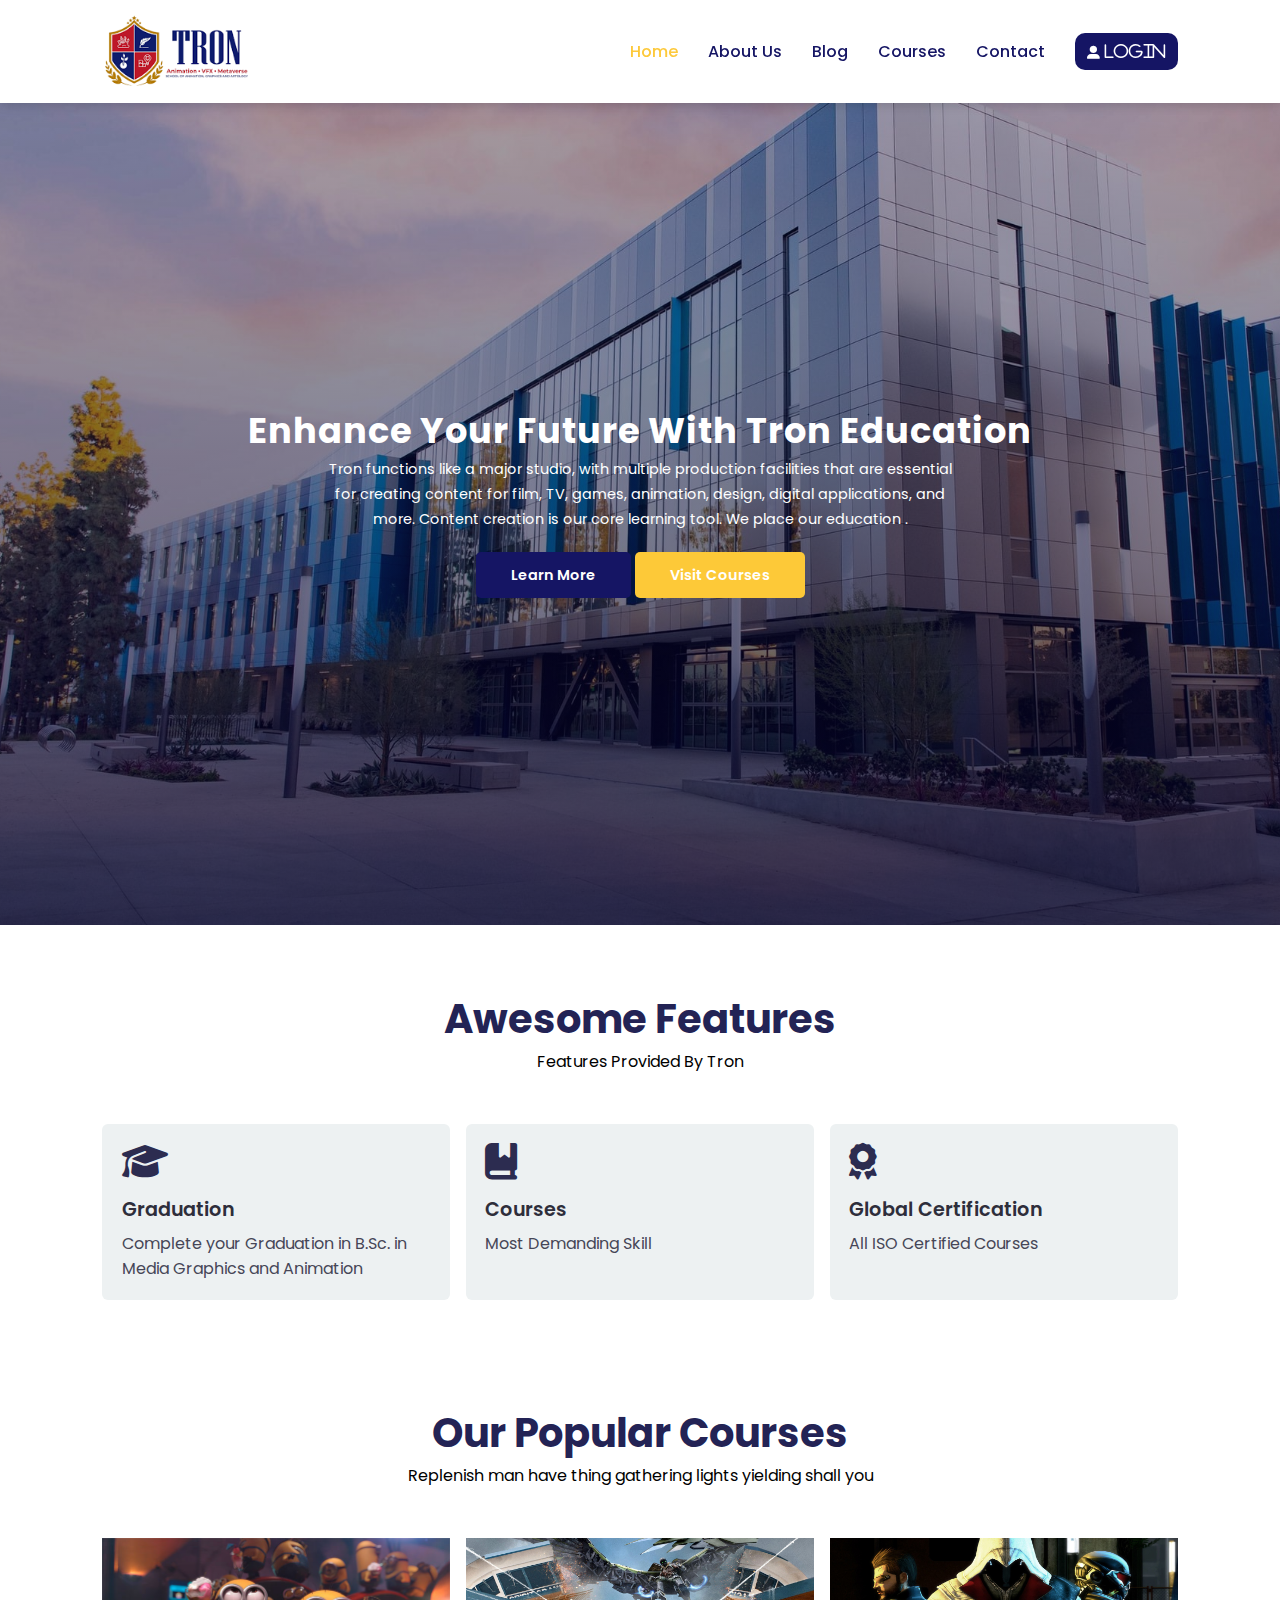
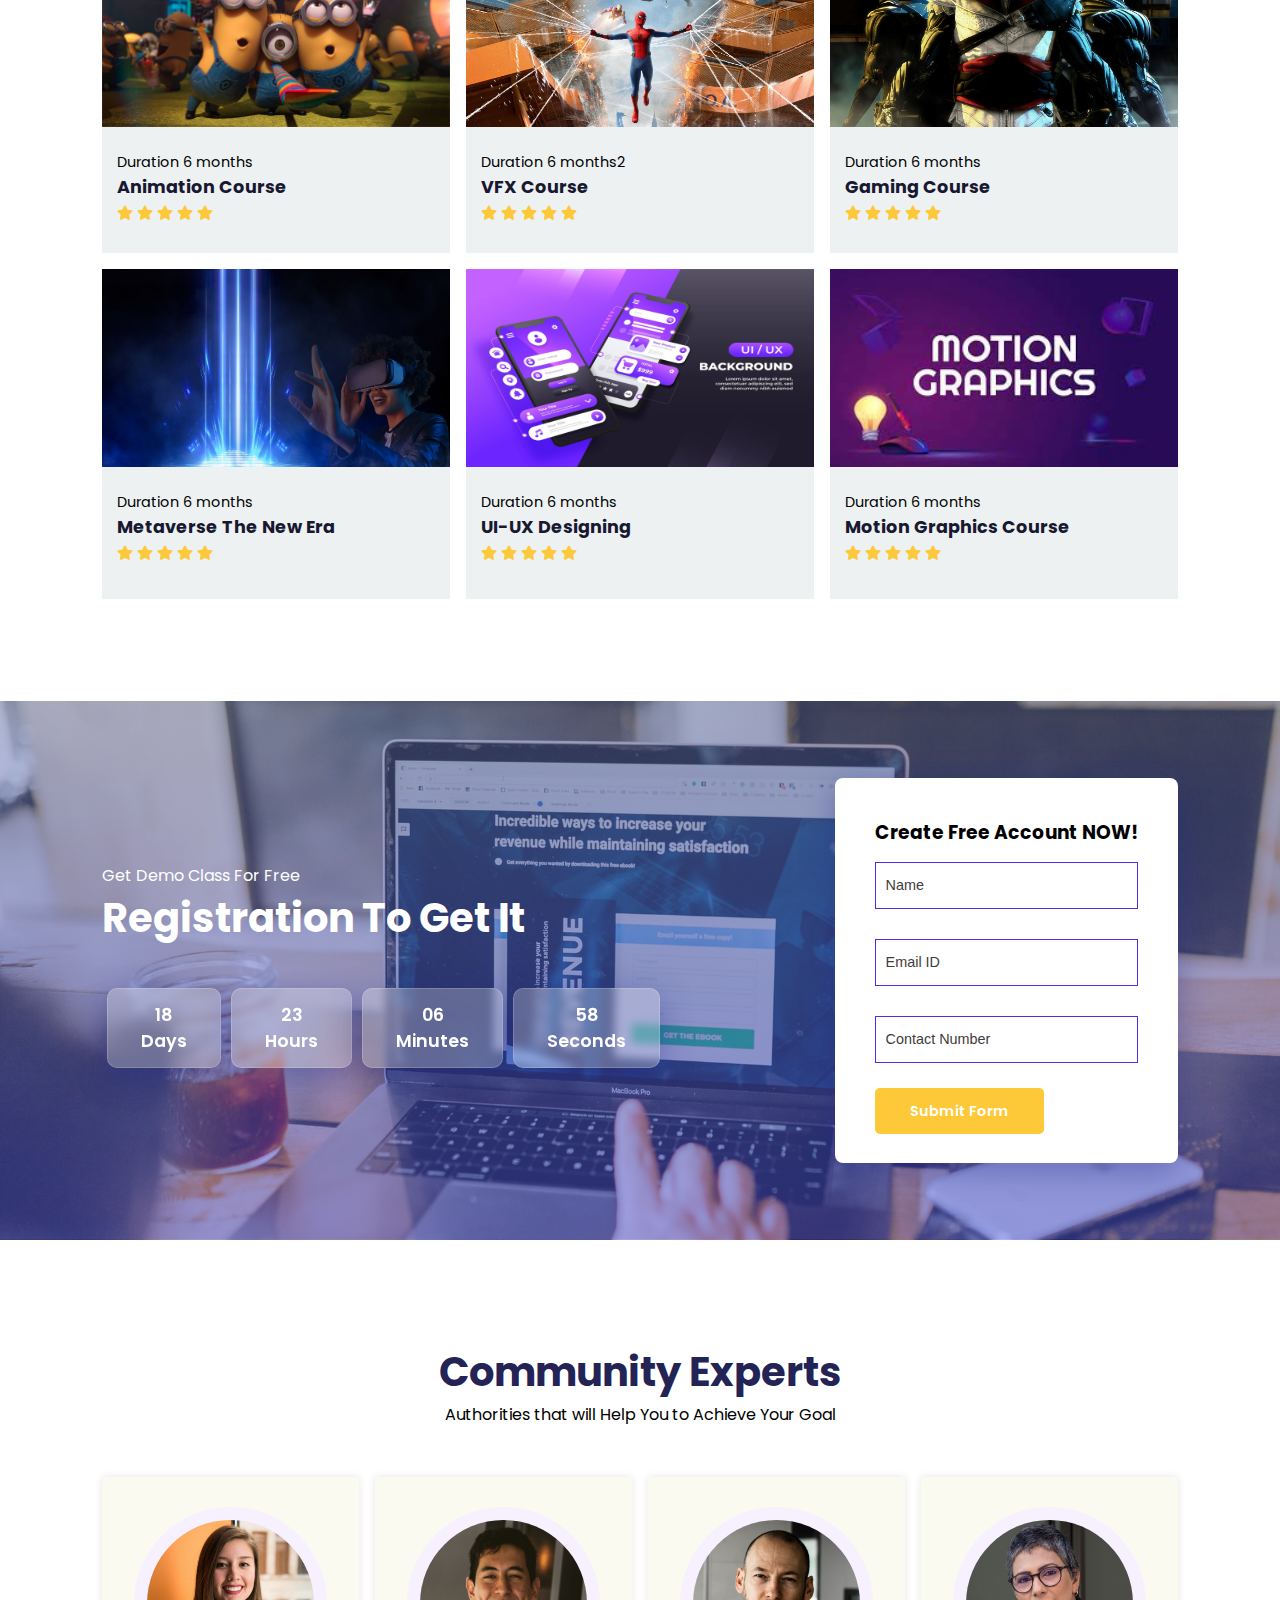
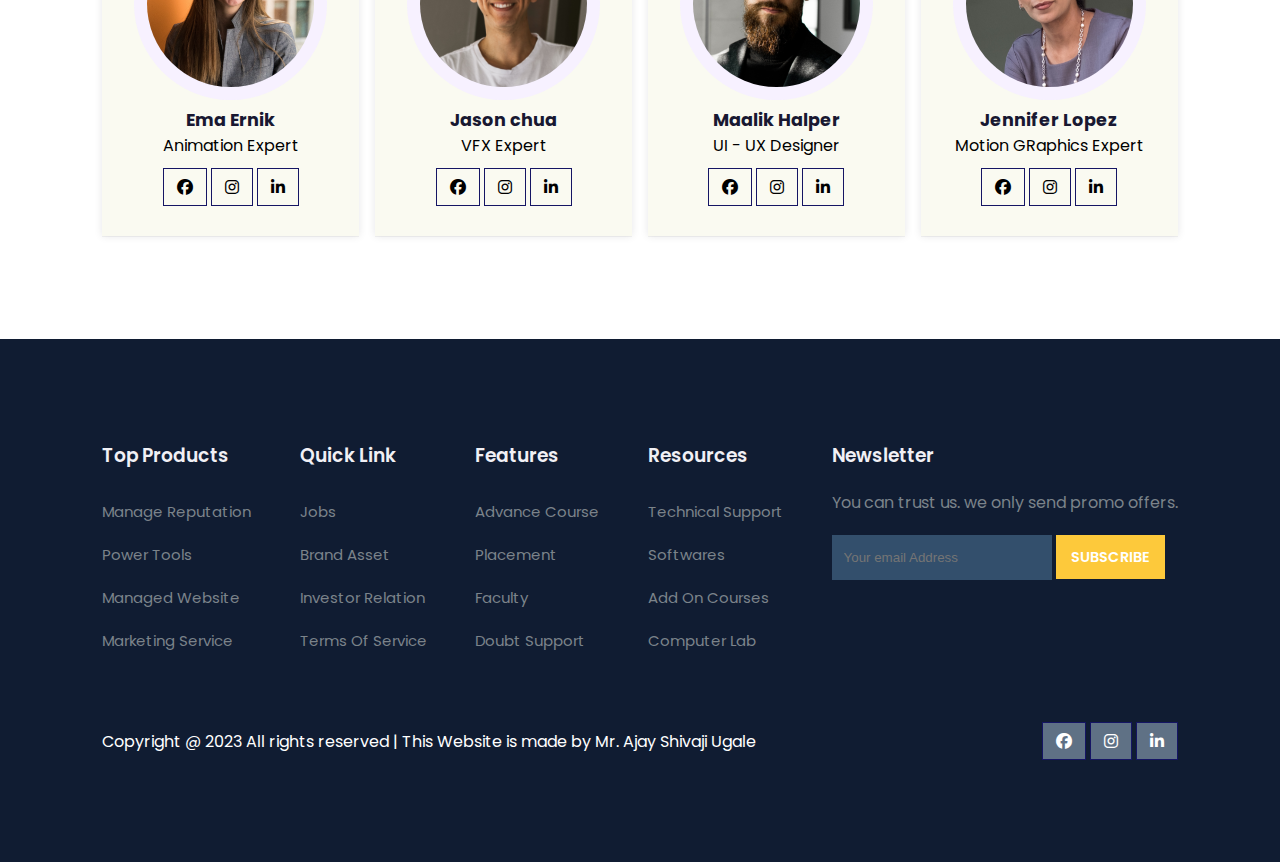
<file: Tron Education/index.html>
<!DOCTYPE html>
<html lang="en">

<head>
    <meta charset="UTF-8">
    <meta name="viewport" content="width=device-width, initial-scale=1.0">
    <title>Tron Education</title>
    <link rel="icon" type="image/x-icon" href="/Tron Education/assets/img/img-login.svg">
    <!-- font Awesome  -->
    <link rel="stylesheet" href="https://cdnjs.cloudflare.com/ajax/libs/font-awesome/6.1.1/css/all.min.css" />

    <!-- External CSS -->
    <link rel="stylesheet" href="style.css">

    <!-- CDN link -->
    <script src="https://code.jquery.com/jquery-3.6.0.min.js" integrity="sha256-/xUj+3OJU5yExlq6GSYGSHk7tPXikynS7ogEvDej/m4=" crossorigin="anonymous"></script>
</head>

<body>
    <!-- Navigation start -->
    <nav>
        <img src="img/tron1.0.png" class="logo" alt="">

        <div class="navigation">
            <ul>
                <i id="menu-close" e class="fas fa-times"></i>
                <li><a href="index.html" class="active">Home</a></li>
                <li><a href="#" onclick="valid()">About Us</a></li>
                <li><a href="#" onclick="valid()">Blog</a></li>
                <li><a href="#" onclick="valid()">Courses</a></li>
                <li><a href="#" onclick="valid()">Contact</a></li>

                <li><button class="btn1"><i class="fas fa-user-alt" ><a style="color: white;" href="login-page.html" > Login </a> </i>  </button></li>



        </div>
        </li>
        </ul>

        <img src="img/menu.png" id="menu-btn" alt="">
        </div>
    </nav>
    <!-- Navigation ends -->

    x
    <!-- home-->
    <section id="home">
        <h2>
            Enhance Your Future With Tron Education
        </h2>
        <p>
            Tron functions like a major studio, with multiple production facilities that are essential for creating content for film, TV, games, animation, design, digital applications, and more. Content creation is our core learning tool. We place our education
            .

        </p>
        <div class="btn">
            <a href="# " onclick="valid()" class="blue">Learn More</a>
            <a href="#" onclick="valid()" class="yellow">Visit Courses</a>
        </div>
    </section>
    <!-- end-->


    <!-- Features  -->
    <section id="features">
        <h1>Awesome Features</h1>
        <p>Features Provided By Tron </p>

        <div class="fea-base">
            <div class="fea-box">
                <i class="fas fa-graduation-cap"></i>
                <h3>Graduation</h3>
                <p>Complete your Graduation in B.Sc. in Media Graphics and Animation
                </p>
            </div>

            <div class="fea-box">
                <i class="fa-solid fa-book-bookmark"></i>
                <h3>Courses</h3>
                <p>
                    Most Demanding Skill
                </p>
            </div>

            <div class="fea-box">
                <i class="fas fa-award"></i>
                <h3>Global Certification</h3>
                <p>
                    All ISO Certified Courses
                </p>
            </div>
        </div>
    </section>
    <!-- Features section ends  -->


    <!-- Courses  -->
    <section id="course">
        <h1>Our Popular Courses</h1>
        <p>Replenish man have thing gathering lights yielding shall you</p>

        <div class="course-box">
            <div class="courses">
                <a href="" onclick="valid()"> <img src="img/Animation.jpg" alt=""></a>
                <div class="details">
                    <span>Duration 6 months</span>
                    <h6>Animation Course</h6>

                    <div class="star">
                        <i class="fa-solid fa-star"></i>
                        <i class="fa-solid fa-star"></i>
                        <i class="fa-solid fa-star"></i>
                        <i class="fa-solid fa-star"></i>
                        <i class="fa-solid fa-star"></i>


                    </div>
                </div>

            </div>

            <div class="courses">
                <a href="" onclick="valid()"> <img src="img/vfx.jpg" alt=""></a>
                <div class="details">
                    <span>Duration 6 months2</span>
                    <h6>VFX Course</h6>

                    <div class="star">
                        <i class="fa-solid fa-star"></i>
                        <i class="fa-solid fa-star"></i>
                        <i class="fa-solid fa-star"></i>
                        <i class="fa-solid fa-star"></i>
                        <i class="fa-solid fa-star"></i>


                    </div>
                </div>

            </div>

            <div class="courses">
                <a href="" onclick="valid()"> <img src="img/Gaming.jpg" alt=""></a>
                <div class="details">
                    <span>Duration 6 months</span>
                    <h6>Gaming Course</h6>

                    <div class="star">
                        <i class="fa-solid fa-star"></i>
                        <i class="fa-solid fa-star"></i>
                        <i class="fa-solid fa-star"></i>
                        <i class="fa-solid fa-star"></i>
                        <i class="fa-solid fa-star"></i>


                    </div>
                </div>

            </div>

            <div class="courses">
                <a href="" onclick="valid()"> <img src="img/Metaverse.jpg" alt=""></a>
                <div class="details">
                    <span>Duration 6 months</span>
                    <h6>Metaverse The New Era</h6>

                    <div class="star">
                        <i class="fa-solid fa-star"></i>
                        <i class="fa-solid fa-star"></i>
                        <i class="fa-solid fa-star"></i>
                        <i class="fa-solid fa-star"></i>
                        <i class="fa-solid fa-star"></i>


                    </div>
                </div>

            </div>

            <div class="courses">
                <a href="" onclick="valid()"> <img src="img/UI-Ux.jpg" alt=""></a>
                <div class="details">
                    <span>Duration 6 months</span>
                    <h6>UI-UX Designing</h6>

                    <div class="star">
                        <i class="fa-solid fa-star"></i>
                        <i class="fa-solid fa-star"></i>
                        <i class="fa-solid fa-star"></i>
                        <i class="fa-solid fa-star"></i>
                        <i class="fa-solid fa-star"></i>


                    </div>
                </div>

            </div>

            <div class="courses">
                <a href="" onclick="valid()"> <img src="img/Motion Graphics.jpg" alt=""></a>
                <div class="details">
                    <span>Duration 6 months</span>
                    <h6>Motion Graphics Course</h6>

                    <div class="star">
                        <i class="fa-solid fa-star"></i>
                        <i class="fa-solid fa-star"></i>
                        <i class="fa-solid fa-star"></i>
                        <i class="fa-solid fa-star"></i>
                        <i class="fa-solid fa-star"></i>


                    </div>
                </div>

            </div>
        </div>
    </section>
    <!-- Courses section  -->


    <!-- Registration  -->
    <section id="registration">
        <div class="reminder">
            <p>Get Demo Class For Free</p>
            <h1>Registration To Get It</h1>

            <div class="time">
                <div class="date">18 <br> Days</div>
                <div class="date">23 <br> Hours</div>
                <div class="date">06 <br> Minutes</div>
                <div class="date">58 <br> Seconds</div>
            </div>
        </div>

        <div class="form">
            <h3>Create Free Account NOW!</h3>

            <input type="text" placeholder="Name" name="" id="">
            <input type="email" placeholder="Email ID" name="" id="">
            <input type="text" placeholder="Contact Number" name="" id="">

            <div class="btn">
                <a href="#" class="yellow">Submit Form</a>
            </div>
        </div>
    </section>
    <!-- Registration  -->


    <!-- Experts section  -->
    <section id="experts">
        <h1>Community Experts</h1>
        <p>Authorities that will Help You to Achieve Your Goal</p>
        <div class="expert-box">
            <div class="profile">
                <img src="img/pro1.webp" alt="">
                <h6>Ema Ernik</h6>
                <p>Animation Expert</p>
                <div class="pro-links">
                    <i class="fab fa-facebook"></i>
                    <i class="fab fa-instagram"></i>
                    <i class="fab fa-linkedin-in"></i>
                </div>
            </div>

            <div class="profile">
                <img src="img/pro2.webp" alt="">
                <h6>Jason chua</h6>
                <p>VFX Expert</p>
                <div class="pro-links">
                    <i class="fab fa-facebook"></i>
                    <i class="fab fa-instagram"></i>
                    <i class="fab fa-linkedin-in"></i>
                </div>
            </div>

            <div class="profile">
                <img src="img/pro3.webp" alt="">
                <h6>Maalik Halper</h6>
                <p>UI - UX Designer</p>
                <div class="pro-links">
                    <i class="fab fa-facebook"></i>
                    <i class="fab fa-instagram"></i>
                    <i class="fab fa-linkedin-in"></i>
                </div>
            </div>

            <div class="profile">
                <img src="img/pro4.webp" alt="">
                <h6>Jennifer Lopez</h6>
                <p>Motion GRaphics Expert</p>
                <div class="pro-links">
                    <i class="fab fa-facebook"></i>
                    <i class="fab fa-instagram"></i>
                    <i class="fab fa-linkedin-in"></i>
                </div>
            </div>
        </div>
    </section>
    <!-- Experts -->

    <!-- Footer  -->
    <footer>
        <div class="footer-col">
            <h3>Top Products</h3>
            <li>Manage Reputation</li>
            <li>Power Tools</li>
            <li>Managed Website</li>
            <li>Marketing Service</li>
        </div>

        <div class="footer-col">
            <h3>Quick Link</h3>
            <li>Jobs</li>
            <li>Brand Asset</li>
            <li>Investor Relation</li>
            <li>Terms Of Service</li>
        </div>

        <div class="footer-col">
            <h3>Features</h3>
            <li>Advance Course</li>
            <li>Placement</li>
            <li>Faculty</li>
            <li>Doubt Support</li>
        </div>

        <div class="footer-col">
            <h3>Resources</h3>
            <li>Technical Support</li>
            <li>Softwares</li>
            <li>Add On Courses</li>
            <li>Computer Lab</li>
        </div>

        <div class="footer-col">
            <h3>Newsletter</h3>
            <p>You can trust us. we only send promo offers.</p>

            <div class="subscribe">
                <input type="email" placeholder="Your email Address">
                <a href="#" class="yellow">SUBSCRIBE</a>
            </div>
        </div>

        <div class="copyright">
            <p>
                Copyright @ 2023 All rights reserved | This Website is made by Mr. Ajay Shivaji Ugale
            </p>
            <div class="pro-links">
                <i class="fab fa-facebook"></i>
                <i class="fab fa-instagram"></i>
                <i class="fab fa-linkedin-in"></i>
            </div>
        </div>
    </footer>
    <!-- Footer section ends from here -->
    <script src="login.js"></script>

    <script>
        // Show menu links on burger click
        $('#menu-btn').click(function() {
            $('nav .navigation ul').addClass('active')
        });

        // Hide navbar on click function
        $('#menu-close').click(function() {
            $('nav .navigation ul').removeClass('active')
        });
    </script>
</body>

</html>
</file>
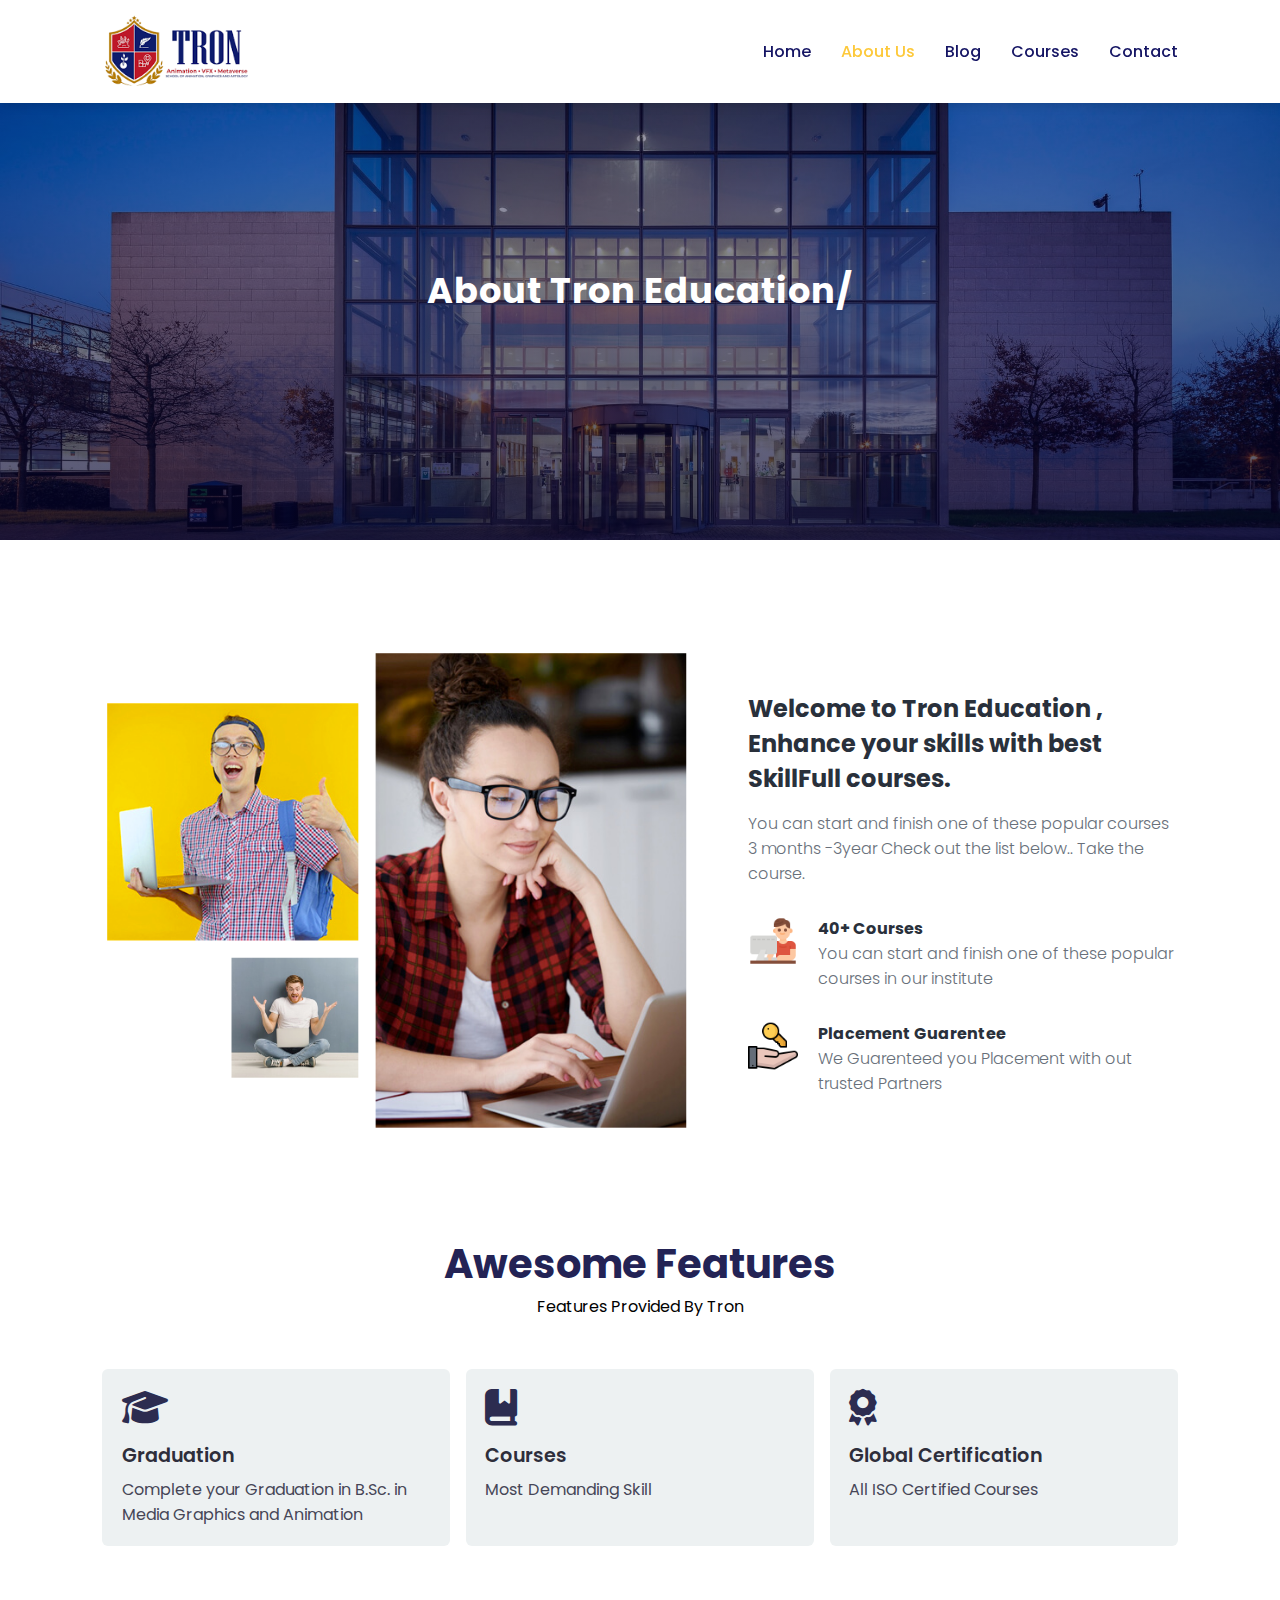
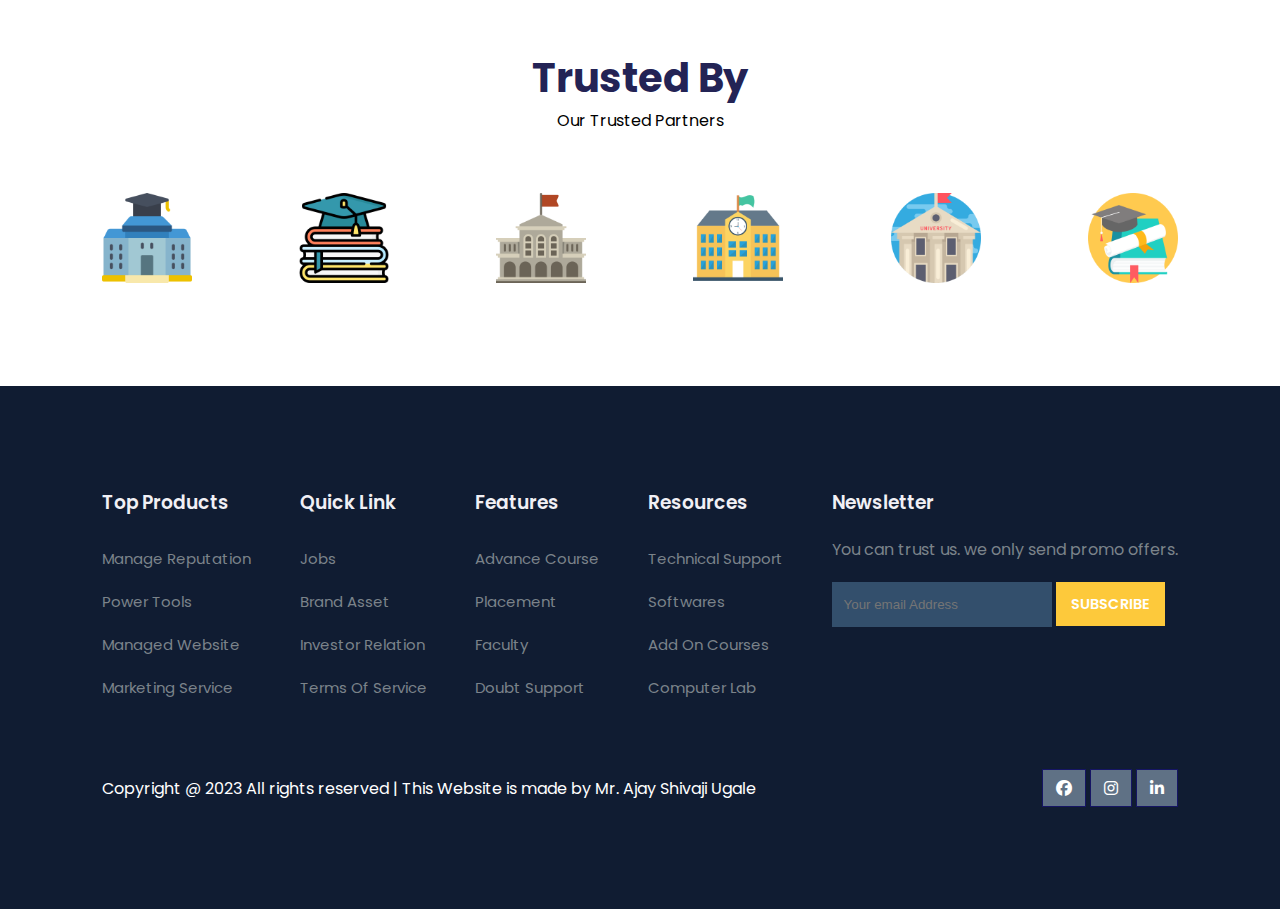
<file: Tron Education/about.html>
<!DOCTYPE html>
<html lang="en">

<head>
    <meta charset="UTF-8">
    <meta name="viewport" content="width=device-width, initial-scale=1.0">
    <title>Education Website Template</title>

    <!-- font Awesome CDN link -->
    <link rel="stylesheet" href="https://cdnjs.cloudflare.com/ajax/libs/font-awesome/6.1.1/css/all.min.css" />

    <!-- External CSS -->
    <link rel="stylesheet" href="style.css">
    <link rel="stylesheet" href="about.css">

    <!-- JQuery CDN link -->
    <script src="https://code.jquery.com/jquery-3.6.0.min.js" integrity="sha256-/xUj+3OJU5yExlq6GSYGSHk7tPXikynS7ogEvDej/m4=" crossorigin="anonymous"></script>
</head>

<body>
    <!-- Navigation start -->
    <nav>
        <img src="img/tron1.0.png" class="logo" alt="">

        <div class="navigation">
            <ul>
                <i id="menu-close" class="fas fa-times"></i>
                <li><a href="index2.html">Home</a></li>
                <li><a href="about.html" class="active">About Us</a></li>
                <li><a href="blog.html">Blog</a></li>
                <li><a href="courses.html">Courses</a></li>
                <li><a href="contact.html">Contact</a></li>
            </ul>

            <img src="img/menu.png" id="menu-btn" alt="">
        </div>
    </nav>
    <!-- Navigation ends -->


    <!-- Hero section starts from here -->
    <section id="about-home">
        <h2>
            About Tron Education/
        </h2>
    </section>
    <!-- Hero section ends from here -->


    <!-- About section starts from here -->
    <section id="about-container">
        <div class="about-img">
            <img src="img/a.png" alt="">
        </div>
        <div class="about-text">
            <h2>
                Welcome to Tron Education , Enhance your skills with best SkillFull courses.
            </h2>
            <p>
                You can start and finish one of these popular courses 3 months -3year Check out the list below.. Take the course.
            </p>

            <div class="about-fe">
                <img src="img/fe1.png" alt="">
                <div class="fe-text">
                    <h5>40+ Courses</h5>
                    <p>
                        You can start and finish one of these popular courses in our institute
                    </p>
                </div>
            </div>
            <div class="about-fe">
                <img src="img/fe2.png" alt="">
                <div class="fe-text">
                    <h5>Placement Guarentee</h5>
                    <p>
                        We Guarenteed you Placement with out trusted Partners
                    </p>
                </div>
            </div>
        </div>
    </section>
    <!-- About section ends from here -->


    <!-- Features section starts from here -->
    <section id="features">
        <h1>Awesome Features</h1>
        <p>Features Provided By Tron </p>

        <div class="fea-base">
            <div class="fea-box">
                <i class="fas fa-graduation-cap"></i>
                <h3>Graduation</h3>
                <p>Complete your Graduation in B.Sc. in Media Graphics and Animation
                </p>
            </div>

            <div class="fea-box">
                <i class="fa-solid fa-book-bookmark"></i>
                <h3>Courses</h3>
                <p>
                    Most Demanding Skill
                </p>
            </div>

            <div class="fea-box">
                <i class="fas fa-award"></i>
                <h3>Global Certification</h3>
                <p>
                    All ISO Certified Courses
                </p>
            </div>
        </div>
    </section>
    <!-- Features section ends from here -->


    <!-- Trust section starts from here -->
    <section id="trust">
        <h1>Trusted By</h1>
        <p>Our Trusted Partners</p>
        <div class="trust-img">
            <img src="img/trust (1).png" alt="">
            <img src="img/trust (2).png" alt="">
            <img src="img/trust (3).png" alt="">
            <img src="img/trust (4).png" alt="">
            <img src="img/trust (5).png" alt="">
            <img src="img/trust (6).png" alt="">
        </div>
    </section>
    <!-- Trust section ends from here -->


    <!-- Footer section starts from here -->
    <footer>
        <div class="footer-col">
            <h3>Top Products</h3>
            <li>Manage Reputation</li>
            <li>Power Tools</li>
            <li>Managed Website</li>
            <li>Marketing Service</li>
        </div>

        <div class="footer-col">
            <h3>Quick Link</h3>
            <li>Jobs</li>
            <li>Brand Asset</li>
            <li>Investor Relation</li>
            <li>Terms Of Service</li>
        </div>

        <div class="footer-col">
            <h3>Features</h3>
            <li>Advance Course</li>
            <li>Placement</li>
            <li>Faculty</li>
            <li>Doubt Support</li>
        </div>

        <div class="footer-col">
            <h3>Resources</h3>
            <li>Technical Support</li>
            <li>Softwares</li>
            <li>Add On Courses</li>
            <li>Computer Lab</li>
        </div>

        <div class="footer-col">
            <h3>Newsletter</h3>
            <p>You can trust us. we only send promo offers.</p>

            <div class="subscribe">
                <input type="email" placeholder="Your email Address">
                <a href="#" class="yellow">SUBSCRIBE</a>
            </div>
        </div>

        <div class="copyright">
            <p>
                Copyright @ 2023 All rights reserved | This Website is made by Mr. Ajay Shivaji Ugale
            </p>
            <div class="pro-links">
                <i class="fab fa-facebook"></i>
                <i class="fab fa-instagram"></i>
                <i class="fab fa-linkedin-in"></i>
            </div>
        </div>
    </footer>
    <!-- Footer section ends from here -->

    <script>
        // Show menu links on burger click
        $('#menu-btn').click(function() {
            $('nav .navigation ul').addClass('active')
        });

        // Hide navbar on click function
        $('#menu-close').click(function() {
            $('nav .navigation ul').removeClass('active')
        });
    </script>
</body>

</html>
</file>
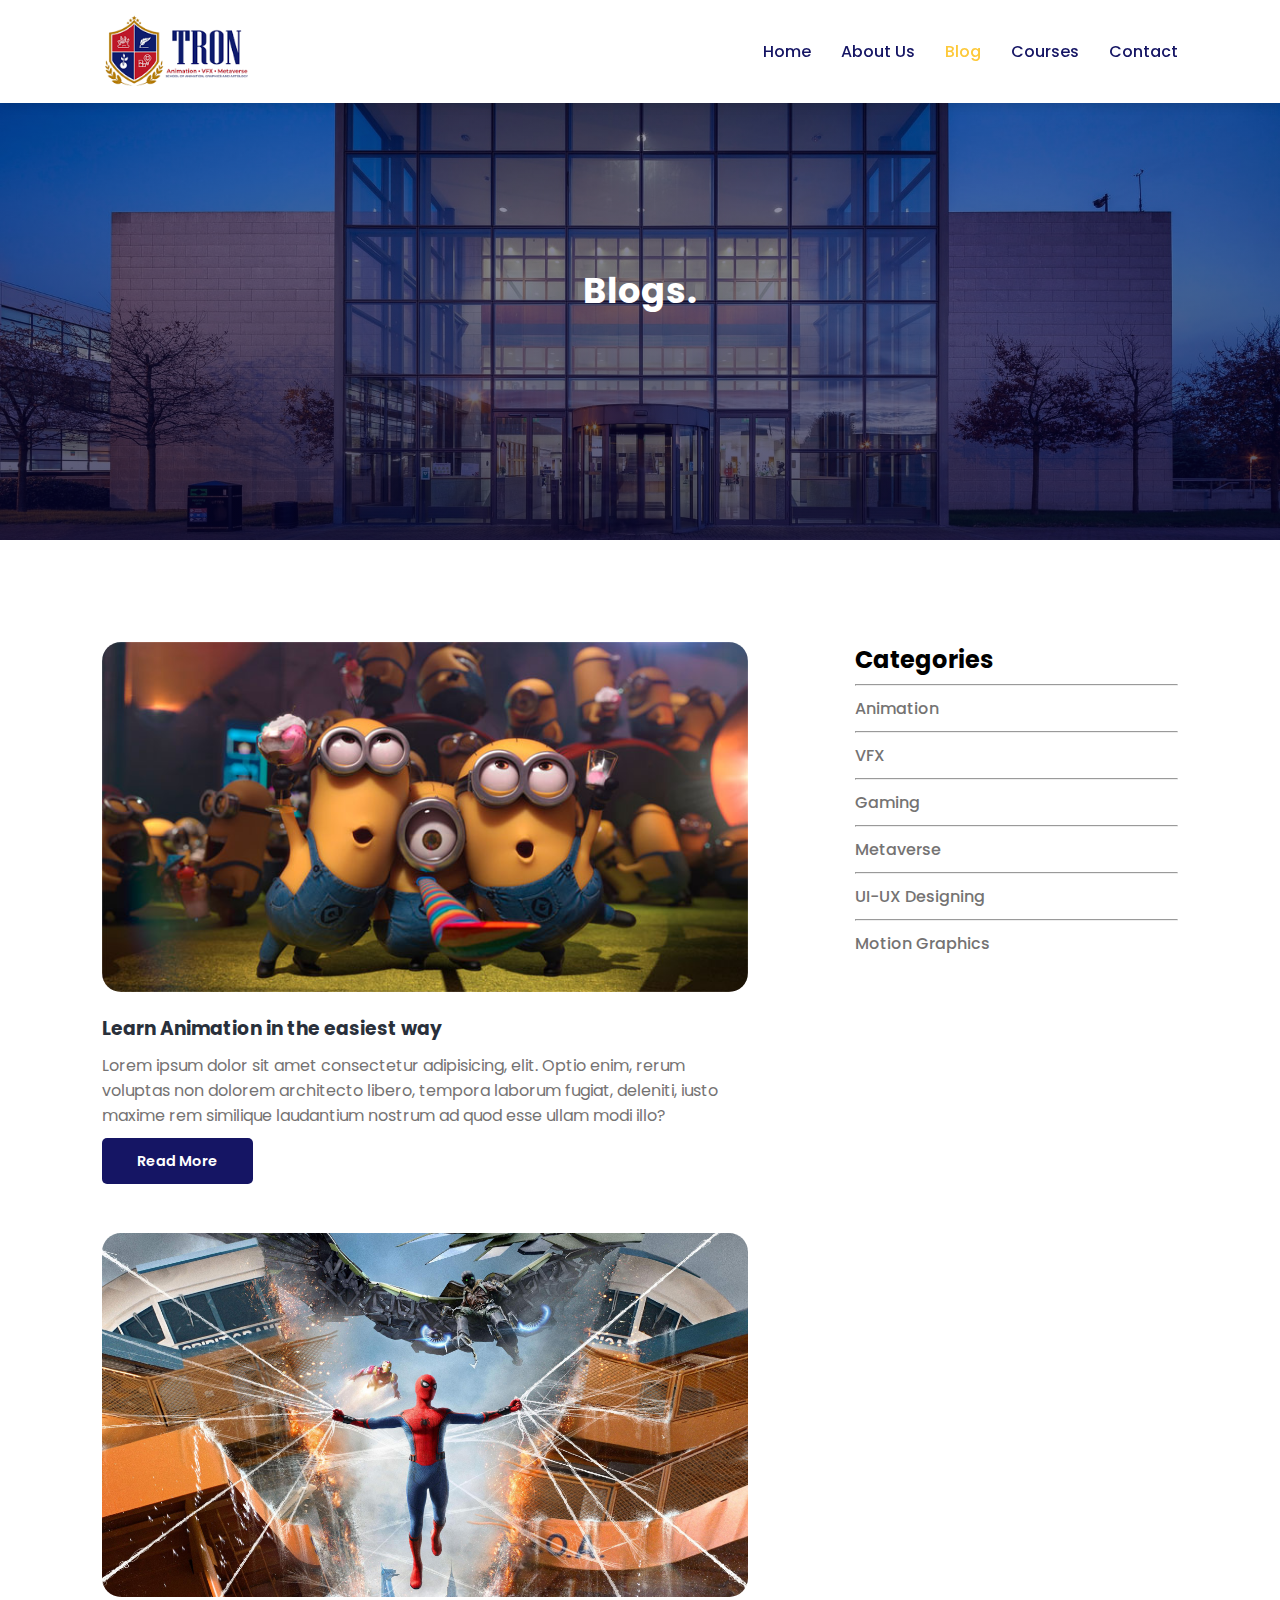
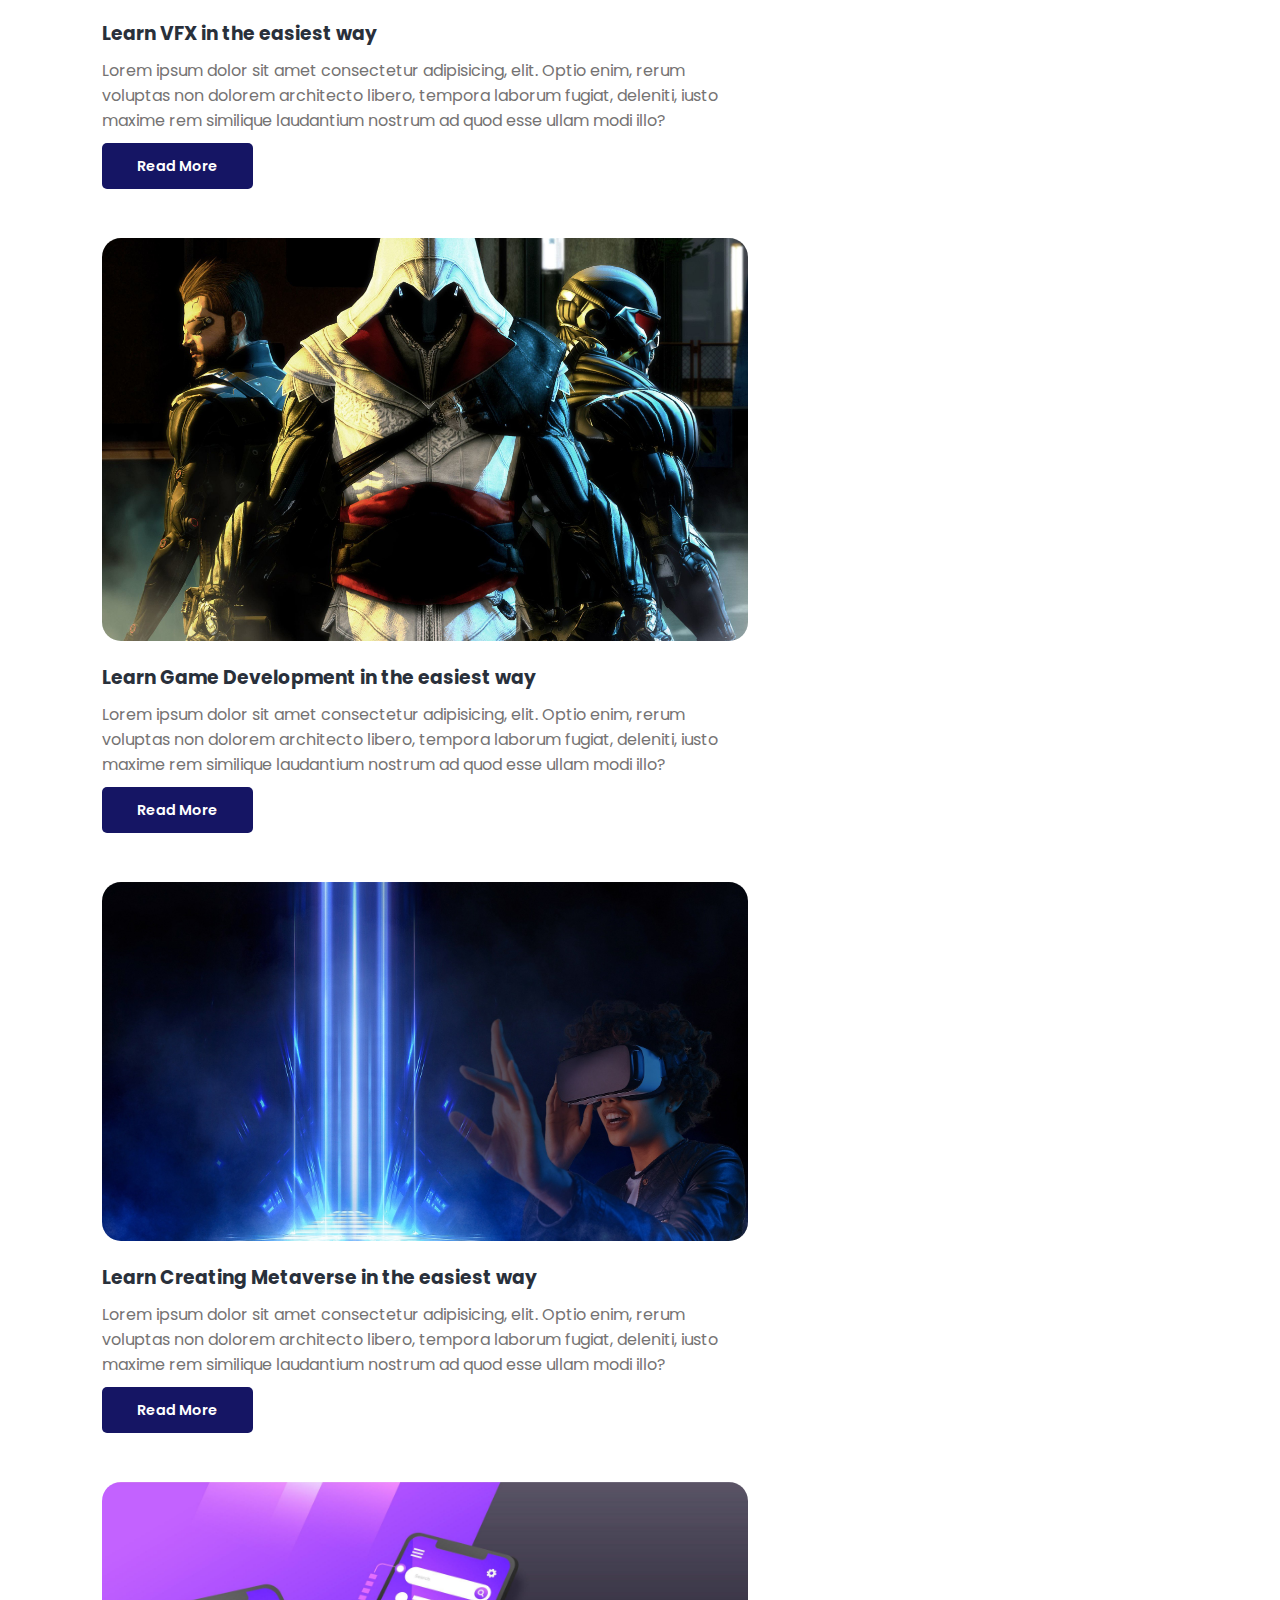
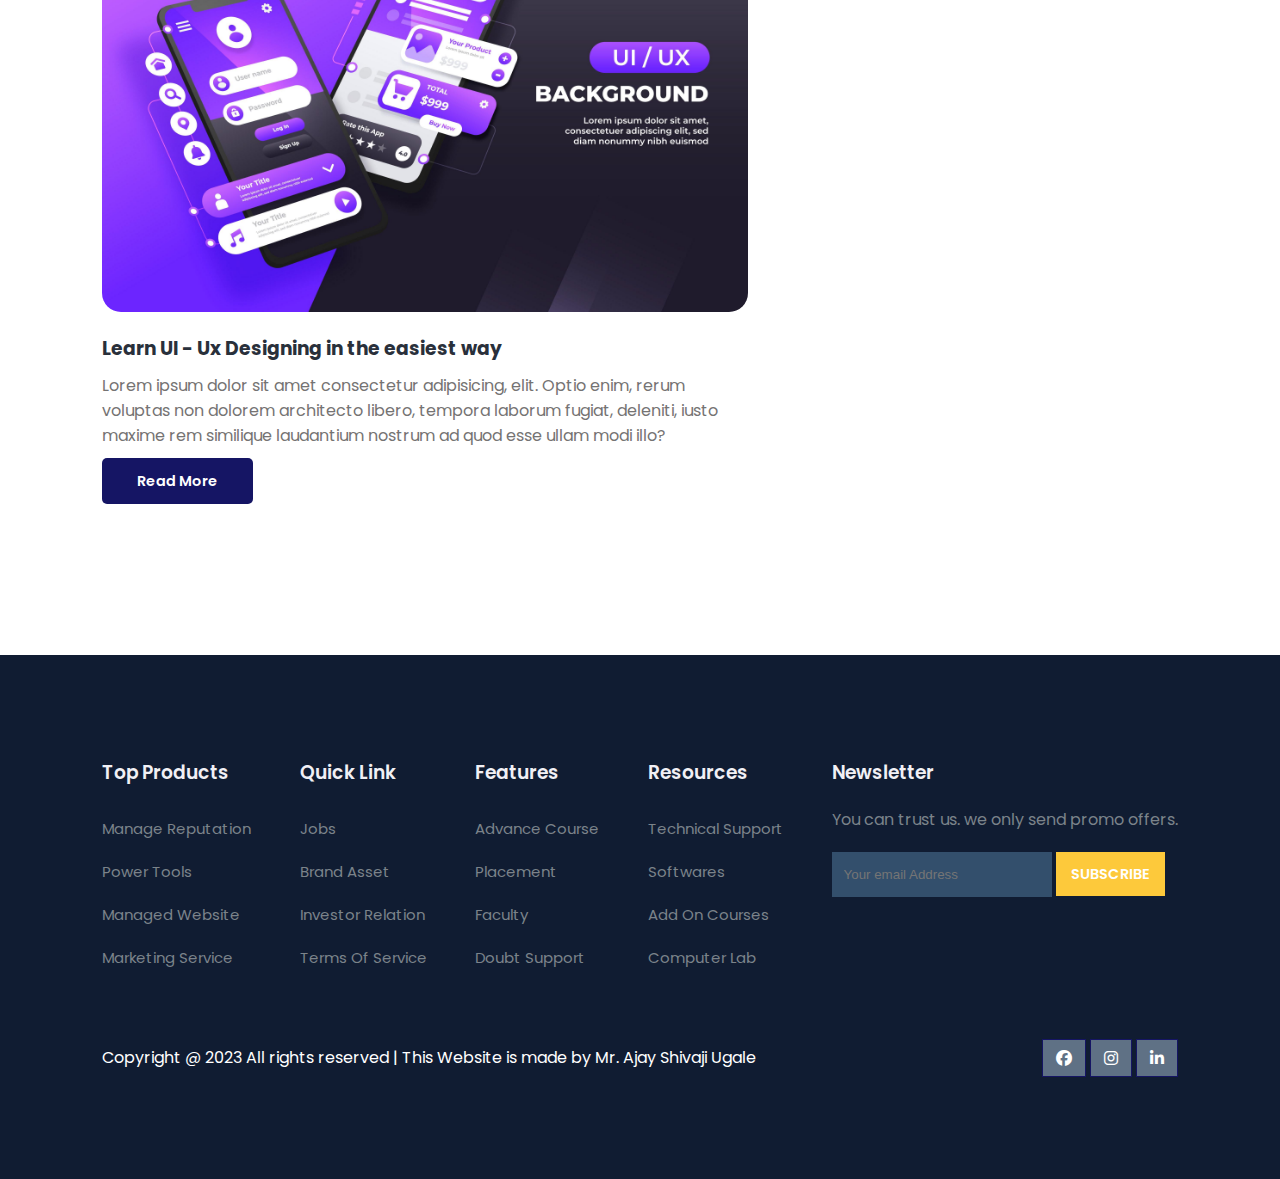
<file: Tron Education/blog.html>
<!DOCTYPE html>
<html lang="en">

<head>
    <meta charset="UTF-8">
    <meta name="viewport" content="width=device-width, initial-scale=1.0">
    <title>Blogs</title>

    <!-- font Awesome CDN link -->
    <link rel="stylesheet" href="https://cdnjs.cloudflare.com/ajax/libs/font-awesome/6.1.1/css/all.min.css" />

    <!-- External CSS -->
    <link rel="stylesheet" href="style.css">
    <link rel="stylesheet" href="about.css">
    <link rel="stylesheet" href="blog.css">

    <!-- JQuery CDN link -->
    <script src="https://code.jquery.com/jquery-3.6.0.min.js" integrity="sha256-/xUj+3OJU5yExlq6GSYGSHk7tPXikynS7ogEvDej/m4=" crossorigin="anonymous"></script>
</head>

<body>
    <!-- Navigation start -->
    <nav>
        <img src="img/tron1.0.png" class="logo" alt="">

        <div class="navigation">
            <ul>
                <i id="menu-close" class="fas fa-times"></i>
                <li><a href="index2.html">Home</a></li>
                <li><a href="about.html">About Us</a></li>
                <li><a href="blog.html" class="active">Blog</a></li>
                <li><a href="courses.html">Courses</a></li>
                <li><a href="contact.html">Contact</a></li>
            </ul>

            <img src="img/menu.png" id="menu-btn" alt="">
        </div>
    </nav>
    <!-- Navigation ends -->


    <!-- Hero section starts from here -->
    <section id="about-home">
        <h2>
            Blogs.
        </h2>
    </section>
    <!-- Hero section ends from here -->


    <!-- Blog container starts from here -->
    <section id="blog-container">
        <div class="blogs">
            <div class="post">
                <img src="img/Animation.jpg" alt="">
                <h3>Learn Animation in the easiest way</h3>
                <p>
                    Lorem ipsum dolor sit amet consectetur adipisicing, elit. Optio enim, rerum voluptas non dolorem architecto libero, tempora laborum fugiat, deleniti, iusto maxime rem similique laudantium nostrum ad quod esse ullam modi illo?
                </p>
                <a href="post.html">Read More</a>
            </div>

            <div class="post">
                <img src="img/vfx.jpg" alt="">
                <h3>Learn VFX in the easiest way</h3>
                <p>
                    Lorem ipsum dolor sit amet consectetur adipisicing, elit. Optio enim, rerum voluptas non dolorem architecto libero, tempora laborum fugiat, deleniti, iusto maxime rem similique laudantium nostrum ad quod esse ullam modi illo?
                </p>
                <a href="post.html">Read More</a>
            </div>

            <div class="post">
                <img src="img/Gaming.jpg" alt="">
                <h3>Learn Game Development in the easiest way</h3>
                <p>
                    Lorem ipsum dolor sit amet consectetur adipisicing, elit. Optio enim, rerum voluptas non dolorem architecto libero, tempora laborum fugiat, deleniti, iusto maxime rem similique laudantium nostrum ad quod esse ullam modi illo?
                </p>
                <a href="post.html">Read More</a>
            </div>

            <div class="post">
                <img src="img/Metaverse.jpg" alt="">
                <h3>Learn Creating Metaverse in the easiest way</h3>
                <p>
                    Lorem ipsum dolor sit amet consectetur adipisicing, elit. Optio enim, rerum voluptas non dolorem architecto libero, tempora laborum fugiat, deleniti, iusto maxime rem similique laudantium nostrum ad quod esse ullam modi illo?
                </p>
                <a href="post.html">Read More</a>
            </div>

            <div class="post">
                <img src="img/UI-Ux.jpg" alt="">
                <h3>Learn UI - Ux Designing in the easiest way</h3>
                <p>
                    Lorem ipsum dolor sit amet consectetur adipisicing, elit. Optio enim, rerum voluptas non dolorem architecto libero, tempora laborum fugiat, deleniti, iusto maxime rem similique laudantium nostrum ad quod esse ullam modi illo?
                </p>
                <a href="post.html">Read More</a>
            </div>
        </div>
        <div class="cate">
            <h2>Categories</h2>
            <hr>
            <a href="course-inner.html">Animation</a>
            <hr>
            <a href="course-inner.html">VFX</a>
            <hr>
            <a href="course-inner.html">Gaming</a>
            <hr>
            <a href="course-inner.html">Metaverse</a>
            <hr>
            <a href="course-inner.html">UI-UX Designing</a>
            <hr>
            <a href="course-inner.html">Motion Graphics</a>
        </div>
    </section>
    <!-- Blog container ends from here -->


    <!-- Footer section starts from here -->
    <footer>
        <div class="footer-col">
            <h3>Top Products</h3>
            <li>Manage Reputation</li>
            <li>Power Tools</li>
            <li>Managed Website</li>
            <li>Marketing Service</li>
        </div>

        <div class="footer-col">
            <h3>Quick Link</h3>
            <li>Jobs</li>
            <li>Brand Asset</li>
            <li>Investor Relation</li>
            <li>Terms Of Service</li>
        </div>

        <div class="footer-col">
            <h3>Features</h3>
            <li>Advance Course</li>
            <li>Placement</li>
            <li>Faculty</li>
            <li>Doubt Support</li>
        </div>

        <div class="footer-col">
            <h3>Resources</h3>
            <li>Technical Support</li>
            <li>Softwares</li>
            <li>Add On Courses</li>
            <li>Computer Lab</li>
        </div>

        <div class="footer-col">
            <h3>Newsletter</h3>
            <p>You can trust us. we only send promo offers.</p>

            <div class="subscribe">
                <input type="email" placeholder="Your email Address">
                <a href="#" class="yellow">SUBSCRIBE</a>
            </div>
        </div>

        <div class="copyright">
            <p>
                Copyright @ 2023 All rights reserved | This Website is made by Mr. Ajay Shivaji Ugale
            </p>
            <div class="pro-links">
                <i class="fab fa-facebook"></i>
                <i class="fab fa-instagram"></i>
                <i class="fab fa-linkedin-in"></i>
            </div>
        </div>
    </footer>
    <!-- Footer section ends from here -->

    <script>
        // Show menu links on burger click
        $('#menu-btn').click(function() {
            $('nav .navigation ul').addClass('active')
        });

        // Hide navbar on click function
        $('#menu-close').click(function() {
            $('nav .navigation ul').removeClass('active')
        });
    </script>
</body>

</html>
</file>
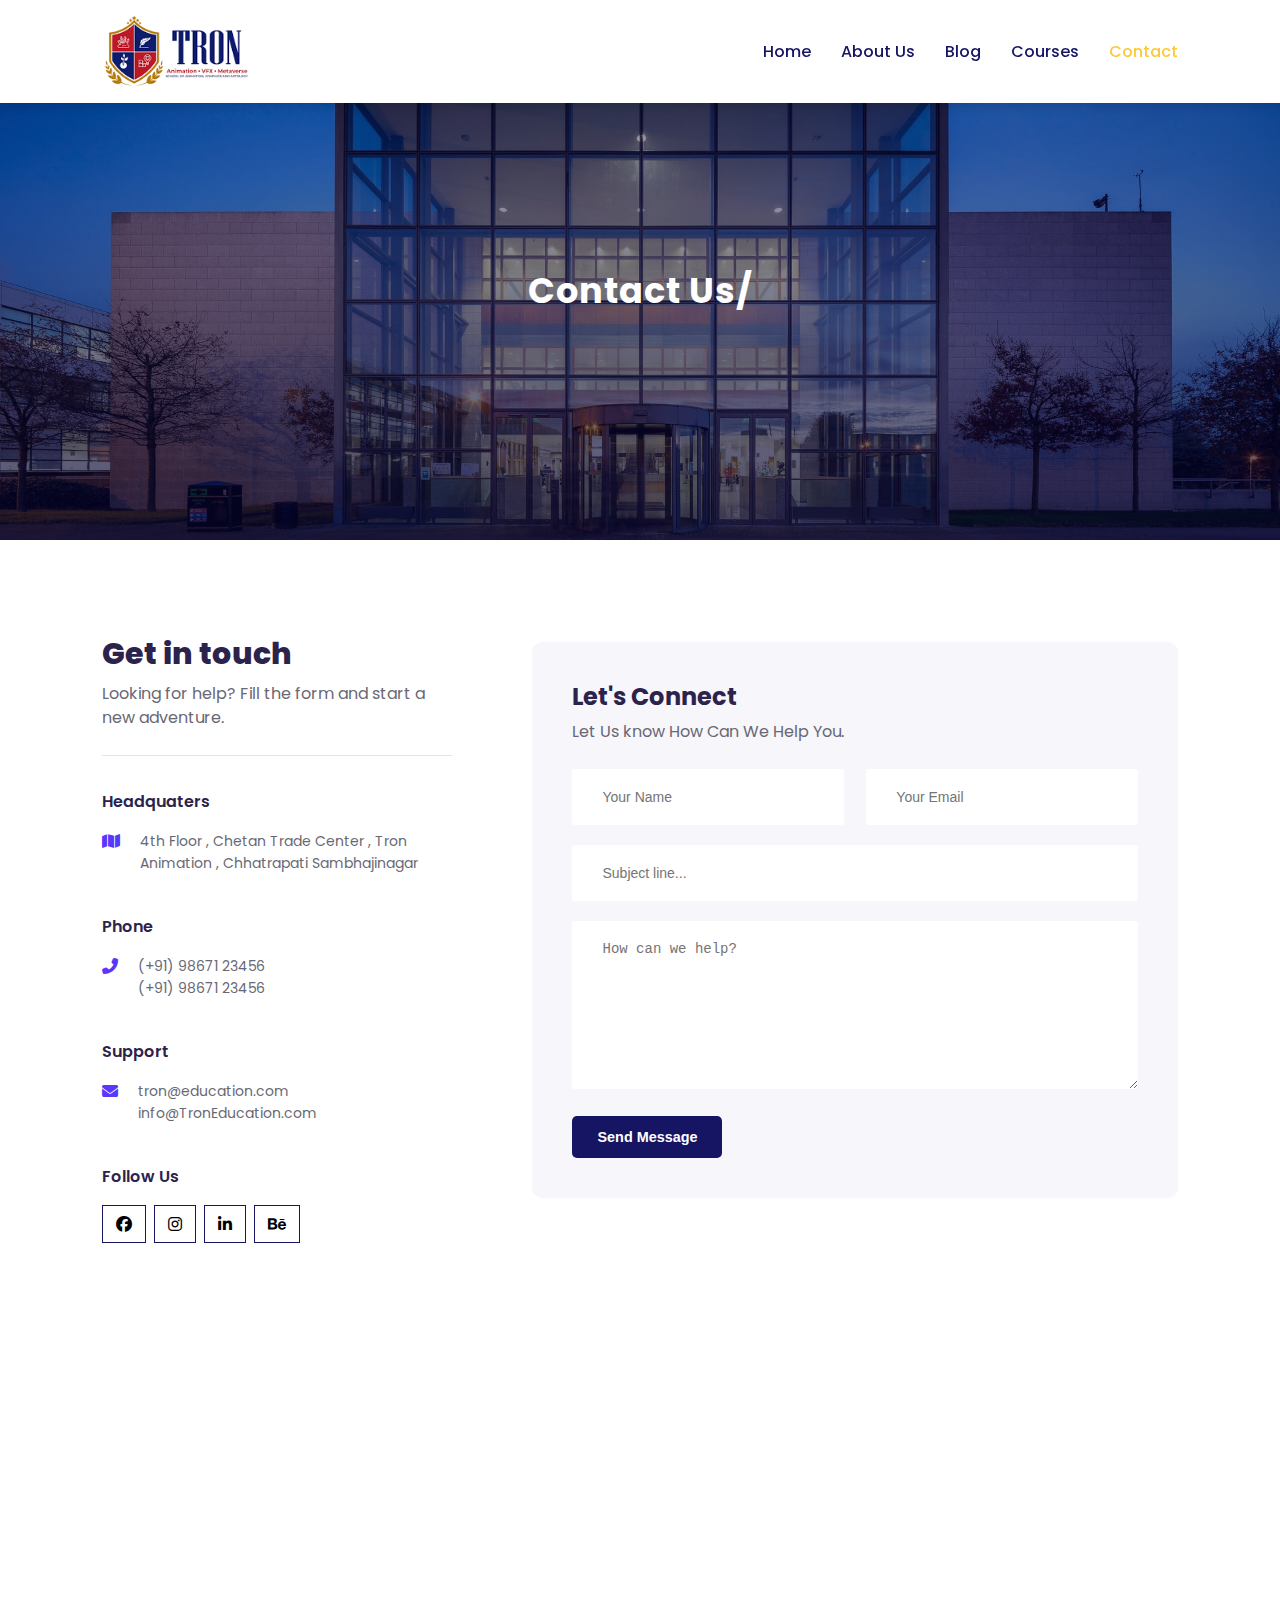
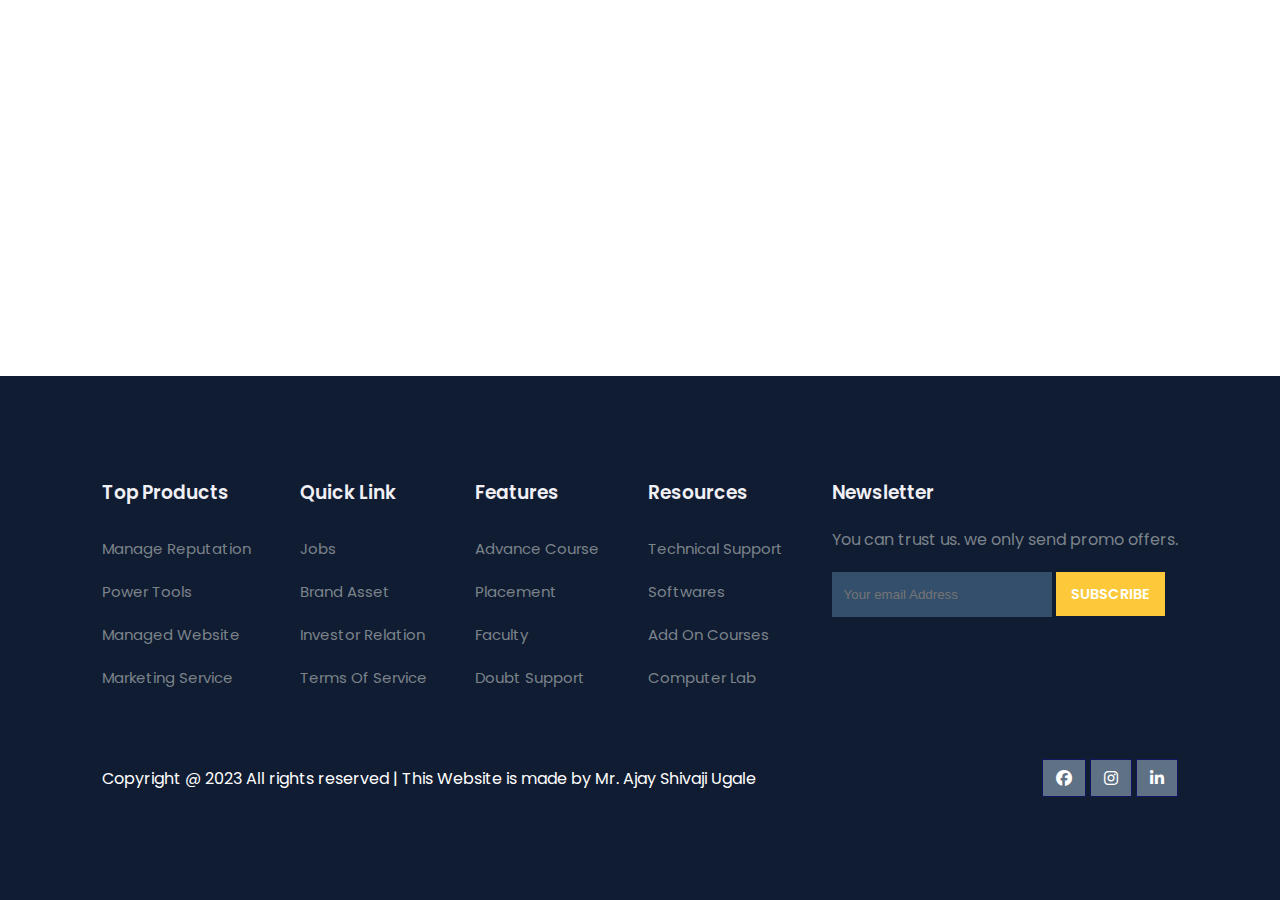
<file: Tron Education/contact.html>
<!DOCTYPE html>
<html lang="en">

<head>
    <meta charset="UTF-8">
    <meta name="viewport" content="width=device-width, initial-scale=1.0">
    <title>Contact Us</title>

    <!-- font Awesome CDN link -->
    <link rel="stylesheet" href="https://cdnjs.cloudflare.com/ajax/libs/font-awesome/6.1.1/css/all.min.css" />

    <!-- External CSS -->
    <link rel="stylesheet" href="style.css">
    <link rel="stylesheet" href="about.css">
    <link rel="stylesheet" href="course-inner.css">
    <link rel="stylesheet" href="contact.css">

    <!-- JQuery CDN link -->
    <script src="https://code.jquery.com/jquery-3.6.0.min.js" integrity="sha256-/xUj+3OJU5yExlq6GSYGSHk7tPXikynS7ogEvDej/m4=" crossorigin="anonymous"></script>
</head>

<body>
    <!-- Navigation start -->
    <nav>
        <img src="img/tron1.0.png" class="logo" alt="">

        <div class="navigation">
            <ul>
                <i id="menu-close" class="fas fa-times"></i>
                <li><a href="index2.html">Home</a></li>
                <li><a href="about.html">About Us</a></li>
                <li><a href="blog.html">Blog</a></li>
                <li><a href="courses.html">Courses</a></li>
                <li><a href="contact.html" class="active">Contact</a></li>
            </ul>

            <img src="img/menu.png" id="menu-btn" alt="">
        </div>
    </nav>
    <!-- Navigation ends -->


    <!-- Hero section starts from here -->
    <section id="about-home">
        <h2>
            Contact Us/
        </h2>
    </section>
    <!-- Hero section ends from here -->


    <section id="contact">
        <div class="getin">
            <h2>Get in touch</h2>
            <p>Looking for help? Fill the form and start a new adventure.</p>

            <div class="getin-details">
                <h3>Headquaters</h3>
                <div>
                    <i class="fa-solid fa-map get"></i>
                    <p>4th Floor , Chetan Trade Center , Tron Animation , Chhatrapati Sambhajinagar</p>
                </div>

                <h3>Phone</h3>
                <div>
                    <i class="fas fa-phone-alt get"></i>
                    <p>(+91) 98671 23456 <br> (+91) 98671 23456</p>
                </div>

                <h3>Support</h3>
                <div>
                    <i class="fa-solid fa-envelope get"></i>
                    <p>tron@education.com <br> info@TronEducation.com </p>
                </div>

                <h3>Follow Us</h3>
                <div class="pro-links">
                    <i class="fab fa-facebook"></i>
                    <i class="fab fa-instagram"></i>
                    <i class="fab fa-linkedin-in"></i>
                    <i class="fab fa-behance"></i>
                </div>
            </div>
        </div>

        <div class="form">
            <h4>Let's Connect</h4>
            <p>Let Us know How Can We Help You.</p>
            <div class="form-row">
                <input type="text" placeholder="Your Name">
                <input type="email" placeholder="Your Email">
            </div>
            <div class="form-col">
                <input type="text" placeholder="Subject line...">
            </div>
            <div class="form-col">
                <textarea name="" id="" cols="30" rows="8" placeholder="How can we help?"></textarea>
            </div>

            <div class="form-col">
                <button>Send Message</button>
            </div>
        </div>
    </section>


    <section id="map">
        <iframe src="https://www.google.com/maps/embed?pb=!1m18!1m12!1m3!1d30711686.029386617!2d64.41853642919325!3d20.009139591170264!2m3!1f0!2f0!3f0!3m2!1i1024!2i768!4f13.1!3m3!1m2!1s0x30635ff06b92b791%3A0xd78c4fa1854213a6!2sIndia!5e0!3m2!1sen!2sin!4v1652012148253!5m2!1sen!2sin"
            style="border:0;" allowfullscreen="" loading="lazy" referrerpolicy="no-referrer-when-downgrade"></iframe>
    </section>


    <!-- Footer section starts from here -->
    <footer>
        <div class="footer-col">
            <h3>Top Products</h3>
            <li>Manage Reputation</li>
            <li>Power Tools</li>
            <li>Managed Website</li>
            <li>Marketing Service</li>
        </div>

        <div class="footer-col">
            <h3>Quick Link</h3>
            <li>Jobs</li>
            <li>Brand Asset</li>
            <li>Investor Relation</li>
            <li>Terms Of Service</li>
        </div>

        <div class="footer-col">
            <h3>Features</h3>
            <li>Advance Course</li>
            <li>Placement</li>
            <li>Faculty</li>
            <li>Doubt Support</li>
        </div>

        <div class="footer-col">
            <h3>Resources</h3>
            <li>Technical Support</li>
            <li>Softwares</li>
            <li>Add On Courses</li>
            <li>Computer Lab</li>
        </div>

        <div class="footer-col">
            <h3>Newsletter</h3>
            <p>You can trust us. we only send promo offers.</p>

            <div class="subscribe">
                <input type="email" placeholder="Your email Address">
                <a href="#" class="yellow">SUBSCRIBE</a>
            </div>
        </div>

        <div class="copyright">
            <p>
                Copyright @ 2023 All rights reserved | This Website is made by Mr. Ajay Shivaji Ugale
            </p>
            <div class="pro-links">
                <i class="fab fa-facebook"></i>
                <i class="fab fa-instagram"></i>
                <i class="fab fa-linkedin-in"></i>
            </div>
        </div>
    </footer>
    <!-- Footer section ends from here -->

    <script>
        // Show menu links on burger click
        $('#menu-btn').click(function() {
            $('nav .navigation ul').addClass('active')
        });

        // Hide navbar on click function
        $('#menu-close').click(function() {
            $('nav .navigation ul').removeClass('active')
        });
    </script>
</body>

</html>
</file>
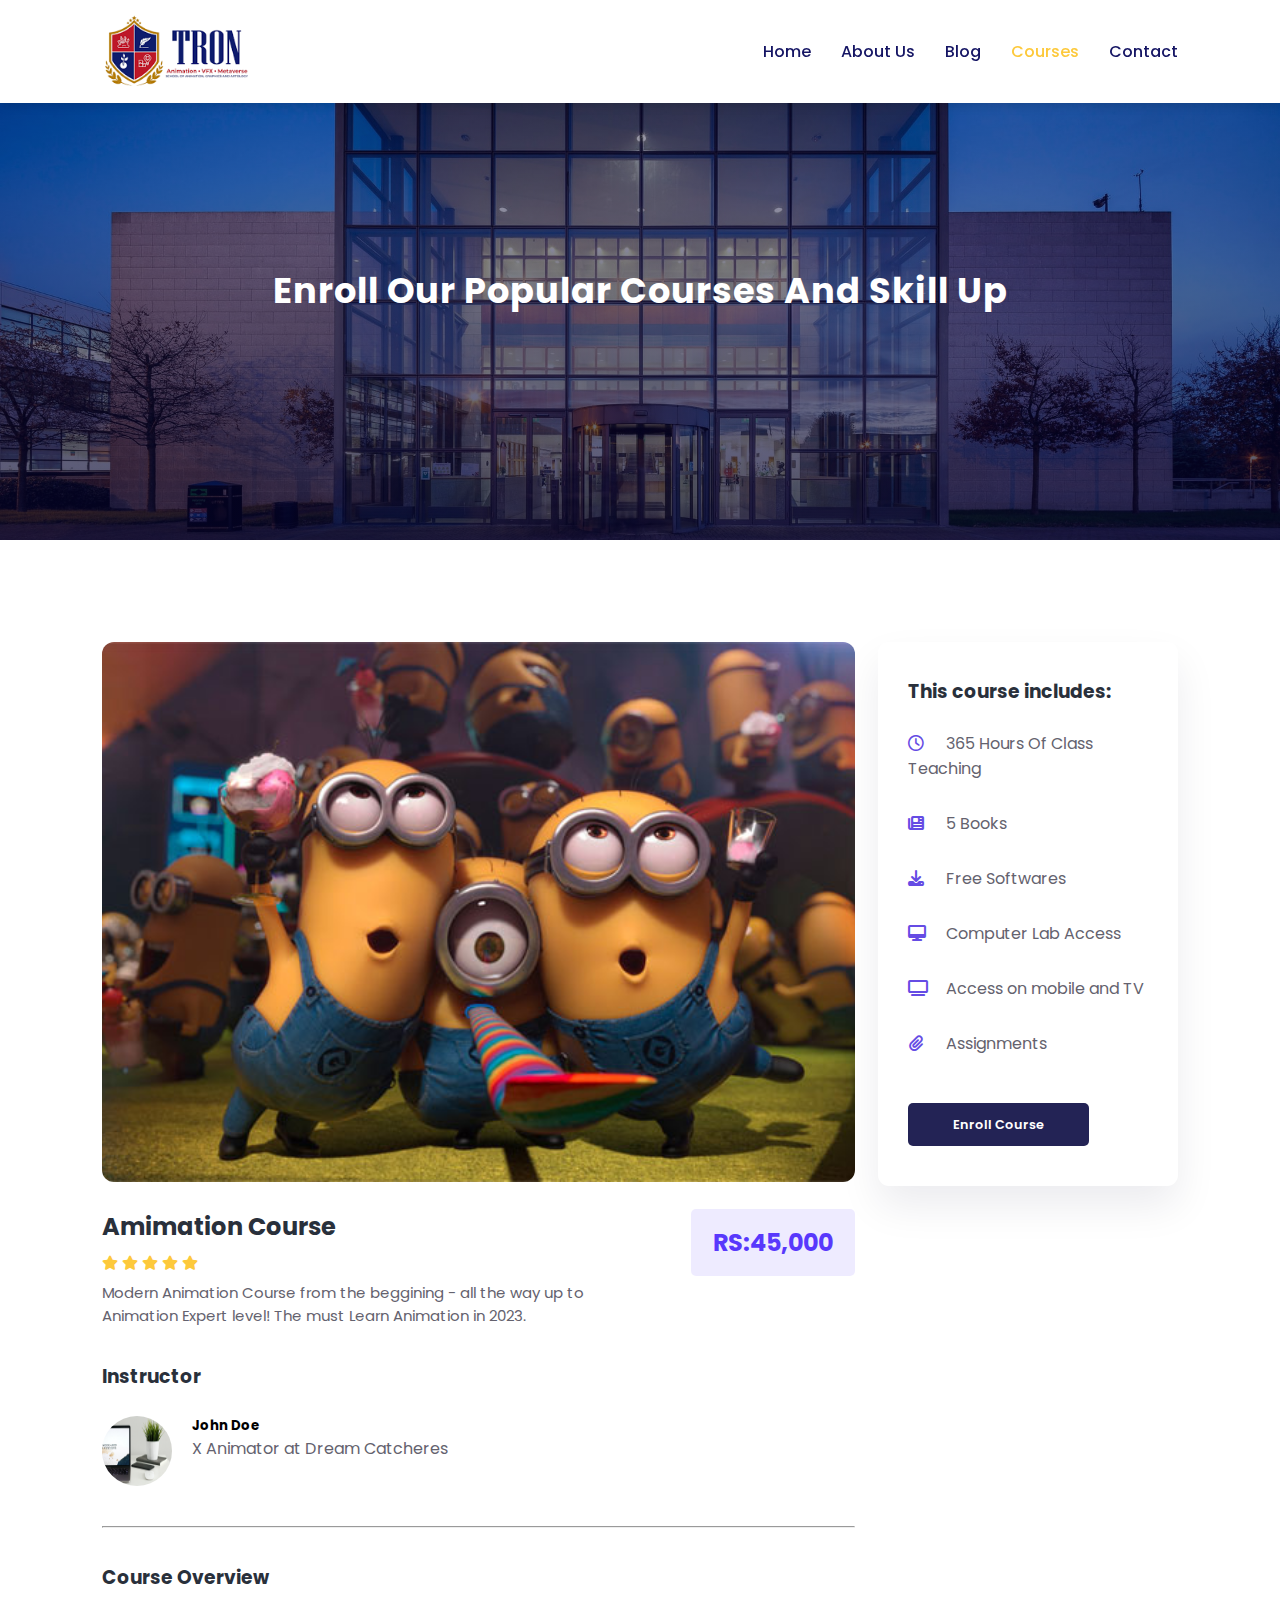
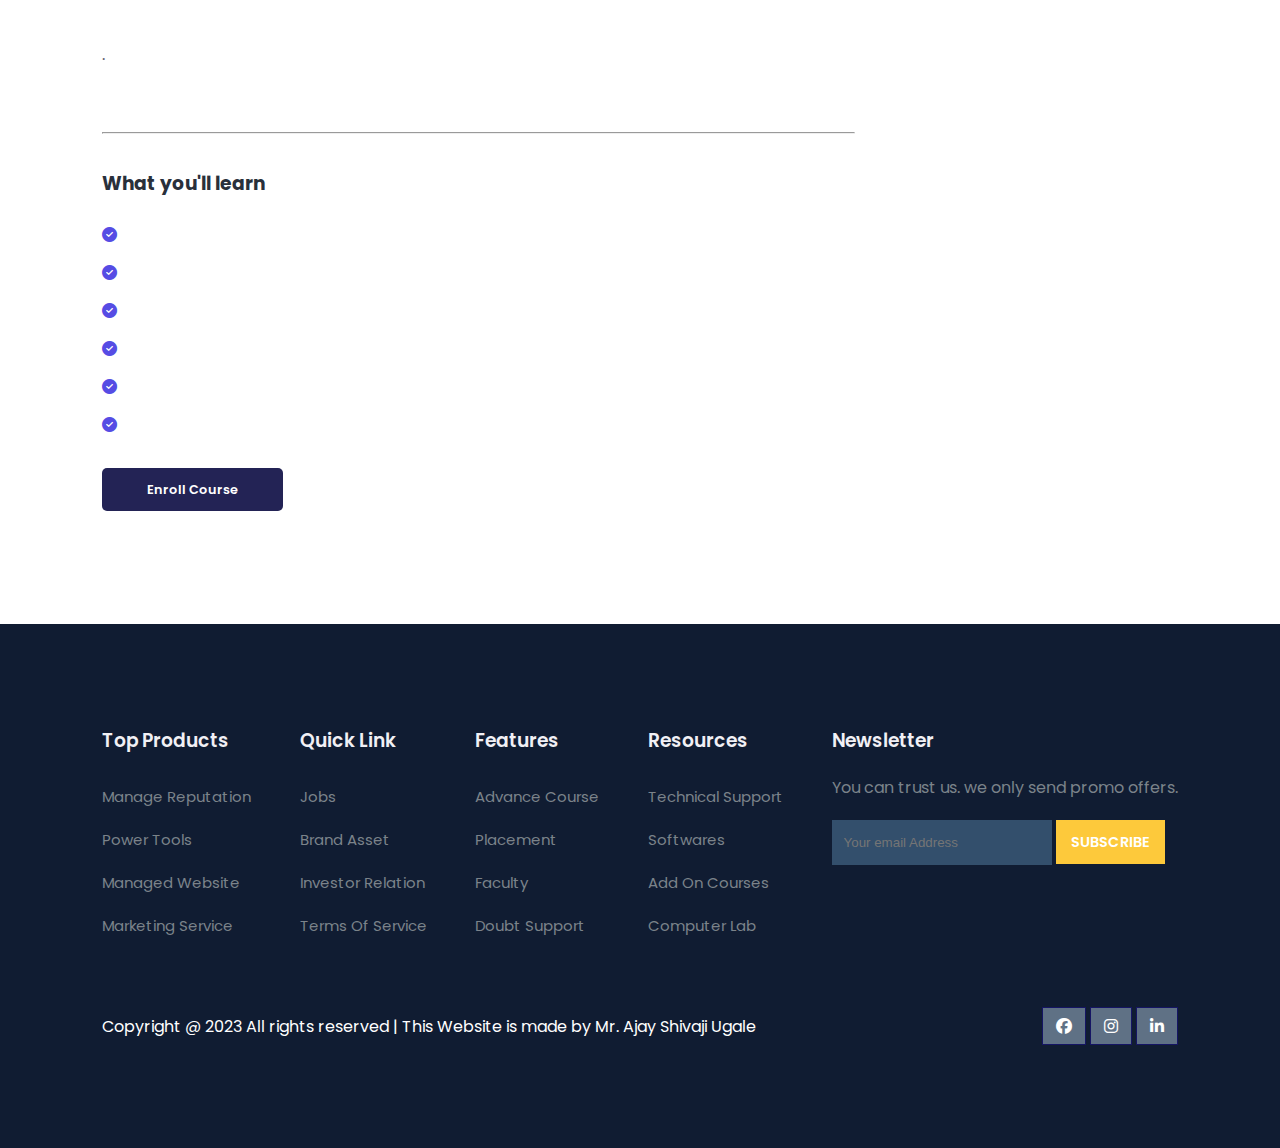
<file: Tron Education/course-detaildemo.html>
<!DOCTYPE html>
<html lang="en">

<head>
    <meta charset="UTF-8">
    <meta name="viewport" content="width=device-width, initial-scale=1.0">
    <title>Courses</title>

    <!-- font Awesome CDN link -->
    <link rel="stylesheet" href="https://cdnjs.cloudflare.com/ajax/libs/font-awesome/6.1.1/css/all.min.css" />

    <!-- External CSS -->
    <link rel="stylesheet" href="style.css">
    <link rel="stylesheet" href="about.css">
    <link rel="stylesheet" href="course-inner.css">

    <!-- JQuery CDN link -->
    <script src="https://code.jquery.com/jquery-3.6.0.min.js" integrity="sha256-/xUj+3OJU5yExlq6GSYGSHk7tPXikynS7ogEvDej/m4=" crossorigin="anonymous"></script>
</head>

<body>
    <!-- Navigation start -->
    <nav>
        <img src="img/tron1.0.png" class="logo" alt="">

        <div class="navigation">
            <ul>
                <i id="menu-close" class="fas fa-times"></i>
                <li><a href="index2.html">Home</a></li>
                <li><a href="about.html">About Us</a></li>
                <li><a href="blog.html">Blog</a></li>
                <li><a href="courses.html" class="active">Courses</a></li>
                <li><a href="contact.html">Contact</a></li>
            </ul>

            <img src="img/menu.png" id="menu-btn" alt="">
        </div>
    </nav>
    <!-- Navigation ends -->


    <!-- Hero section starts from here -->
    <section id="about-home">
        <h2>
            Enroll Our Popular Courses And Skill Up
        </h2>
    </section>
    <!-- Hero section ends from here -->


    <!-- Course body section starts -->
    <section id="course-inner">
        <div class="overview">
            <img class="course-img" src="img/Animation.jpg" alt="">

            <div class="course-head">
                <div class="c-name">
                    <h2>Amimation Course</h2>

                    <div class="star">
                        <i class="fa-solid fa-star"></i>
                        <i class="fa-solid fa-star"></i>
                        <i class="fa-solid fa-star"></i>
                        <i class="fa-solid fa-star"></i>
                        <i class="fa-solid fa-star"></i>
                    </div>

                    <p>
                        Modern Animation Course from the beggining - all the way up to Animation Expert level! The must Learn Animation in 2023.
                    </p>
                </div>
                <span>RS:45,000</span>
            </div>

            <h3>Instructor</h3>
            <div class="tutor">
                <img src="img/c4.jpg" alt="">
                <div class="tutor-det">
                    <h5>John Doe</h5>
                    <p>X Animator at Dream Catcheres</p>
                </div>
            </div>

            <hr>

            <h3>Course Overview</h3>

            <p>

            </p>
            <br>
            <p>
                .
            </p>
            <br>
            <p>

            </p>

            <hr>

            <h3>What you'll learn</h3>

            <div class="learn">
                <p>
                    <i class="far fa-check-circle"></i>

                </p>
                <p>
                    <i class="far fa-check-circle"></i>
                </p>
                <p>
                    <i class="far fa-check-circle"></i>

                </p>
                <p>
                    <i class="far fa-check-circle"></i>

                </p>
                <p>
                    <i class="far fa-check-circle"></i>

                </p>
                <p>
                    <i class="far fa-check-circle"></i>

                </p>

                <div class="enroll-btn">
                    <a href="#" class="blue">Enroll Course</a>
                </div>
            </div>
        </div>

        <div class="enroll">
            <h3>This course includes:</h3>

            <p>
                <i class="far fa-clock"></i> 365 Hours Of Class Teaching
            </p>
            <p>
                <i class="fa-solid fa-newspaper"></i> 5 Books
            </p>
            <p>
                <i class="fa-solid fa-download"></i> Free Softwares
            </p>
            <p>
                <i class="fas fa-desktop"></i> Computer Lab Access
            </p>
            <p>
                <i class="fa-solid fa-tv"></i> Access on mobile and TV
            </p>
            <p>
                <i class="fa-solid fa-paperclip"></i> Assignments
            </p>

            <div class="enroll-btn">
                <a href="#" class="blue">Enroll Course</a>
            </div>
        </div>
    </section>
    <!-- Course body section starts -->


    <!-- Footer section starts from here -->
    <footer>
        <div class="footer-col">
            <h3>Top Products</h3>
            <li>Manage Reputation</li>
            <li>Power Tools</li>
            <li>Managed Website</li>
            <li>Marketing Service</li>
        </div>

        <div class="footer-col">
            <h3>Quick Link</h3>
            <li>Jobs</li>
            <li>Brand Asset</li>
            <li>Investor Relation</li>
            <li>Terms Of Service</li>
        </div>

        <div class="footer-col">
            <h3>Features</h3>
            <li>Advance Course</li>
            <li>Placement</li>
            <li>Faculty</li>
            <li>Doubt Support</li>
        </div>

        <div class="footer-col">
            <h3>Resources</h3>
            <li>Technical Support</li>
            <li>Softwares</li>
            <li>Add On Courses</li>
            <li>Computer Lab</li>
        </div>

        <div class="footer-col">
            <h3>Newsletter</h3>
            <p>You can trust us. we only send promo offers.</p>

            <div class="subscribe">
                <input type="email" placeholder="Your email Address">
                <a href="#" class="yellow">SUBSCRIBE</a>
            </div>
        </div>

        <div class="copyright">
            <p>
                Copyright @ 2023 All rights reserved | This Website is made by Mr. Ajay Shivaji Ugale
            </p>
            <div class="pro-links">
                <i class="fab fa-facebook"></i>
                <i class="fab fa-instagram"></i>
                <i class="fab fa-linkedin-in"></i>
            </div>
        </div>
    </footer>
    <!-- Footer section ends from here -->

    <script>
        // Show menu links on burger click
        $('#menu-btn').click(function() {
            $('nav .navigation ul').addClass('active')
        });

        // Hide navbar on click function
        $('#menu-close').click(function() {
            $('nav .navigation ul').removeClass('active')
        });
    </script>
</body>

</html>
</file>
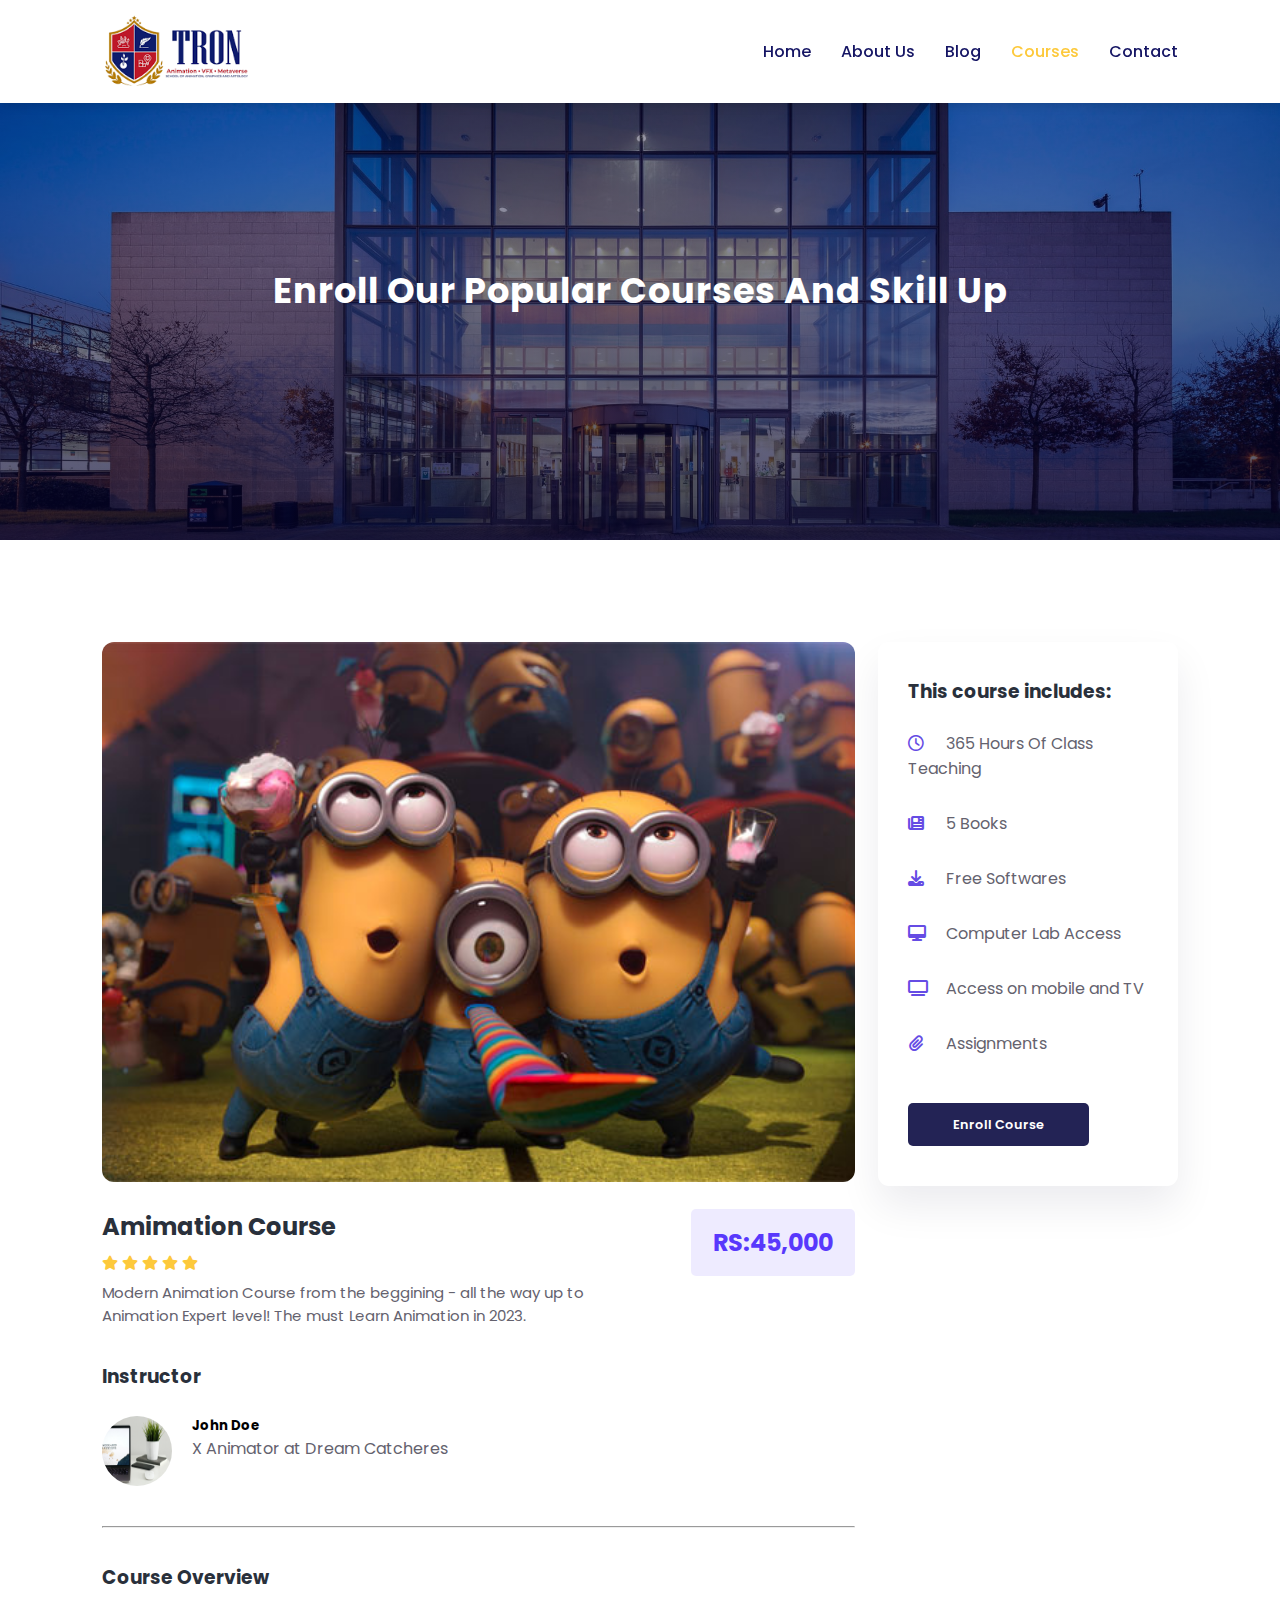
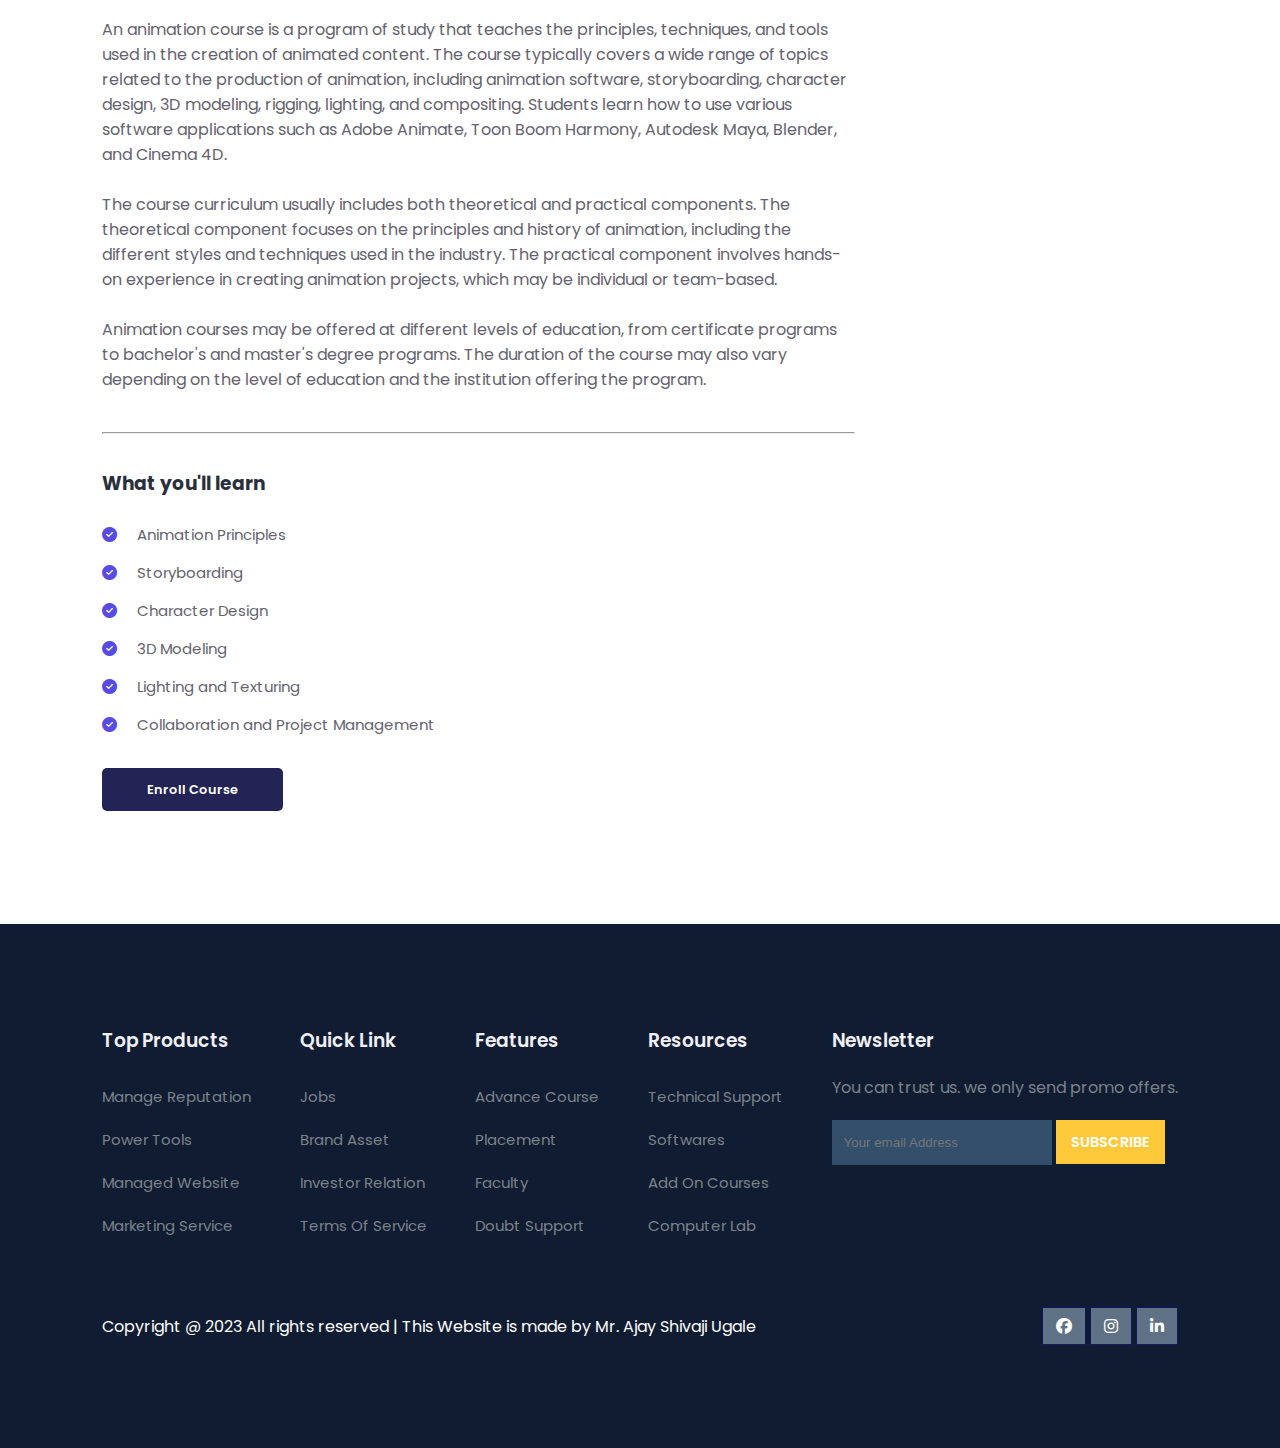
<file: Tron Education/course-inner.html>
<!DOCTYPE html>
<html lang="en">

<head>
    <meta charset="UTF-8">
    <meta name="viewport" content="width=device-width, initial-scale=1.0">
    <title>Courses</title>

    <!-- font Awesome CDN link -->
    <link rel="stylesheet" href="https://cdnjs.cloudflare.com/ajax/libs/font-awesome/6.1.1/css/all.min.css" />

    <!-- External CSS -->
    <link rel="stylesheet" href="style.css">
    <link rel="stylesheet" href="about.css">
    <link rel="stylesheet" href="course-inner.css">

    <!-- JQuery CDN link -->
    <script src="https://code.jquery.com/jquery-3.6.0.min.js" integrity="sha256-/xUj+3OJU5yExlq6GSYGSHk7tPXikynS7ogEvDej/m4=" crossorigin="anonymous"></script>
</head>

<body>
    <!-- Navigation start -->
    <nav>
        <img src="img/tron1.0.png" class="logo" alt="">

        <div class="navigation">
            <ul>
                <i id="menu-close" class="fas fa-times"></i>
                <li><a href="index2.html">Home</a></li>
                <li><a href="about.html">About Us</a></li>
                <li><a href="blog.html">Blog</a></li>
                <li><a href="courses.html" class="active">Courses</a></li>
                <li><a href="contact.html">Contact</a></li>
            </ul>

            <img src="img/menu.png" id="menu-btn" alt="">
        </div>
    </nav>
    <!-- Navigation ends -->


    <!-- Hero section starts from here -->
    <section id="about-home">
        <h2>
            Enroll Our Popular Courses And Skill Up
        </h2>
    </section>
    <!-- Hero section ends from here -->


    <!-- Course body section starts -->
    <section id="course-inner">
        <div class="overview">
            <img class="course-img" src="img/Animation.jpg" alt="">

            <div class="course-head">
                <div class="c-name">
                    <h2>Amimation Course</h2>

                    <div class="star">
                        <i class="fa-solid fa-star"></i>
                        <i class="fa-solid fa-star"></i>
                        <i class="fa-solid fa-star"></i>
                        <i class="fa-solid fa-star"></i>
                        <i class="fa-solid fa-star"></i>
                    </div>

                    <p>
                        Modern Animation Course from the beggining - all the way up to Animation Expert level! The must Learn Animation in 2023.
                    </p>
                </div>
                <span>RS:45,000</span>
            </div>

            <h3>Instructor</h3>
            <div class="tutor">
                <img src="img/c4.jpg" alt="">
                <div class="tutor-det">
                    <h5>John Doe</h5>
                    <p>X Animator at Dream Catcheres</p>
                </div>
            </div>

            <hr>

            <h3>Course Overview</h3>

            <p>
                An animation course is a program of study that teaches the principles, techniques, and tools used in the creation of animated content. The course typically covers a wide range of topics related to the production of animation, including animation software,
                storyboarding, character design, 3D modeling, rigging, lighting, and compositing. Students learn how to use various software applications such as Adobe Animate, Toon Boom Harmony, Autodesk Maya, Blender, and Cinema 4D.
            </p>
            <br>
            <p>
                The course curriculum usually includes both theoretical and practical components. The theoretical component focuses on the principles and history of animation, including the different styles and techniques used in the industry. The practical component
                involves hands-on experience in creating animation projects, which may be individual or team-based.
            </p>
            <br>
            <p>
                Animation courses may be offered at different levels of education, from certificate programs to bachelor's and master's degree programs. The duration of the course may also vary depending on the level of education and the institution offering the program.
            </p>

            <hr>

            <h3>What you'll learn</h3>

            <div class="learn">
                <p>
                    <i class="far fa-check-circle"></i>Animation Principles

                </p>
                <p>
                    <i class="far fa-check-circle"></i>Storyboarding
                </p>
                <p>
                    <i class="far fa-check-circle"></i>Character Design

                </p>
                <p>
                    <i class="far fa-check-circle"></i>3D Modeling

                </p>
                <p>
                    <i class="far fa-check-circle"></i>Lighting and Texturing

                </p>
                <p>
                    <i class="far fa-check-circle"></i>Collaboration and Project Management

                </p>

                <div class="enroll-btn">
                    <a href="#" class="blue">Enroll Course</a>
                </div>
            </div>
        </div>

        <div class="enroll">
            <h3>This course includes:</h3>

            <p>
                <i class="far fa-clock"></i> 365 Hours Of Class Teaching
            </p>
            <p>
                <i class="fa-solid fa-newspaper"></i> 5 Books
            </p>
            <p>
                <i class="fa-solid fa-download"></i> Free Softwares
            </p>
            <p>
                <i class="fas fa-desktop"></i> Computer Lab Access
            </p>
            <p>
                <i class="fa-solid fa-tv"></i> Access on mobile and TV
            </p>
            <p>
                <i class="fa-solid fa-paperclip"></i> Assignments
            </p>

            <div class="enroll-btn">
                <a href="#" class="blue">Enroll Course</a>
            </div>
        </div>
    </section>
    <!-- Course body section starts -->


    <!-- Footer section starts from here -->
    <footer>
        <div class="footer-col">
            <h3>Top Products</h3>
            <li>Manage Reputation</li>
            <li>Power Tools</li>
            <li>Managed Website</li>
            <li>Marketing Service</li>
        </div>

        <div class="footer-col">
            <h3>Quick Link</h3>
            <li>Jobs</li>
            <li>Brand Asset</li>
            <li>Investor Relation</li>
            <li>Terms Of Service</li>
        </div>

        <div class="footer-col">
            <h3>Features</h3>
            <li>Advance Course</li>
            <li>Placement</li>
            <li>Faculty</li>
            <li>Doubt Support</li>
        </div>

        <div class="footer-col">
            <h3>Resources</h3>
            <li>Technical Support</li>
            <li>Softwares</li>
            <li>Add On Courses</li>
            <li>Computer Lab</li>
        </div>

        <div class="footer-col">
            <h3>Newsletter</h3>
            <p>You can trust us. we only send promo offers.</p>

            <div class="subscribe">
                <input type="email" placeholder="Your email Address">
                <a href="#" class="yellow">SUBSCRIBE</a>
            </div>
        </div>

        <div class="copyright">
            <p>
                Copyright @ 2023 All rights reserved | This Website is made by Mr. Ajay Shivaji Ugale
            </p>
            <div class="pro-links">
                <i class="fab fa-facebook"></i>
                <i class="fab fa-instagram"></i>
                <i class="fab fa-linkedin-in"></i>
            </div>
        </div>
    </footer>
    <!-- Footer section ends from here -->

    <script>
        // Show menu links on burger click
        $('#menu-btn').click(function() {
            $('nav .navigation ul').addClass('active')
        });

        // Hide navbar on click function
        $('#menu-close').click(function() {
            $('nav .navigation ul').removeClass('active')
        });
    </script>
</body>

</html>
</file>
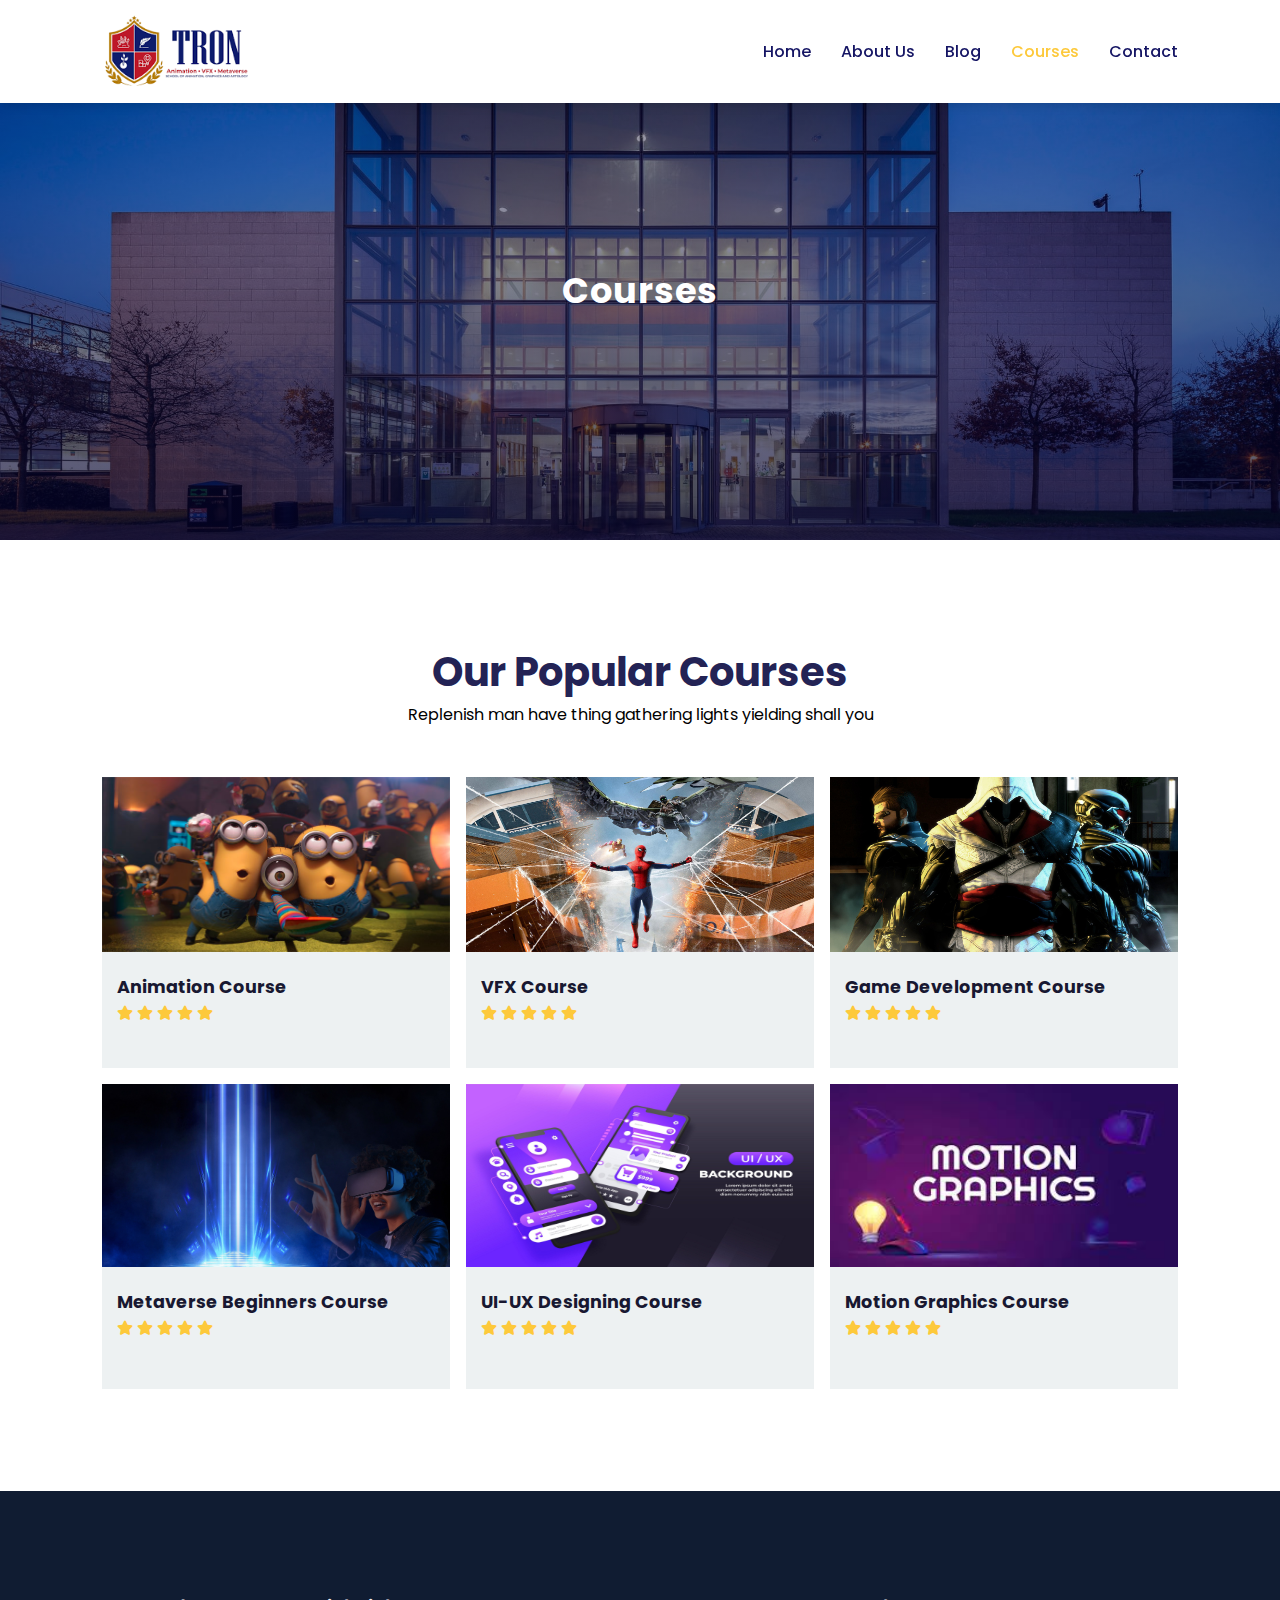
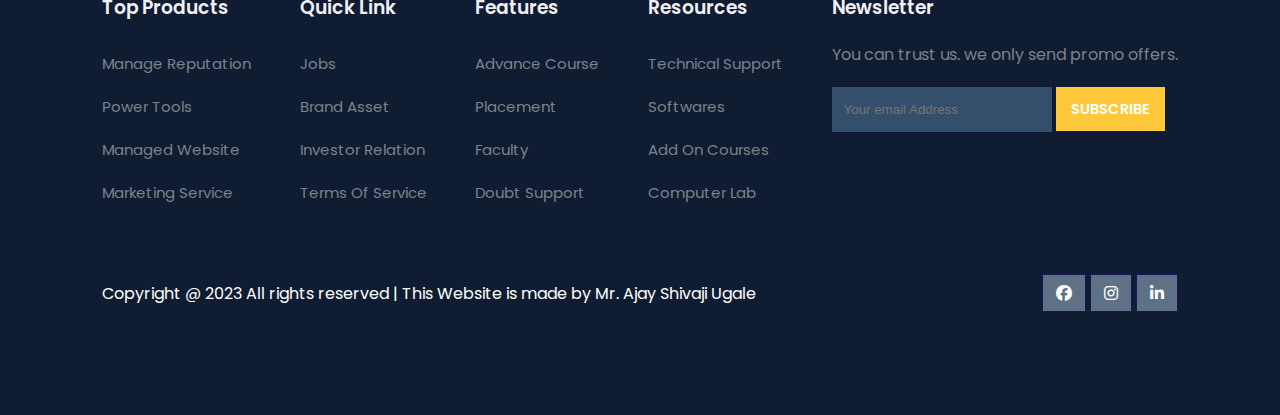
<file: Tron Education/courses.html>
<!DOCTYPE html>
<html lang="en">

<head>
    <meta charset="UTF-8">
    <meta name="viewport" content="width=device-width, initial-scale=1.0">
    <title>Courses</title>

    <!-- font Awesome CDN link -->
    <link rel="stylesheet" href="https://cdnjs.cloudflare.com/ajax/libs/font-awesome/6.1.1/css/all.min.css" />

    <!-- External CSS -->
    <link rel="stylesheet" href="style.css">
    <link rel="stylesheet" href="about.css">

    <!-- JQuery CDN link -->
    <script src="https://code.jquery.com/jquery-3.6.0.min.js" integrity="sha256-/xUj+3OJU5yExlq6GSYGSHk7tPXikynS7ogEvDej/m4=" crossorigin="anonymous"></script>
</head>

<body>
    <!-- Navigation start -->
    <nav>
        <img src="img/tron1.0.png" class="logo" alt="">

        <div class="navigation">
            <ul>
                <i id="menu-close" class="fas fa-times"></i>
                <li><a href="index2.html">Home</a></li>
                <li><a href="about.html">About Us</a></li>
                <li><a href="blog.html">Blog</a></li>
                <li><a href="courses.html" class="active">Courses</a></li>
                <li><a href="contact.html">Contact</a></li>
            </ul>

            <img src="img/menu.png" id="menu-btn" alt="">
        </div>
    </nav>
    <!-- Navigation ends -->


    <!-- Hero section starts from here -->
    <section id="about-home">
        <h2>
            Courses
        </h2>
    </section>
    <!-- Hero section ends from here -->

    <!-- Courses section starts from here -->
    <section id="course">
        <h1>Our Popular Courses</h1>
        <p>Replenish man have thing gathering lights yielding shall you</p>

        <div class="course-box">
            <div onclick="window.location.href='course-inner.html'" class="courses">
                <img src="img/Animation.jpg" alt="">
                <div class="details">

                    <h6>Animation Course</h6>

                    <div class="star">
                        <i class="fa-solid fa-star"></i>
                        <i class="fa-solid fa-star"></i>
                        <i class="fa-solid fa-star"></i>
                        <i class="fa-solid fa-star"></i>
                        <i class="fa-solid fa-star"></i>


                    </div>
                </div>

            </div>

            <div class="courses">
                <div onclick="window.location.href='course-inner.html'" class="courses">
                    <img src="img/vfx.jpg" alt="">
                    <div class="details">

                        <h6>VFX Course</h6>

                        <div class="star">
                            <i class="fa-solid fa-star"></i>
                            <i class="fa-solid fa-star"></i>
                            <i class="fa-solid fa-star"></i>
                            <i class="fa-solid fa-star"></i>
                            <i class="fa-solid fa-star"></i>

                        </div>
                    </div>
                </div>

            </div>

            <div class="courses">
                <div onclick="window.location.href='course-inner.html'" class="courses">
                    <img src="img/Gaming.jpg" alt="">
                    <div class="details">

                        <h6>Game Development Course</h6>

                        <div class="star">
                            <i class="fa-solid fa-star"></i>
                            <i class="fa-solid fa-star"></i>
                            <i class="fa-solid fa-star"></i>
                            <i class="fa-solid fa-star"></i>
                            <i class="fa-solid fa-star"></i>

                        </div>
                    </div>
                </div>

            </div>

            <div class="courses">
                <div onclick="window.location.href='course-inner.html'" class="courses">
                    <img src="img/Metaverse.jpg" alt="">
                    <div class="details">

                        <h6>Metaverse Beginners Course</h6>

                        <div class="star">
                            <i class="fa-solid fa-star"></i>
                            <i class="fa-solid fa-star"></i>
                            <i class="fa-solid fa-star"></i>
                            <i class="fa-solid fa-star"></i>
                            <i class="fa-solid fa-star"></i>

                        </div>
                    </div>
                </div>

            </div>

            <div class="courses">
                <div onclick="window.location.href='course-inner.html'" class="courses">
                    <img src="img/UI-Ux.jpg" alt="">
                    <div class="details">

                        <h6>UI-UX Designing Course</h6>

                        <div class="star">
                            <i class="fa-solid fa-star"></i>
                            <i class="fa-solid fa-star"></i>
                            <i class="fa-solid fa-star"></i>
                            <i class="fa-solid fa-star"></i>
                            <i class="fa-solid fa-star"></i>

                        </div>
                    </div>
                </div>

            </div>

            <div class="courses">
                <div onclick="window.location.href='course-inner.html'" class="courses">
                    <img src="img/Motion Graphics.jpg" alt="">
                    <div class="details">

                        <h6>Motion Graphics Course</h6>

                        <div class="star">
                            <i class="fa-solid fa-star"></i>
                            <i class="fa-solid fa-star"></i>
                            <i class="fa-solid fa-star"></i>
                            <i class="fa-solid fa-star"></i>
                            <i class="fa-solid fa-star"></i>

                        </div>
                    </div>
                </div>

            </div>




    </section>
    <!-- Courses section ends from here -->

    <!-- Footer section starts from here -->
    <footer>
        <div class="footer-col">
            <h3>Top Products</h3>
            <li>Manage Reputation</li>
            <li>Power Tools</li>
            <li>Managed Website</li>
            <li>Marketing Service</li>
        </div>

        <div class="footer-col">
            <h3>Quick Link</h3>
            <li>Jobs</li>
            <li>Brand Asset</li>
            <li>Investor Relation</li>
            <li>Terms Of Service</li>
        </div>

        <div class="footer-col">
            <h3>Features</h3>
            <li>Advance Course</li>
            <li>Placement</li>
            <li>Faculty</li>
            <li>Doubt Support</li>
        </div>

        <div class="footer-col">
            <h3>Resources</h3>
            <li>Technical Support</li>
            <li>Softwares</li>
            <li>Add On Courses</li>
            <li>Computer Lab</li>
        </div>

        <div class="footer-col">
            <h3>Newsletter</h3>
            <p>You can trust us. we only send promo offers.</p>

            <div class="subscribe">
                <input type="email" placeholder="Your email Address">
                <a href="#" class="yellow">SUBSCRIBE</a>
            </div>
        </div>

        <div class="copyright">
            <p>
                Copyright @ 2023 All rights reserved | This Website is made by Mr. Ajay Shivaji Ugale
            </p>
            <div class="pro-links">
                <i class="fab fa-facebook"></i>
                <i class="fab fa-instagram"></i>
                <i class="fab fa-linkedin-in"></i>
            </div>
        </div>
    </footer>
    <!-- Footer section ends from here -->

    <script>
        // Show menu links on burger click
        $('#menu-btn').click(function() {
            $('nav .navigation ul').addClass('active')
        });

        // Hide navbar on click function
        $('#menu-close').click(function() {
            $('nav .navigation ul').removeClass('active')
        });
    </script>
</body>

</html>
</file>
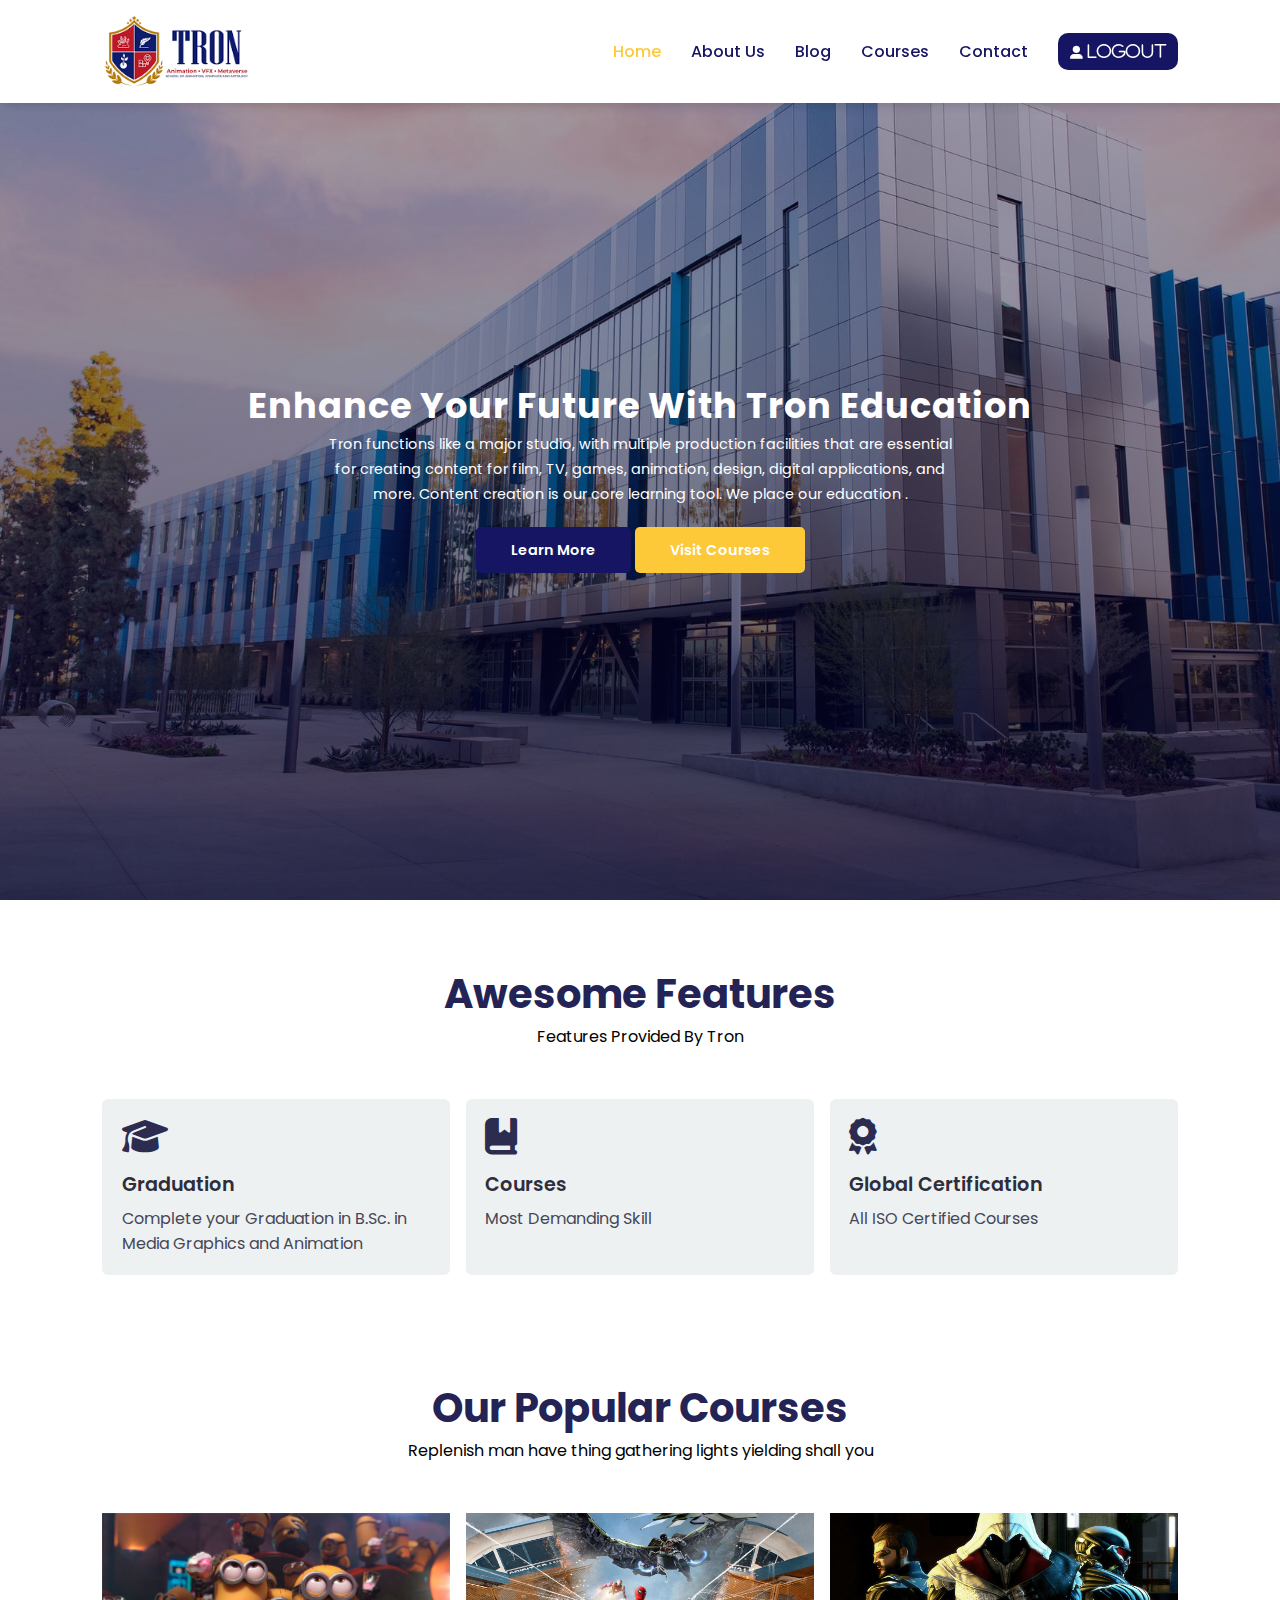
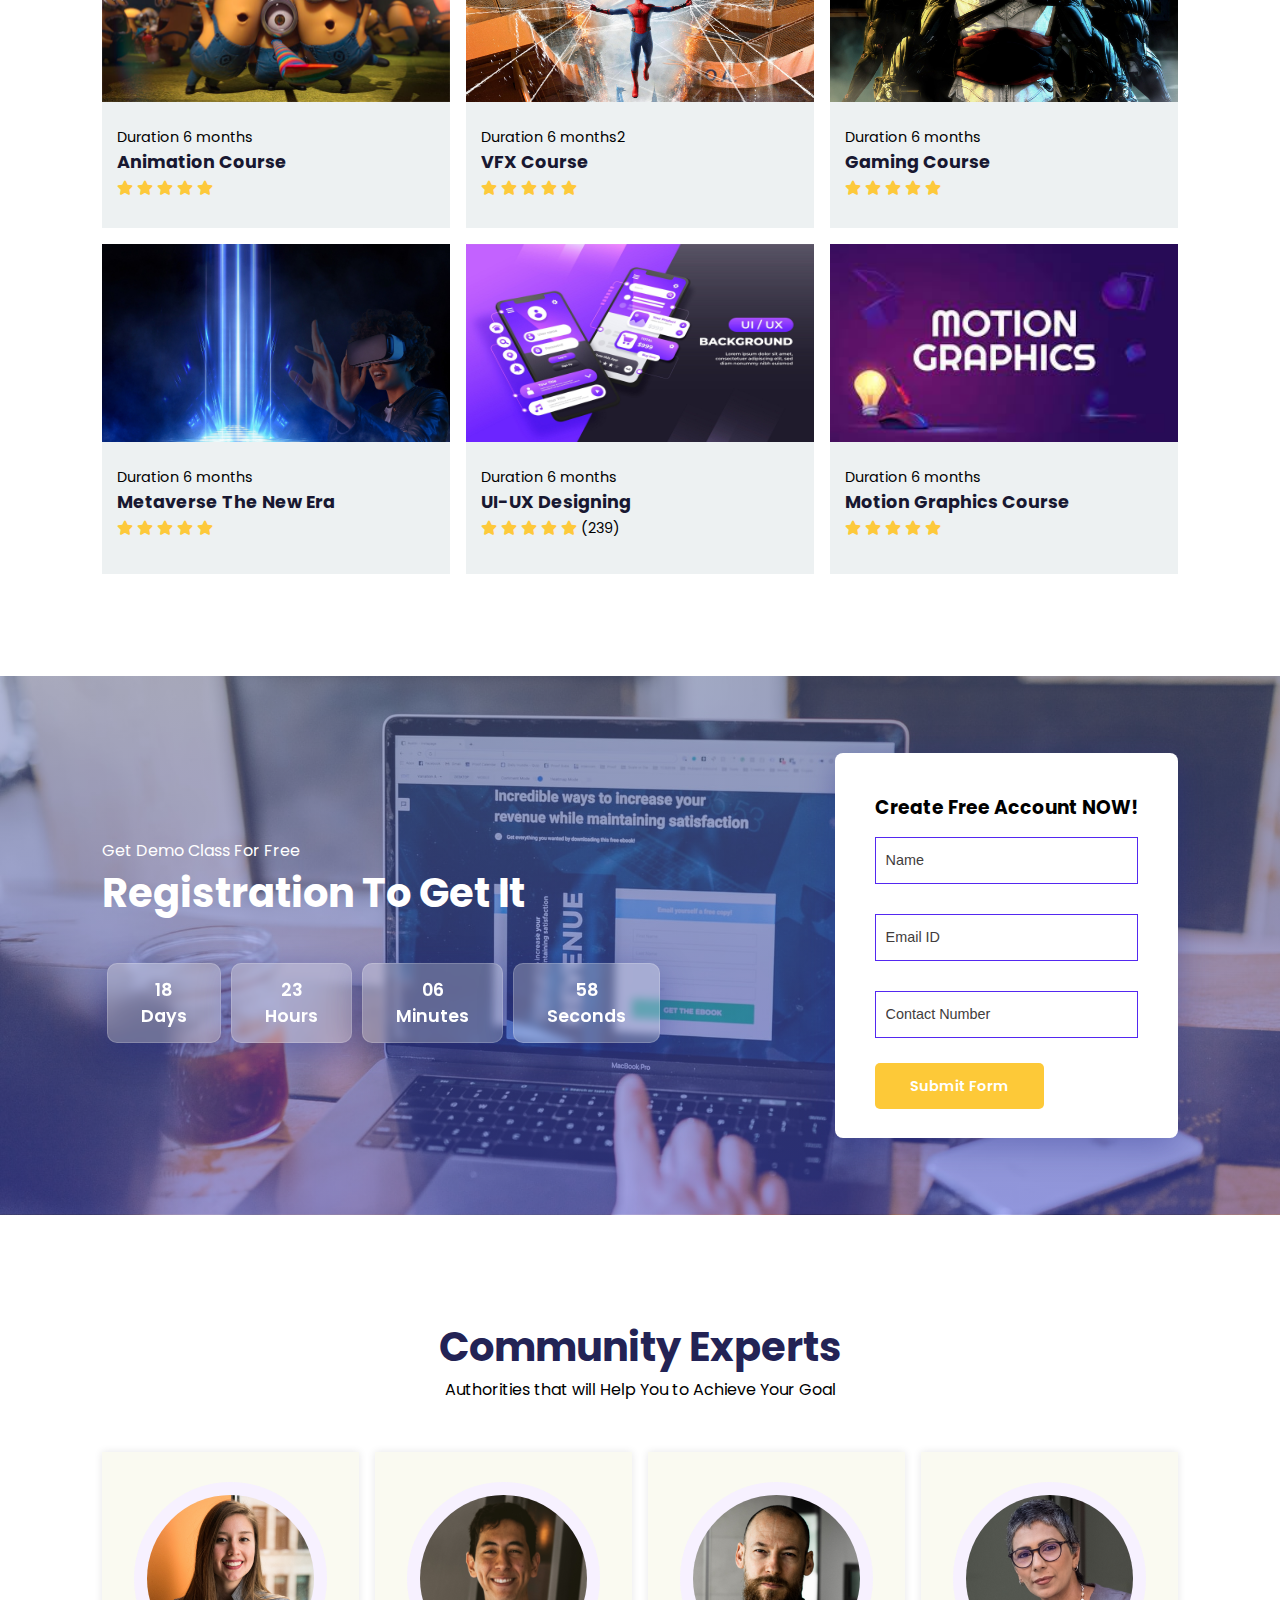
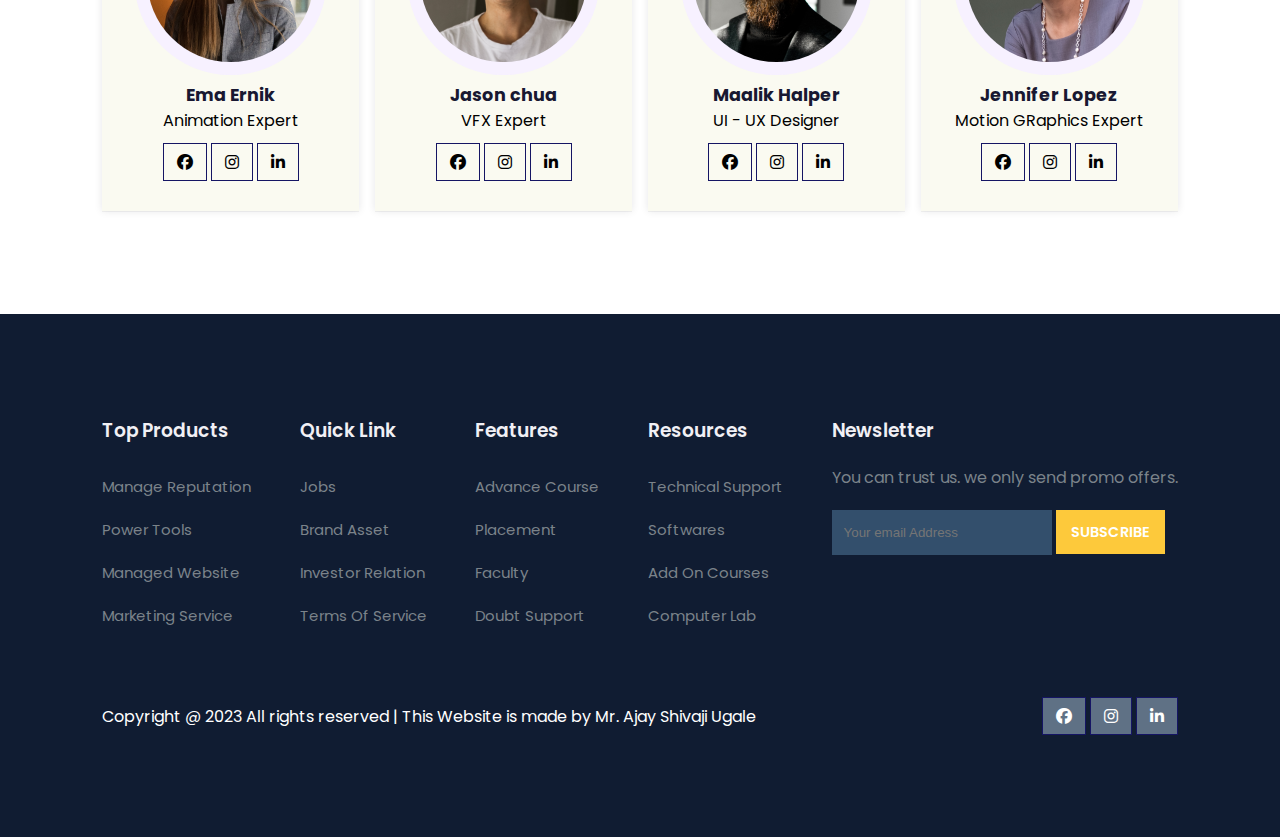
<file: Tron Education/index2.html>
<!DOCTYPE html>
<html lang="en">

<head>
    <meta charset="UTF-8">
    <meta name="viewport" content="width=device-width, initial-scale=1.0">
    <title>Tron Education</title>


    <link rel="stylesheet" href="https://cdnjs.cloudflare.com/ajax/libs/font-awesome/6.1.1/css/all.min.css" />

    <!-- External CSS -->
    <link rel="stylesheet" href="style.css">


    <script src="https://code.jquery.com/jquery-3.6.0.min.js" integrity="sha256-/xUj+3OJU5yExlq6GSYGSHk7tPXikynS7ogEvDej/m4=" crossorigin="anonymous"></script>
</head>

<body>
    <!-- Navigation  -->
    <nav>
        <img src="img/tron1.0.png" class="logo" alt="">

        <div class="navigation">
            <ul>
                <i id="menu-close" class="fas fa-times"></i>
                <li><a href="index2.html" class="active">Home</a></li>
                <li><a href="about.html">About Us</a></li>
                <li><a href="blog.html">Blog</a></li>
                <li><a href="courses.html">Courses</a></li>
                <li><a href="contact.html">Contact</a></li>

                <li><button class="btn1"><i class="fas fa-user-alt" ><a style="color: white;" href="index.html" onclick="logOut()" > Logout </a> </i>  </button></li>


        </div>

        </ul>

        <img src="img/menu.png" id="menu-btn" alt="">
        </div>
    </nav>
    <!-- Navigation  -->


    <!-- home-->
    <section id="home">
        <h2>
            Enhance Your Future With Tron Education
        </h2>
        <p>
            Tron functions like a major studio, with multiple production facilities that are essential for creating content for film, TV, games, animation, design, digital applications, and more. Content creation is our core learning tool. We place our education
            .

        </p>
        <div class="btn">
            <a href="blog.html" class="blue">Learn More</a>
            <a href="courses.html" class="yellow">Visit Courses</a>
        </div>
    </section>
    <!-- end-->


    <!-- Features  -->
    <section id="features">
        <h1>Awesome Features</h1>
        <p>Features Provided By Tron </p>

        <div class="fea-base">
            <div class="fea-box">
                <i class="fas fa-graduation-cap"></i>
                <h3>Graduation</h3>
                <p>Complete your Graduation in B.Sc. in Media Graphics and Animation
                </p>
            </div>

            <div class="fea-box">
                <i class="fa-solid fa-book-bookmark"></i>
                <h3>Courses</h3>
                <p>
                    Most Demanding Skill
                </p>
            </div>

            <div class="fea-box">
                <i class="fas fa-award"></i>
                <h3>Global Certification</h3>
                <p>
                    All ISO Certified Courses
                </p>
            </div>
        </div>
    </section>
    <!-- Features section ends  -->


    <!-- Courses  -->
    <section id="course">
        <h1>Our Popular Courses</h1>
        <p>Replenish man have thing gathering lights yielding shall you</p>

        <div class="course-box">
            <div class="courses">
                <a href="course-inner.html"> <img src="img/Animation.jpg" alt=""></a>
                <div class="details">
                    <span>Duration 6 months</span>
                    <h6>Animation Course</h6>

                    <div class="star">
                        <i class="fa-solid fa-star"></i>
                        <i class="fa-solid fa-star"></i>
                        <i class="fa-solid fa-star"></i>
                        <i class="fa-solid fa-star"></i>
                        <i class="fa-solid fa-star"></i>


                    </div>
                </div>

            </div>

            <div class="courses">
                <a href="course-inner.html"><img src="img/vfx.jpg" alt=""></a>
                <div class="details">
                    <span>Duration 6 months2</span>
                    <h6>VFX Course</h6>

                    <div class="star">
                        <i class="fa-solid fa-star"></i>
                        <i class="fa-solid fa-star"></i>
                        <i class="fa-solid fa-star"></i>
                        <i class="fa-solid fa-star"></i>
                        <i class="fa-solid fa-star"></i>


                    </div>
                </div>

            </div>

            <div class="courses">
                <a href="course-inner.html"> <img src="img/Gaming.jpg" alt=""></a>
                <div class="details">
                    <span>Duration 6 months</span>
                    <h6>Gaming Course</h6>

                    <div class="star">
                        <i class="fa-solid fa-star"></i>
                        <i class="fa-solid fa-star"></i>
                        <i class="fa-solid fa-star"></i>
                        <i class="fa-solid fa-star"></i>
                        <i class="fa-solid fa-star"></i>


                    </div>
                </div>

            </div>

            <div class="courses">
                <a href="course-inner.html"> <img src="img/Metaverse.jpg" alt=""></a>
                <div class="details">
                    <span>Duration 6 months</span>
                    <h6>Metaverse The New Era</h6>

                    <div class="star">
                        <i class="fa-solid fa-star"></i>
                        <i class="fa-solid fa-star"></i>
                        <i class="fa-solid fa-star"></i>
                        <i class="fa-solid fa-star"></i>
                        <i class="fa-solid fa-star"></i>


                    </div>
                </div>

            </div>

            <div class="courses">
                <a href="course-inner.html"><img src="img/UI-Ux.jpg" alt=""></a>
                <div class="details">
                    <span>Duration 6 months</span>
                    <h6>UI-UX Designing</h6>

                    <div class="star">
                        <i class="fa-solid fa-star"></i>
                        <i class="fa-solid fa-star"></i>
                        <i class="fa-solid fa-star"></i>
                        <i class="fa-solid fa-star"></i>
                        <i class="fa-solid fa-star"></i>

                        <span>(239)</span>
                    </div>
                </div>

            </div>

            <div class="courses">
                <a href="course-inner.html"> <img src="img/Motion Graphics.jpg" alt=""></a>
                <div class="details">
                    <span>Duration 6 months</span>
                    <h6>Motion Graphics Course</h6>

                    <div class="star">
                        <i class="fa-solid fa-star"></i>
                        <i class="fa-solid fa-star"></i>
                        <i class="fa-solid fa-star"></i>
                        <i class="fa-solid fa-star"></i>
                        <i class="fa-solid fa-star"></i>


                    </div>
                </div>

            </div>
        </div>
    </section>
    <!-- Courses section  -->


    <!-- Registration  -->
    <section id="registration">
        <div class="reminder">
            <p>Get Demo Class For Free</p>
            <h1>Registration To Get It</h1>

            <div class="time">
                <div class="date">18 <br> Days</div>
                <div class="date">23 <br> Hours</div>
                <div class="date">06 <br> Minutes</div>
                <div class="date">58 <br> Seconds</div>
            </div>
        </div>

        <div class="form">
            <h3>Create Free Account NOW!</h3>

            <input type="text" placeholder="Name" name="" id="">
            <input type="email" placeholder="Email ID" name="" id="">
            <input type="text" placeholder="Contact Number" name="" id="">

            <div class="btn">
                <a href="#" class="yellow">Submit Form</a>
            </div>
        </div>
    </section>
    <!-- Registration  -->


    <!-- Experts section  -->
    <section id="experts">
        <h1>Community Experts</h1>
        <p>Authorities that will Help You to Achieve Your Goal</p>
        <div class="expert-box">
            <div class="profile">
                <img src="img/pro1.webp" alt="">
                <h6>Ema Ernik</h6>
                <p>Animation Expert</p>
                <div class="pro-links">
                    <i class="fab fa-facebook"></i>
                    <i class="fab fa-instagram"></i>
                    <i class="fab fa-linkedin-in"></i>
                </div>
            </div>

            <div class="profile">
                <img src="img/pro2.webp" alt="">
                <h6>Jason chua</h6>
                <p>VFX Expert</p>
                <div class="pro-links">
                    <i class="fab fa-facebook"></i>
                    <i class="fab fa-instagram"></i>
                    <i class="fab fa-linkedin-in"></i>
                </div>
            </div>

            <div class="profile">
                <img src="img/pro3.webp" alt="">
                <h6>Maalik Halper</h6>
                <p>UI - UX Designer</p>
                <div class="pro-links">
                    <i class="fab fa-facebook"></i>
                    <i class="fab fa-instagram"></i>
                    <i class="fab fa-linkedin-in"></i>
                </div>
            </div>

            <div class="profile">
                <img src="img/pro4.webp" alt="">
                <h6>Jennifer Lopez</h6>
                <p>Motion GRaphics Expert</p>
                <div class="pro-links">
                    <i class="fab fa-facebook"></i>
                    <i class="fab fa-instagram"></i>
                    <i class="fab fa-linkedin-in"></i>
                </div>
            </div>
        </div>
    </section>
    <!-- Experts -->

    <!-- Footer  -->
    <footer>
        <div class="footer-col">
            <h3>Top Products</h3>
            <li>Manage Reputation</li>
            <li>Power Tools</li>
            <li>Managed Website</li>
            <li>Marketing Service</li>
        </div>

        <div class="footer-col">
            <h3>Quick Link</h3>
            <li>Jobs</li>
            <li>Brand Asset</li>
            <li>Investor Relation</li>
            <li>Terms Of Service</li>
        </div>

        <div class="footer-col">
            <h3>Features</h3>
            <li>Advance Course</li>
            <li>Placement</li>
            <li>Faculty</li>
            <li>Doubt Support</li>
        </div>

        <div class="footer-col">
            <h3>Resources</h3>
            <li>Technical Support</li>
            <li>Softwares</li>
            <li>Add On Courses</li>
            <li>Computer Lab</li>
        </div>

        <div class="footer-col">
            <h3>Newsletter</h3>
            <p>You can trust us. we only send promo offers.</p>

            <div class="subscribe">
                <input type="email" placeholder="Your email Address">
                <a href="#" class="yellow">SUBSCRIBE</a>
            </div>
        </div>

        <div class="copyright">
            <p>
                Copyright @ 2023 All rights reserved | This Website is made by Mr. Ajay Shivaji Ugale
            </p>
            <div class="pro-links">
                <i class="fab fa-facebook"></i>
                <i class="fab fa-instagram"></i>
                <i class="fab fa-linkedin-in"></i>
            </div>
        </div>
    </footer>
    <!-- Footer section ends from here -->
    <script src="login.js"></script>
    <script>
        // Show menu links on burger click
        $('#menu-btn').click(function() {
            $('nav .navigation ul').addClass('active')
        });

        // Hide navbar on click function
        $('#menu-close').click(function() {
            $('nav .navigation ul').removeClass('active')
        });
    </script>
</body>

</html>
</file>
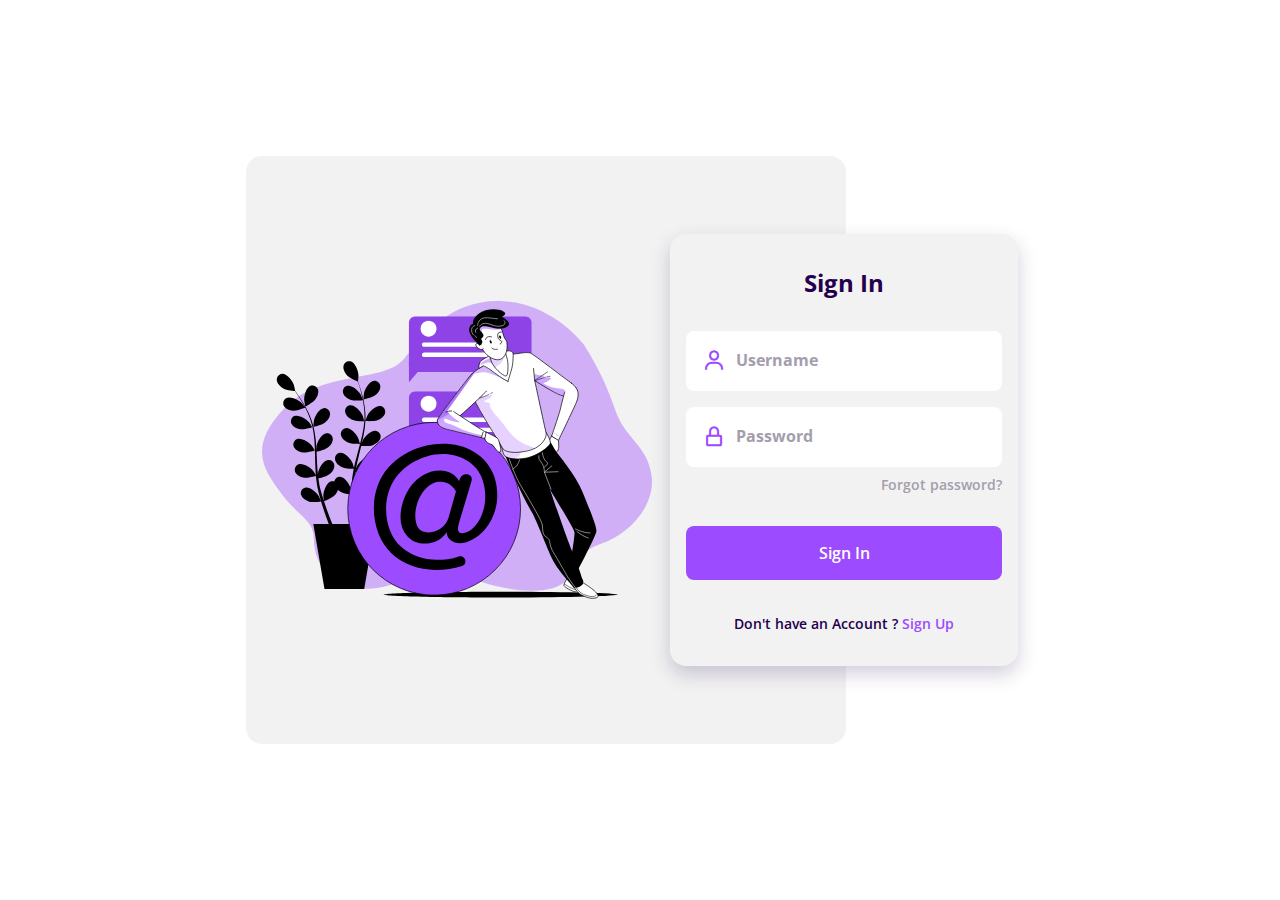
<file: Tron Education/login-page.html>
<!DOCTYPE html>
<html lang="en">

<head>
    <meta charset="UTF-8">
    <meta name="viewport" content="width=device-width, initial-scale=1.0">

    <!-- ===== CSS ===== -->
    <link rel="stylesheet" href="./assets/css/login.css">

    <!-- ===== BOX ICONS ===== -->
    <link href='https://cdn.jsdelivr.net/npm/boxicons@2.0.5/css/boxicons.min.css' rel='stylesheet'>

    <title>Log In</title>
</head>

<body>
    <div class="login">
        <div class="login__content">
            <div class="login__img">
                <img src="assets/img/img-login.svg" alt="">
            </div>

            <div class="login__forms">
                <form action="" class="login__registre" id="login-in">
                    <h1 class="login__title">Sign In</h1>

                    <div class="login__box">
                        <i class='bx bx-user login__icon'></i>
                        <input id="email" type="email" placeholder="Username" class="login__input">
                    </div>

                    <div class="login__box">
                        <i class='bx bx-lock-alt login__icon'></i>
                        <input id="password" type="password" placeholder="Password" class="login__input">
                    </div>

                    <a href="#" class="login__forgot">Forgot password?</a>

                    <a href="#" class="login__button" type="Submit" onclick="login()">Sign In</a>

                    <div>
                        <span class="login__account">Don't have an Account ?</span>
                        <span class="login__signin" id="sign-up">Sign Up</span>
                    </div>
                </form>

                <form action="" class="login__create none" id="login-up">
                    <h1 class="login__title">Create Account</h1>

                    <div class="login__box">
                        <i class='bx bx-user login__icon'></i>
                        <input type="text" placeholder="Username" class="login__input">
                    </div>

                    <div class="login__box">
                        <i class='bx bx-at login__icon'></i>
                        <input type="text" placeholder="Email" class="login__input">
                    </div>

                    <div class="login__box">
                        <i class='bx bx-lock-alt login__icon'></i>
                        <input type="password" placeholder="Password" class="login__input">
                    </div>

                    <a href="#" id="Signup" class="login__button">Sign Up</a>

                    <div>
                        <span class="login__account">Already have an Account ?</span>
                        <span class="login__signup" id="sign-in">Sign In</span>
                    </div>

                    <div class="login__social">
                        <a href="#" class="login__social-icon"><i class='bx bxl-facebook' ></i></a>
                        <a href="#" class="login__social-icon"><i class='bx bxl-twitter' ></i></a>
                        <a href="#" class="login__social-icon"><i class='bx bxl-google' ></i></a>
                    </div>
                </form>
            </div>
        </div>
    </div>

    <!--===== MAIN JS =====-->
    <script src="login.js"></script>
</body>

</html>
</file>
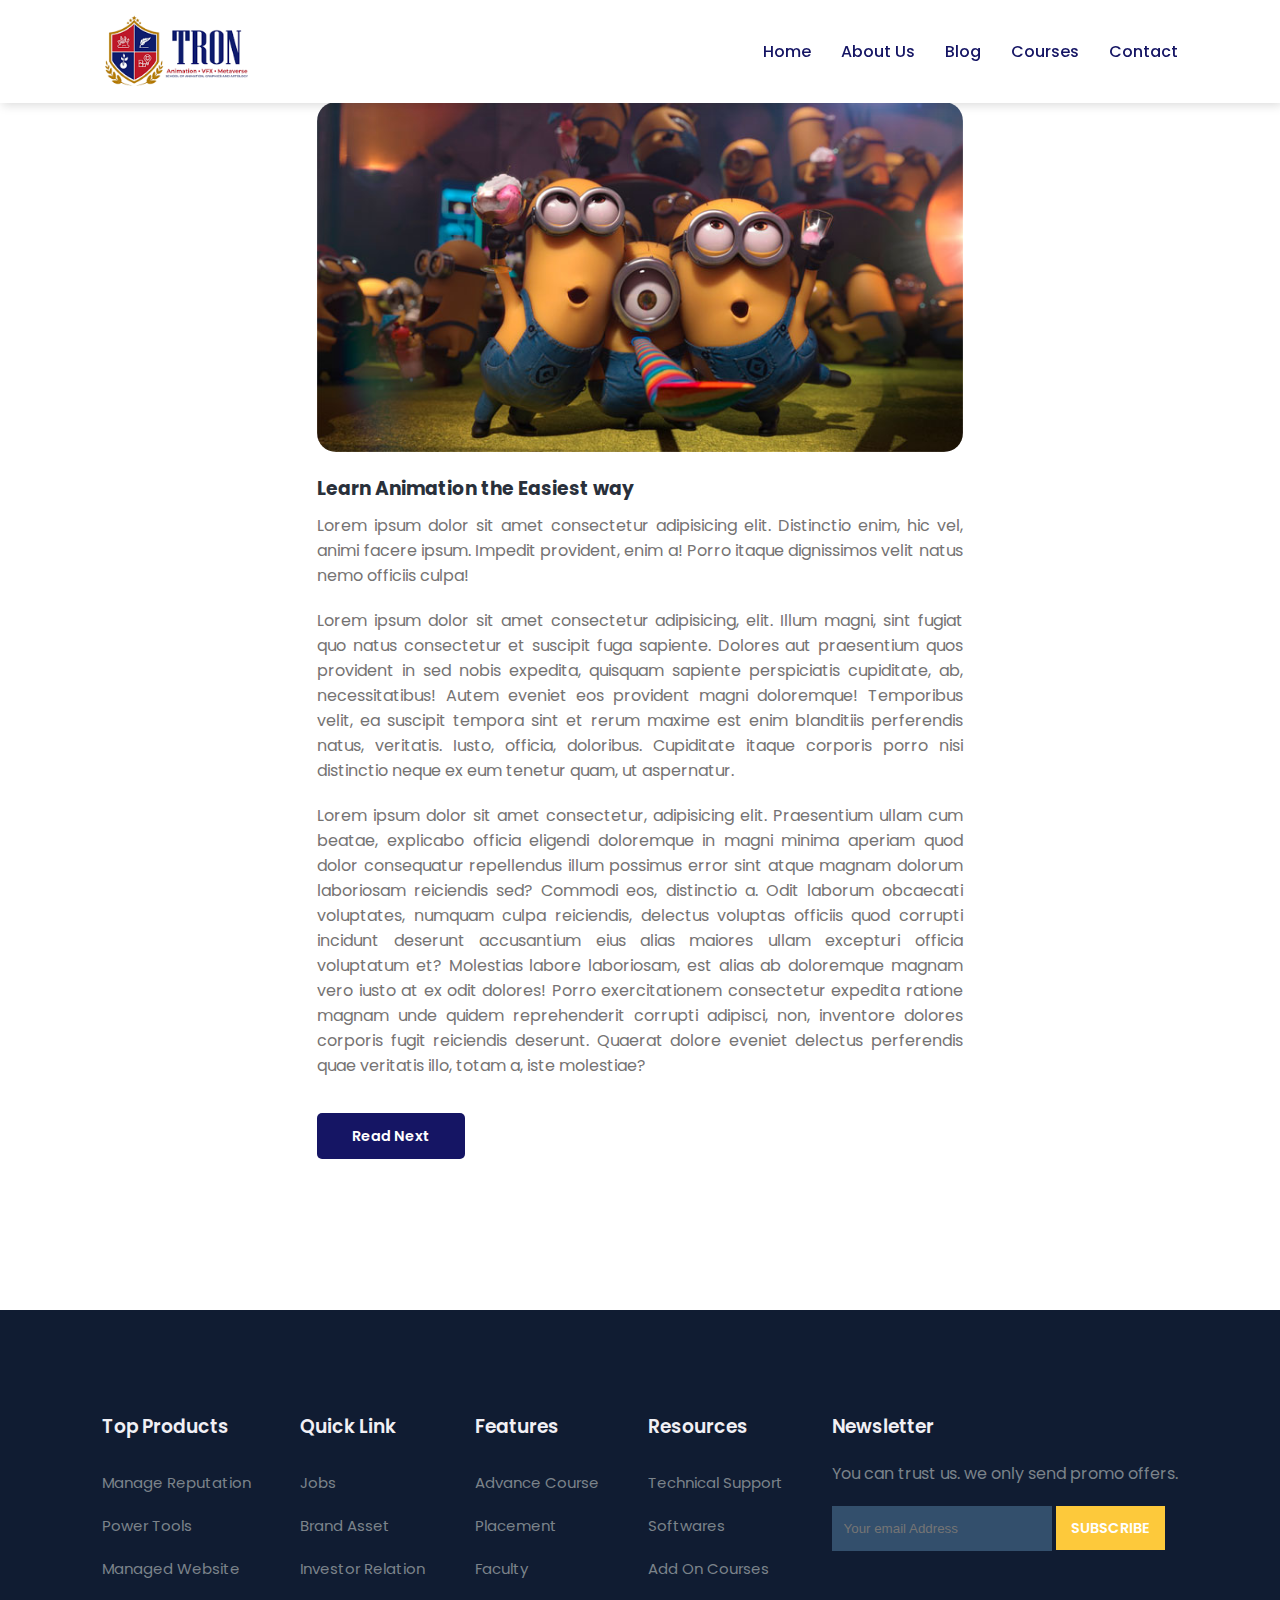
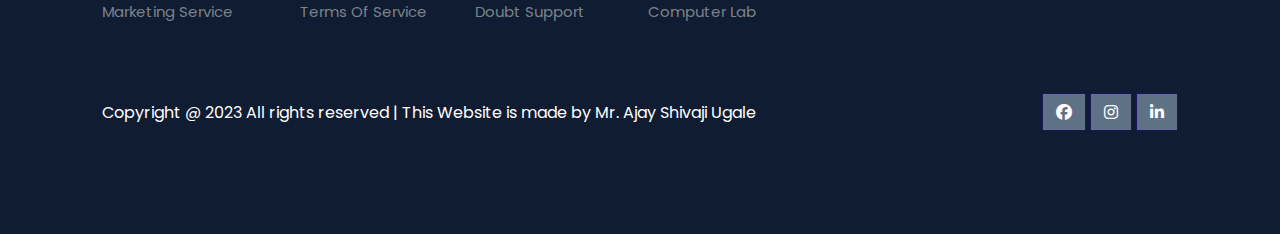
<file: Tron Education/post.html>
<!DOCTYPE html>
<html lang="en">

<head>
    <meta charset="UTF-8">
    <meta name="viewport" content="width=device-width, initial-scale=1.0">
    <title>Single post</title>

    <!-- font Awesome CDN link -->
    <link rel="stylesheet" href="https://cdnjs.cloudflare.com/ajax/libs/font-awesome/6.1.1/css/all.min.css" />

    <!-- External CSS -->
    <link rel="stylesheet" href="style.css">
    <link rel="stylesheet" href="about.css">
    <link rel="stylesheet" href="blog.css">
    <link rel="stylesheet" href="post.css">

    <!-- JQuery CDN link -->
    <script src="https://code.jquery.com/jquery-3.6.0.min.js" integrity="sha256-/xUj+3OJU5yExlq6GSYGSHk7tPXikynS7ogEvDej/m4=" crossorigin="anonymous"></script>
</head>

<body>
    <!-- Navigation start -->
    <nav>
        <img src="img/tron1.0.png" class="logo" alt="">

        <div class="navigation">
            <ul>
                <i id="menu-close" class="fas fa-times"></i>
                <li><a href="index2.html">Home</a></li>
                <li><a href="about.html">About Us</a></li>
                <li><a href="blog.html">Blog</a></li>
                <li><a href="courses.html">Courses</a></li>
                <li><a href="contact.html">Contact</a></li>
            </ul>

            <img src="img/Animation.jpg" id="menu-btn" alt="">
        </div>
    </nav>
    <!-- Navigation ends -->


    <!-- Post body starts from here -->
    <div id="blog-container">
        <div class="blogs blogpost">
            <div class="post">
                <img src="img/Animation.jpg" alt="">
                <h3>Learn Animation the Easiest way</h3>
                <p>
                    Lorem ipsum dolor sit amet consectetur adipisicing elit. Distinctio enim, hic vel, animi facere ipsum. Impedit provident, enim a! Porro itaque dignissimos velit natus nemo officiis culpa!
                </p>

                <p>
                    Lorem ipsum dolor sit amet consectetur adipisicing, elit. Illum magni, sint fugiat quo natus consectetur et suscipit fuga sapiente. Dolores aut praesentium quos provident in sed nobis expedita, quisquam sapiente perspiciatis cupiditate, ab, necessitatibus!
                    Autem eveniet eos provident magni doloremque! Temporibus velit, ea suscipit tempora sint et rerum maxime est enim blanditiis perferendis natus, veritatis. Iusto, officia, doloribus. Cupiditate itaque corporis porro nisi distinctio
                    neque ex eum tenetur quam, ut aspernatur.
                </p>

                <p>
                    Lorem ipsum dolor sit amet consectetur, adipisicing elit. Praesentium ullam cum beatae, explicabo officia eligendi doloremque in magni minima aperiam quod dolor consequatur repellendus illum possimus error sint atque magnam dolorum laboriosam reiciendis
                    sed? Commodi eos, distinctio a. Odit laborum obcaecati voluptates, numquam culpa reiciendis, delectus voluptas officiis quod corrupti incidunt deserunt accusantium eius alias maiores ullam excepturi officia voluptatum et? Molestias
                    labore laboriosam, est alias ab doloremque magnam vero iusto at ex odit dolores! Porro exercitationem consectetur expedita ratione magnam unde quidem reprehenderit corrupti adipisci, non, inventore dolores corporis fugit reiciendis
                    deserunt. Quaerat dolore eveniet delectus perferendis quae veritatis illo, totam a, iste molestiae?
                </p>

                <br>

                <a href="#">Read Next</a>
            </div>
        </div>
    </div>
    <!-- Post body ends from here -->


    <!-- Footer section starts from here -->
    <footer>
        <div class="footer-col">
            <h3>Top Products</h3>
            <li>Manage Reputation</li>
            <li>Power Tools</li>
            <li>Managed Website</li>
            <li>Marketing Service</li>
        </div>

        <div class="footer-col">
            <h3>Quick Link</h3>
            <li>Jobs</li>
            <li>Brand Asset</li>
            <li>Investor Relation</li>
            <li>Terms Of Service</li>
        </div>

        <div class="footer-col">
            <h3>Features</h3>
            <li>Advance Course</li>
            <li>Placement</li>
            <li>Faculty</li>
            <li>Doubt Support</li>
        </div>

        <div class="footer-col">
            <h3>Resources</h3>
            <li>Technical Support</li>
            <li>Softwares</li>
            <li>Add On Courses</li>
            <li>Computer Lab</li>
        </div>

        <div class="footer-col">
            <h3>Newsletter</h3>
            <p>You can trust us. we only send promo offers.</p>

            <div class="subscribe">
                <input type="email" placeholder="Your email Address">
                <a href="#" class="yellow">SUBSCRIBE</a>
            </div>
        </div>

        <div class="copyright">
            <p>
                Copyright @ 2023 All rights reserved | This Website is made by Mr. Ajay Shivaji Ugale
            </p>
            <div class="pro-links">
                <i class="fab fa-facebook"></i>
                <i class="fab fa-instagram"></i>
                <i class="fab fa-linkedin-in"></i>
            </div>
        </div>
    </footer>
    <!-- Footer section ends from here -->

    <script>
        // Show menu links on burger click
        $('#menu-btn').click(function() {
            $('nav .navigation ul').addClass('active')
        });

        // Hide navbar on click function
        $('#menu-close').click(function() {
            $('nav .navigation ul').removeClass('active')
        });
    </script>
</body>

</html>
</file>
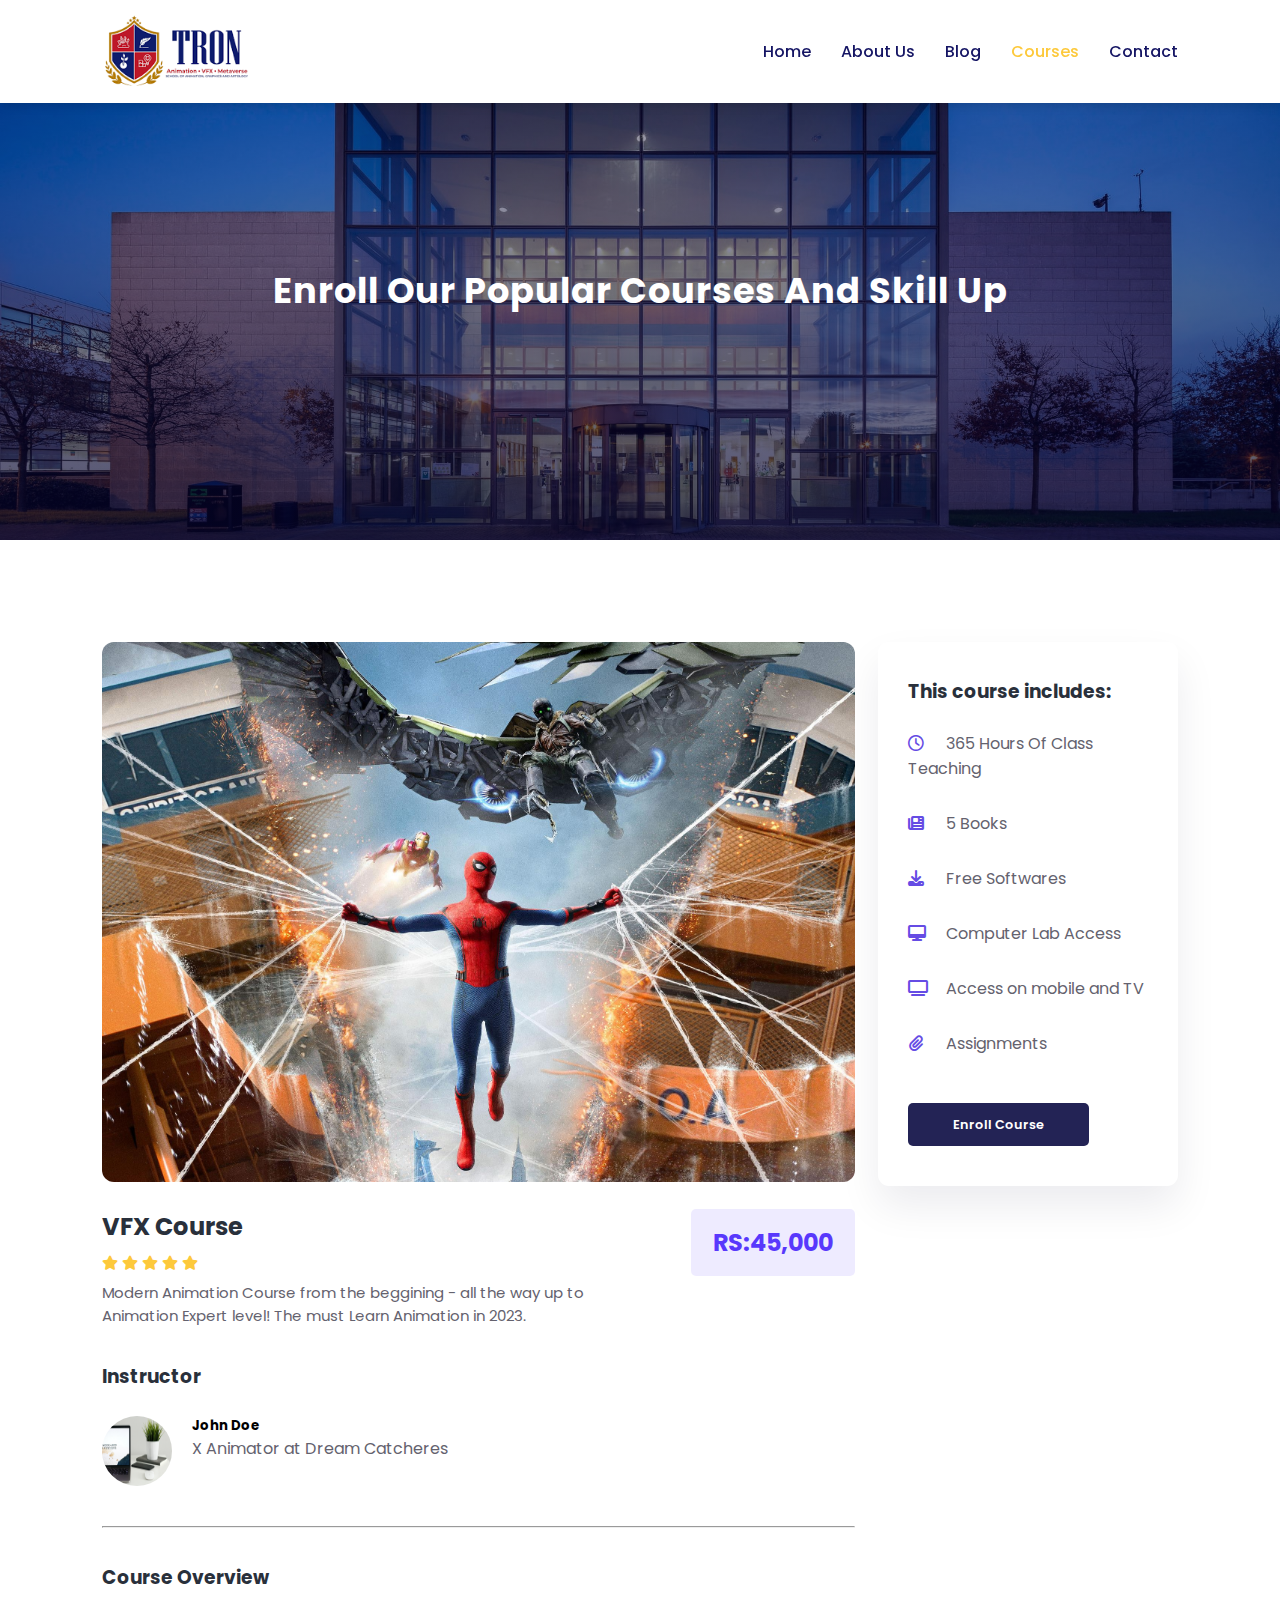
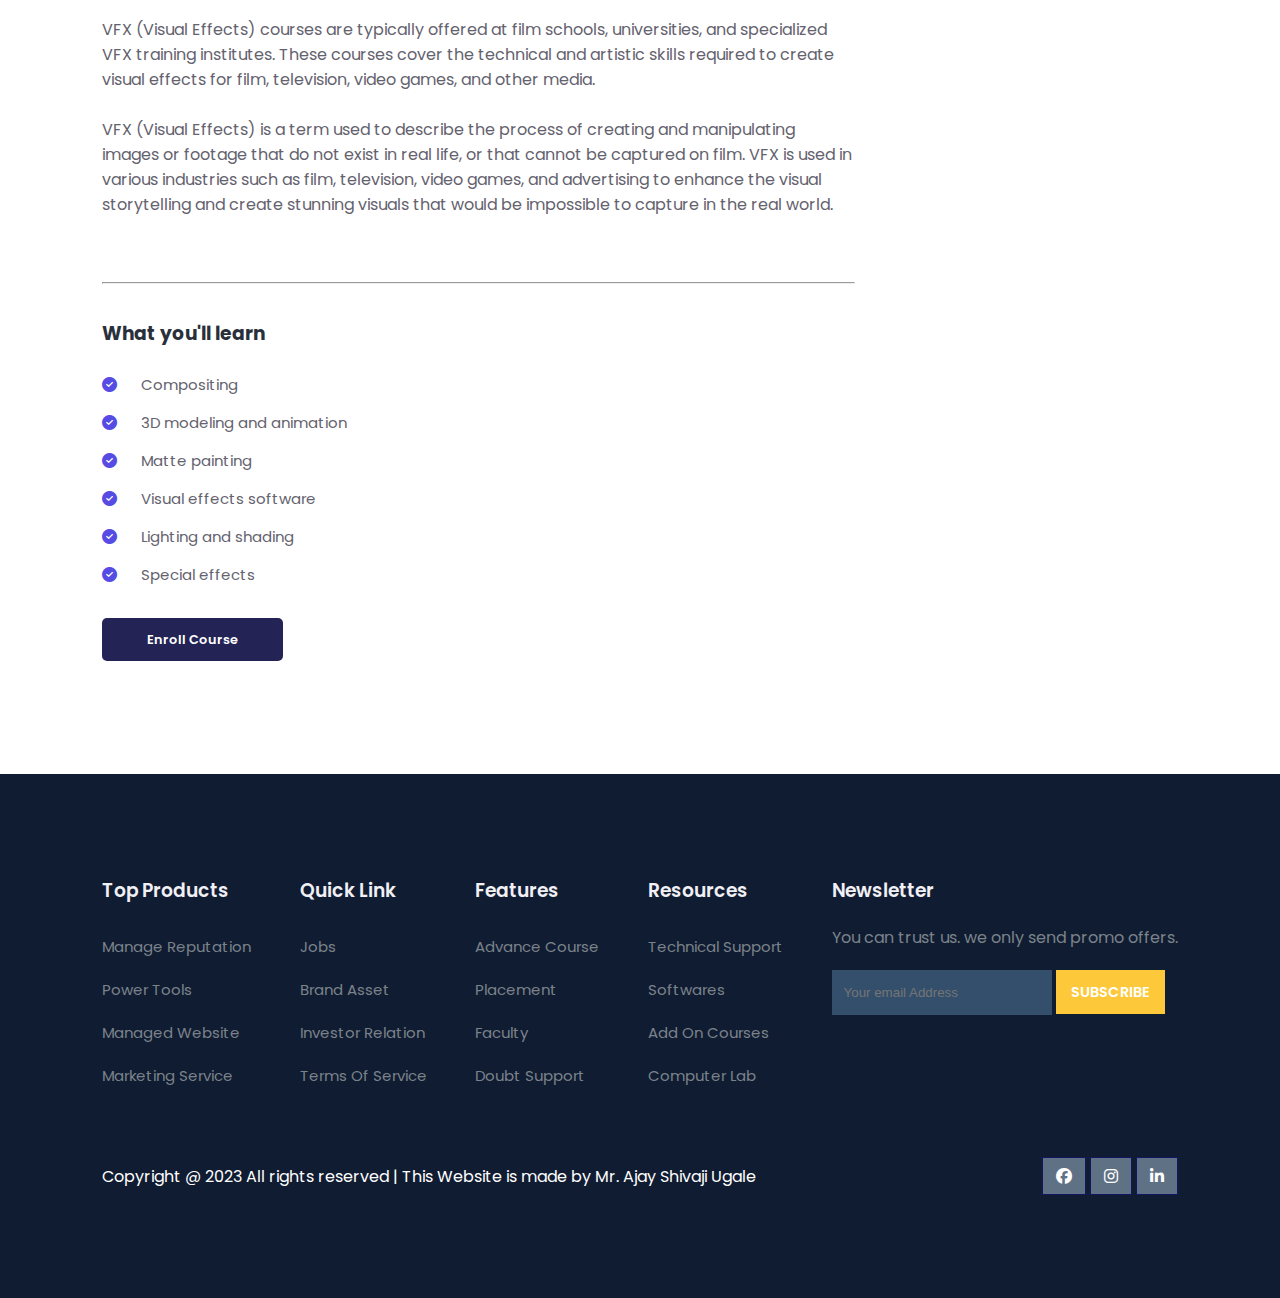
<file: Tron Education/Vfx.html>
<!DOCTYPE html>
<html lang="en">

<head>
    <meta charset="UTF-8">
    <meta name="viewport" content="width=device-width, initial-scale=1.0">
    <title>Courses</title>

    <!-- font Awesome CDN link -->
    <link rel="stylesheet" href="https://cdnjs.cloudflare.com/ajax/libs/font-awesome/6.1.1/css/all.min.css" />

    <!-- External CSS -->
    <link rel="stylesheet" href="style.css">
    <link rel="stylesheet" href="about.css">
    <link rel="stylesheet" href="course-inner.css">

    <!-- JQuery CDN link -->
    <script src="https://code.jquery.com/jquery-3.6.0.min.js" integrity="sha256-/xUj+3OJU5yExlq6GSYGSHk7tPXikynS7ogEvDej/m4=" crossorigin="anonymous"></script>
</head>

<body>
    <!-- Navigation start -->
    <nav>
        <img src="img/tron1.0.png" class="logo" alt="">

        <div class="navigation">
            <ul>
                <i id="menu-close" class="fas fa-times"></i>
                <li><a href="index2.html">Home</a></li>
                <li><a href="about.html">About Us</a></li>
                <li><a href="blog.html">Blog</a></li>
                <li><a href="courses.html" class="active">Courses</a></li>
                <li><a href="contact.html">Contact</a></li>
            </ul>

            <img src="img/menu.png" id="menu-btn" alt="">
        </div>
    </nav>
    <!-- Navigation ends -->


    <!-- Hero section starts from here -->
    <section id="about-home">
        <h2>
            Enroll Our Popular Courses And Skill Up
        </h2>
    </section>
    <!-- Hero section ends from here -->


    <!-- Course body section starts -->
    <section id="course-inner">
        <div class="overview">
            <img class="course-img" src="img/vfx.jpg" alt="">

            <div class="course-head">
                <div class="c-name">
                    <h2>VFX Course</h2>

                    <div class="star">
                        <i class="fa-solid fa-star"></i>
                        <i class="fa-solid fa-star"></i>
                        <i class="fa-solid fa-star"></i>
                        <i class="fa-solid fa-star"></i>
                        <i class="fa-solid fa-star"></i>
                    </div>

                    <p>
                        Modern Animation Course from the beggining - all the way up to Animation Expert level! The must Learn Animation in 2023.
                    </p>
                </div>
                <span>RS:45,000</span>
            </div>

            <h3>Instructor</h3>
            <div class="tutor">
                <img src="img/c4.jpg" alt="">
                <div class="tutor-det">
                    <h5>John Doe</h5>
                    <p>X Animator at Dream Catcheres</p>
                </div>
            </div>

            <hr>

            <h3>Course Overview</h3>

            <p>
                VFX (Visual Effects) courses are typically offered at film schools, universities, and specialized VFX training institutes. These courses cover the technical and artistic skills required to create visual effects for film, television, video games, and other
                media.
            </p>
            <br>
            <p>
                VFX (Visual Effects) is a term used to describe the process of creating and manipulating images or footage that do not exist in real life, or that cannot be captured on film. VFX is used in various industries such as film, television, video games, and
                advertising to enhance the visual storytelling and create stunning visuals that would be impossible to capture in the real world.
            </p>
            <br>
            <p>

            </p>

            <hr>

            <h3>What you'll learn</h3>

            <div class="learn">
                <p>
                    <i class="far fa-check-circle"></i> Compositing
                </p>
                <p>
                    <i class="far fa-check-circle"></i> 3D modeling and animation
                </p>
                <p>
                    <i class="far fa-check-circle"></i> Matte painting
                </p>
                <p>
                    <i class="far fa-check-circle"></i> Visual effects software
                </p>
                <p>
                    <i class="far fa-check-circle"></i> Lighting and shading
                </p>
                <p>
                    <i class="far fa-check-circle"></i> Special effects
                </p>

                <div class="enroll-btn">
                    <a href="#" class="blue">Enroll Course</a>
                </div>
            </div>
        </div>

        <div class="enroll">
            <h3>This course includes:</h3>

            <p>
                <i class="far fa-clock"></i> 365 Hours Of Class Teaching
            </p>
            <p>
                <i class="fa-solid fa-newspaper"></i> 5 Books
            </p>
            <p>
                <i class="fa-solid fa-download"></i> Free Softwares
            </p>
            <p>
                <i class="fas fa-desktop"></i> Computer Lab Access
            </p>
            <p>
                <i class="fa-solid fa-tv"></i> Access on mobile and TV
            </p>
            <p>
                <i class="fa-solid fa-paperclip"></i> Assignments
            </p>

            <div class="enroll-btn">
                <a href="#" class="blue">Enroll Course</a>
            </div>
        </div>
    </section>
    <!-- Course body section starts -->


    <!-- Footer section starts from here -->
    <footer>
        <div class="footer-col">
            <h3>Top Products</h3>
            <li>Manage Reputation</li>
            <li>Power Tools</li>
            <li>Managed Website</li>
            <li>Marketing Service</li>
        </div>

        <div class="footer-col">
            <h3>Quick Link</h3>
            <li>Jobs</li>
            <li>Brand Asset</li>
            <li>Investor Relation</li>
            <li>Terms Of Service</li>
        </div>

        <div class="footer-col">
            <h3>Features</h3>
            <li>Advance Course</li>
            <li>Placement</li>
            <li>Faculty</li>
            <li>Doubt Support</li>
        </div>

        <div class="footer-col">
            <h3>Resources</h3>
            <li>Technical Support</li>
            <li>Softwares</li>
            <li>Add On Courses</li>
            <li>Computer Lab</li>
        </div>

        <div class="footer-col">
            <h3>Newsletter</h3>
            <p>You can trust us. we only send promo offers.</p>

            <div class="subscribe">
                <input type="email" placeholder="Your email Address">
                <a href="#" class="yellow">SUBSCRIBE</a>
            </div>
        </div>

        <div class="copyright">
            <p>
                Copyright @ 2023 All rights reserved | This Website is made by Mr. Ajay Shivaji Ugale
            </p>
            <div class="pro-links">
                <i class="fab fa-facebook"></i>
                <i class="fab fa-instagram"></i>
                <i class="fab fa-linkedin-in"></i>
            </div>
        </div>
    </footer>
    <!-- Footer section ends from here -->

    <script>
        // Show menu links on burger click
        $('#menu-btn').click(function() {
            $('nav .navigation ul').addClass('active')
        });

        // Hide navbar on click function
        $('#menu-close').click(function() {
            $('nav .navigation ul').removeClass('active')
        });
    </script>
</body>

</html>
</file>
<file: Tron Education/style.css>
@import url('https://fonts.googleapis.com/css2?family=Inter:wght@100;200;300;400;500&family=Poppins:ital,wght@0,100;0,200;0,300;0,400;0,500;0,600;0,700;0,800;0,900;1,700;1,800;1,900&display=swap');
* {
    margin: 0;
    padding: 0;
    box-sizing: border-box;
}

.btn1 {
    font-size: 0.8rem;
    border: none;
    outline: none;
    padding: 10px 12px;
    border-radius: 10px;
    background-color: rgb(21, 21, 100);
    color: #fff;
}

body {
    font-family: 'Poppins', sans-serif;
}

h1 {
    font-size: 2.5rem;
    font-weight: 700;
    color: rgb(35, 35, 85);
}

span {
    font-size: .9rem;
}

h6 {
    font-size: 1.1rem;
    color: rgb(24, 24, 49);
}


/*------------- Navigation style start ------------*/

nav {
    position: fixed;
    width: 100%;
    background-color: #fff;
    display: flex;
    justify-content: space-between;
    align-items: center;
    padding: 1vw 8vw;
    box-shadow: 2px 2px 10px rgba(0, 0, 0, 0.15);
    z-index: 1;
}

nav .logo {
    width: 150px;
    cursor: pointer;
}

nav .navigation {
    display: flex;
}

#menu-btn {
    width: 30px;
    height: 30px;
    display: none;
}

#menu-close {
    display: none;
}

nav .navigation ul {
    display: flex;
    justify-content: flex-end;
    align-items: center;
}

nav .navigation ul li {
    list-style: none;
    margin-left: 30px;
}

nav .navigation ul li a {
    text-decoration: none;
    color: rgb(21, 21, 100);
    font-size: 16px;
    font-weight: 500;
    transition: 0.3s ease;
}

nav .navigation ul li a.active,
nav .navigation ul li a:hover {
    color: #FDC93B;
}


/*------------- Navigation style end ------------*/


/*------------- Hero section styling start --------------*/

#home {
    background-image: linear-gradient(rgba(9, 5, 54, 0.3), rgba(5, 4, 46, 0.7)), url("img/back.jpg");
    width: 100%;
    height: 100vh;
    background-size: cover;
    background-position: center center;
    display: flex;
    flex-direction: column;
    justify-content: center;
    align-items: center;
    text-align: center;
    padding-top: 40px;
}

#home h2 {
    color: #fff;
    font-size: 2.2rem;
    letter-spacing: 1px;
}

#home p {
    width: 50%;
    color: #fff;
    font-size: 0.9rem;
    line-height: 25px;
}

#home .btn {
    margin-top: 30px;
}

#home a {
    text-decoration: none;
    font-size: 0.9rem;
    padding: 13px 35px;
    background-color: #fff;
    font-weight: 600;
    border-radius: 5px;
}

#home a.blue {
    color: #fff;
    background: rgb(21, 21, 100);
    transition: 0.3s ease;
}

#home a.blue:hover {
    color: rgb(21, 21, 100);
    background: #fff;
}

#home a.yellow {
    color: #fff;
    background: #fdc938;
    transition: 0.3s ease;
}

#home a.yellow:hover {
    color: rgb(21, 21, 100);
    background: #fff;
}


/*------------- Hero section styling end --------------*/


/*------------- Features section styling start -------------*/

#features {
    padding: 5vw 8vw 0 8vw;
    text-align: center;
}

#features .fea-base {
    display: grid;
    grid-template-columns: repeat(auto-fit, minmax(320px, 1fr));
    grid-gap: 1rem;
    margin-top: 50px;
}

#features .fea-box {
    background: #edf1f2;
    text-align: start;
    padding: 1.2rem;
    border-radius: 6px;
}

#features .fea-box i {
    font-size: 2.3rem;
    color: rgb(44, 44, 80);
}

#features .fea-box h3 {
    font-size: 1.2rem;
    font-weight: 600;
    color: rgb(46, 46, 59);
    padding: 13px 0 7px 0;
}

#features .fea-box p {
    font-size: 1rem;
    font-weight: 400;
    color: rgb(70, 70, 87);
}


/*------------- Features section styling end -------------*/


/*------------- Courses section styling start ------------*/

#course {
    padding: 8vw 8vw 8vw 8vw;
    text-align: center;
}

#course .course-box {
    display: grid;
    grid-template-columns: repeat(auto-fit, minmax(320px, 1fr));
    grid-gap: 1rem;
    margin-top: 50px;
}

#course .courses {
    text-align: start;
    background: #edf1f2;
    height: 100%;
    position: relative;
}

#course .courses img {
    width: 100%;
    height: 60%;
    background-size: cover;
    background-position: center;
}

#course .courses .details {
    padding: 15px 15px 0 15px;
}

#course .courses .details i {
    color: #fdc93b;
    font-size: .9rem;
}

#course .courses .cost {
    background-color: rgb(74, 74, 136);
    color: #fff;
    line-height: 70px;
    width: 70px;
    height: 70px;
    text-align: center;
    border-radius: 50%;
    position: absolute;
    right: 15px;
    bottom: 100px;
}


/*------------- Courses section styling end ------------*/


/*------------- Registration section styling start ----------*/

#registration {
    padding: 6vw 8vw 6vw 8vw;
    background-image: linear-gradient(rgba(99, 112, 168, 0.5), rgba(81, 91, 233, 0.5)), url("img/signup.jpg");
    width: 100%;
    height: 100%;
    background-size: cover;
    background-position: center;
    display: flex;
    justify-content: space-between;
    align-items: center;
}

#registration .reminder,
#registration .reminder h1 {
    color: #fff;
}

#registration .reminder .time {
    display: flex;
    margin-top: 40px;
}

#registration .reminder .time .date {
    text-align: center;
    padding: 13px 33px;
    background: rgba(255, 255, 255, 0.25);
    backdrop-filter: blur(4px);
    box-shadow: 0 8px 32px 0 rgba(31, 38, 135, 0.37);
    border-radius: 10px;
    margin: 0 5px 10px 5px;
    border: 1px solid rgba(255, 255, 255, 0.18);
    font-size: 1.1rem;
    font-weight: 600;
}

#registration .form {
    background: #fff;
    border-radius: 8px;
    display: flex;
    flex-direction: column;
    padding: 40px;
    box-shadow: 0 8px 32px 0 rgba(31, 38, 135, 0.37);
}

#registration .form input {
    margin: 15px 0;
    padding: 15px 10px;
    border: 1px solid rgb(84, 40, 241);
    outline: none;
}

#registration .form input::placeholder {
    color: #413c3c;
    font-weight: 500;
    font-size: 0.9rem;
}

#registration .form .btn {
    margin-top: 20px;
}

#registration .form a.yellow {
    text-decoration: none;
    font-size: 0.9rem;
    padding: 13px 35px;
    background-color: #fff;
    font-weight: 600;
    border-radius: 5px;
    color: #fff;
    background: #fdc938;
    transition: 0.3s ease;
}

#registration .form a.yellow:hover {
    color: rgb(21, 21, 100);
    background: #fff;
}


/*------------- Registration section styling end ----------*/


/*------------- Experts section styling starts ----------*/

#experts {
    padding: 8vw 8vw 8vw 8vw;
    text-align: center;
}

#experts .expert-box {
    display: grid;
    grid-template-columns: repeat(auto-fit, minmax(250px, 1fr));
    grid-gap: 1rem;
    margin-top: 50px;
}

#experts .expert-box .profile {
    background: #fafaf1;
    padding: 30px 10px;
    box-shadow: rgba(17, 17, 26, 0.05) 0px 1px 0px, rgba(17, 17, 26, 0.1) 0px 0px 8px;
}

#experts .expert-box .profile:hover {
    box-shadow: rgba(0, 0, 0, 0.1) 0px 10px 50px;
}

.pro-links {
    margin-top: 10px;
}

.pro-links i {
    padding: 10px 13px;
    border: 1px solid rgb(21, 21, 100);
    cursor: pointer;
    transition: 0.3s ease;
}

.pro-links i:hover {
    background: rgb(21, 21, 100);
    color: #fff;
}


/*------------- Experts section styling ends ----------*/


/*------------- Footer section styling starts ------------*/

footer {
    padding: 8vw;
    background-color: #101c32;
    display: flex;
    justify-content: space-between;
    align-items: flex-start;
    flex-wrap: wrap;
}

footer .footer-col {
    padding-bottom: 40px;
}

footer h3 {
    color: rgb(241, 240, 245);
    font-weight: 600;
    padding-bottom: 20px;
}

footer li {
    list-style: none;
    color: #7b838a;
    padding: 10px 0;
    font-size: 15px;
    cursor: pointer;
    transition: 0.3s ease;
}

footer li:hover {
    color: rgb(241, 240, 245);
}

footer p {
    color: #7b838a;
}

footer .subscribe {
    margin-top: 20px;
}

footer input {
    width: 220px;
    padding: 15px 12px;
    background: #334F6C;
    border: none;
    outline: none;
    color: #fff;
}

footer .subscribe a {
    text-decoration: none;
    font-size: 0.9rem;
    padding: 12px 15px;
    background-color: #fff;
    font-weight: 600;
}

footer .subscribe a.yellow {
    color: #fff;
    background: #fdc93b;
    transition: 0.3s ease;
}

footer .subscribe a.yellow:hover {
    color: rgb(21, 21, 100);
    background: #fff;
}

footer .copyright {
    margin-top: 20px;
    width: 100%;
    display: flex;
    justify-content: space-between;
    align-items: center;
    flex-wrap: wrap;
}

footer .copyright p,
footer .copyright p>a {
    color: #fff;
    text-decoration: none;
}

footer .copyright .pro-links {
    margin-top: 0px;
}

footer .copyright .pro-links i {
    background-color: #5f7185;
    color: #fff;
}

footer .copyright .pro-links i:hover {
    background: #fdc93b;
    color: #2c2c2c;
}


/*------------- Footer section styling ends ------------*/


/*---------------------------------------------------------*/


/*-------------------- Ipad screen styling ----------------*/


/*---------------------------------------------------------*/

@media screen and (max-width: 789px) {
    nav {
        padding: 15px 20px;
    }
    nav img {
        width: 130px;
    }
    #menu-btn {
        display: initial;
    }
    #menu-close {
        display: initial;
        font-size: 1.6rem;
        color: #fff;
        padding: 30px 0 20px 20px;
    }
    nav .navigation ul {
        position: absolute;
        top: 0;
        right: -220px;
        display: flex;
        flex-direction: column;
        justify-content: flex-start;
        align-items: flex-start;
        width: 220px;
        height: 100vh;
        background: rgba(17, 20, 104, 0.45);
        backdrop-filter: blur(4.5px);
        border: 1px solid rgba(255, 255, 255, 0.18);
        transition: 0.3s ease-in;
    }
    nav .navigation ul.active {
        right: 0;
    }
    nav .navigation ul li {
        padding: 20px 0 20px 40px;
        margin-left: 0;
    }
    nav .navigation ul li a {
        color: #fff;
    }
    #home {
        padding: 0px;
    }
    #home p {
        width: 90%;
    }
    #features {
        padding: 8vw 4vw 0 4vw;
    }
    #course {
        padding: 8vw 4vw 8vw 4vw;
    }
    #registration {
        padding: 6vw 4vw 6vw 4vw;
        gap: 2.2rem;
    }
    #registration .reminder .time {
        display: flex;
        justify-content: space-between;
        flex-wrap: wrap;
        margin-top: 40px;
    }
    #experts {
        padding: 8vw 4vw 6vw 4vw;
    }
    footer .copyright .pro-links {
        margin-top: 20px;
    }
}

@media screen and (max-width: 475px) {
    #registration {
        flex-direction: column;
    }
    .reminder p,
    .reminder h1 {
        text-align: center;
    }
    .reminder h1 {
        font-size: 1.8rem;
    }
    #registration .reminder .time {
        justify-content: space-evenly;
        margin-top: 20px;
    }
}
</file>
<file: Tron Education/about.css>
#about-home
{
	background-image: linear-gradient(rgba(9, 5, 54, 0.3), rgba(5,4,46,0.7)), url("img/back1.jpg");
	width: 100%;
	height: 60vh;
	background-size: cover;
	background-position: center center;
	display: flex;
	flex-direction: column;
	justify-content: center;
	align-items: center;
	text-align: center;
	padding-top: 40px;
}

#about-home h2
{
	color: #fff;
	font-size: 2.2rem;
	letter-spacing: 1px;
}

#about-container
{
	display: flex;
	align-items: center;
	padding: 8vw 8vw 2vw 8vw;
}

#about-container .about-img
{
	width: 60%;
	padding-right: 60px;
}

#about-container .about-img img
{
	width: 100%;
}

#about-container .about-text
{
	width: 40%;
}

#about-container .about-text h2
{
	color: #29303B;
	padding-bottom: 15px;
}

#about-container .about-text p
{
	color: #686F7A;
	font-weight: 300;
}

#about-container .about-text .about-fe
{
	display: flex;
	justify-content: space-between;
	align-items: flex-start;
	margin-top: 30px;
}

#about-container .about-text .about-fe img
{
	width: 50px;
	background-size: cover;
	background-position: center;
	margin-right: 20px;
}

#about-container .about-text .about-fe .fe-text
{
	width: 90%;
}

#about-container .about-text .about-fe .fe-text h5
{
	font-size: 16px;
	color: #29303B;
}



/*------------------- Trust section starts from here ---------------*/
#trust
{
	text-align: center;
	padding: 8vw;
}

#trust .trust-img
{
	margin-top: 60px;
	display: flex;
	justify-content: space-between;
}

#trust .trust-img img
{
	width: 90px;
	height: auto;
}
/*------------------- Trust section ends from here ---------------*/




/*------------------------------------------------------------------*/
/*------------------- Tablet screen starts from here ---------------*/
/*------------------------------------------------------------------*/
@media screen and (max-width: 768px)
{
	#about-container
	{
		padding: 8vw 4vw 2vw 4vw;
	}

	#about-container .about-img
	{
		padding-right: 30px;
	}

	#trust .trust-img img
	{
		width: 50px;
		height: auto;
	}
}


/*------------------------------------------------------------------*/
/*------------------- Smartphone screen starts from here ---------------*/
/*------------------------------------------------------------------*/
@media screen and (max-width: 475px)
{
	#about-container
	{
		flex-direction: column-reverse;
	}

	#about-container .about-img
	{
		width: 100%;
		padding: 0;
	}

	#about-container .about-text
	{
		width: 100%;
		padding-bottom: 20px;
	}

	#trust .trust-img
	{
		margin-top: 40px;
		flex-wrap: wrap;
	}

	#trust .trust-img img
	{
		width: 60px;
		margin: 10px 15px;
		height: auto;
	}
}
</file>
<file: Tron Education/blog.css>
#blog-container
{
	display: flex;
	align-items: flex-start;
	justify-content: space-between;
	padding: 8vw;
}

#blog-container .blogs
{
	width: 60%;
}

#blog-container .blogs img
{
	width: 100%;
	border-radius: 19px;
}

#blog-container .blogs .post
{
	padding-bottom: 60px;
}

#blog-container .blogs .post h3
{
	color: #29303B;
	padding: 15px 0 10px 0;
}

#blog-container .blogs .post p
{
	color: #757373;
	padding-bottom: 20px;
}

#blog-container .blogs .post a
{
	text-decoration: none;
	font-size: 0.9rem;
	padding: 13px 35px;
	background-color: rgb(21, 21, 100);
	color: #fff;
	border-radius: 5px;
	font-weight: 600;
}

#blog-container .cate
{
	width: 30%;
}

#blog-container .cate h2
{
	padding-bottom: 7px;
}

#blog-container .cate a
{
	text-decoration: none;
	color: #757373;
	font-weight: 500;
	line-height: 45px;
}


/*------------------------------------------------------*/
/*------------------- For tablet screen ----------------*/
/*------------------------------------------------------*/
@media (max-width: 789px)
{
	#blog-container
	{
		padding: 8vw 4vw;
	}
}




/*------------------------------------------------------*/
/*------------------- For mobile screen ----------------*/
/*------------------------------------------------------*/
@media screen and (max-width: 475px)
{
	#blog-container
	{
		flex-direction: column;
	}

	#blog-container .blogs
	{
		width: 100%;
	}

	#blog-container .cate
	{
		width: 100%;
	}
}
</file>
<file: Tron Education/course-inner.css>
#course-inner
{
	display: flex;
	justify-content: space-between;
	align-items: flex-start;
	padding: 8vw;
}

#course-inner h3
{
	padding: 35px 0 25px 0;
	color: #29303B;
}

#course-inner p
{
	color: #64626e;
}

#course-inner hr
{
	height: 1px;
	background: rgba(236, 226, 229, 0.5);
	margin-top: 40px;
}

#course-inner .overview
{
	width: 70%;
}


#course-inner .overview .course-img
{
	width: 100%;
	height: 60vh;
	object-fit: cover;
	border-radius: 12px;
	margin-bottom: 20px;
}

#course-inner .overview .course-head
{
	display: flex;
	align-items: flex-start;
	justify-content: space-between;
}

#course-inner .overview .course-head .c-name
{
	width: 70%;
}

#course-inner .overview .course-head .c-name h2
{
	color: #29303B;
}

#course-inner .overview .course-head .c-name .star
{
	margin: 6px 0;
}

#course-inner .overview .course-head .c-name .star i
{
	color: #FDC93B;
	font-size: 0.9rem;
}

#course-inner .overview .course-head .c-name p
{
	font-size: 15px;
}

#course-inner .overview .course-head span
{
	padding: 16px 22px;
	border-radius: 5px;
	color: #5838fc;
	font-size: 24px;
	font-weight: 700;
	background-color: rgba(88, 56, 252, 0.1);
}

#course-inner .learn p
{
	font-size: 15px;
	padding-bottom: 15px;
}

#course-inner .learn p i
{
	color: #564ce4;
	font-weight: 700;
	margin-right: 20px;
}

#course-inner .tutor
{
	display: flex;
}

#course-inner .tutor img
{
	width: 70px;
	height: 70px;
	border-radius: 50%;
	margin-right: 20px;
}

#course-inner .enroll
{
	width: 300px;
	padding: 0 30px 30px 30px;
	border-radius: 11px;
	box-shadow: 0px 20px 40px 0 rgb(11 2 55 / 8%);
}

#course-inner .enroll h3
{
	padding-bottom: 10px;
}

#course-inner .enroll p
{
	padding-bottom: 15px;
	color: #64626e;
	margin: 15px 0;
}

#course-inner .enroll p i
{
	color: #654ce4;
	/*font-weight: 500;*/
	margin-right: 18px;
	width: 16px;
	height: 16px;
	line-height: 16px;
	text-align: center;
}


.enroll-btn
{
	padding: 25px 0 20px 0;
	margin: auto;
	/*text-align:  center;*/
}

.enroll-btn a
{
	text-decoration: none;
	font-size: .8rem;
	padding: 13px 45px;
	border-radius: 5px;
	font-weight: 600;
	background-color: #232355;
	color: #ffffff;
}



@media screen and (max-width: 769px)
{
	#course-inner
	{
		display: flex;
		flex-direction: column;
		justify-content: center;
		align-items: flex-start;
		padding: 8vw 4vw;
	}

	#course-inner .overview
	{
		width: 100%;
	}

	#course-inner .overview .course-img 
	{
		width: 100%;
		height: auto;
		object-fit: cover;
		border-radius: 12px;
		margin-bottom: 20px;
	}

	#course-inner .enroll
	{
		margin-top: 25px;
	}
}





/*----------------------------------------------------*/
/*----------------- Mobile screen styling ------------*/
/*----------------------------------------------------*/
@media screen and (max-width: 475px)
{
	#course-inner .overview .course-head .c-name
	{
		width: 50%;
	}

	#course-inner .overview .course-head .c-name h2
	{
		font-size: 16px;
	}

	#course-inner .enroll 
	{
		width: 100%;
	}
}
</file>
<file: Tron Education/contact.css>
#contact
{
	padding: 8vw;
	display: flex;
	justify-content: space-between;
	align-items: flex-start;
}


#contact .getin
{
	width: 350px;
}

#contact .getin h2
{
	color: #2c234d;
	font-size: 30px;
	font-weight: 800;
	line-height: .8;
	margin-bottom: 16px;
}

#contact .getin p
{
	color: #686875;
	line-height: 24px;
	margin-bottom: 33px;
	padding-bottom: 25px;
	border-bottom: 1px solid #e5e4ed;
}

#contact .getin h3
{
	color: #2c234d;
	font-size: 16px;
	font-weight: 600;
	line-height: 26px;
	margin-bottom: 15px;
}

#contact .getin .getin-details div
{
	display: flex;
}

#contact .getin .getin-details div .get
{
	font-size: 16px;
	line-height: 22px;
	color: #5838fc;
	margin-right: 20px;
}

#contact .getin .getin-details div p
{
	font-size: 14px;
	border-bottom: none;
	line-height: 22px;
	margin-bottom: 15px;
}

#contact .getin .getin-details .pro-links i
{
	margin-right: 8px;
}

#contact .form
{
	width: 60%;
	background: #f7f6fa;
	padding: 40px;
	border-radius: 10px;
}

#contact .form h4
{
	font-size: 24px;
	color: #2c234d;
	line-height: 30px;
	margin-bottom: 8px;
}

#contact .form p
{
	color: #686875;
	line-height: 24px;
	padding-bottom: 25px;
}

#contact .form .form-row
{
	display: flex;
	justify-content: space-between;
	width: 100%;
}

#contact .form .form-row input
{
	width: 48%;
	font-size: 14px;
	font-weight: 400;
	border-radius: 3px;
	border: none;
	background: #fff;
	color: #7e7c87;
	outline: none;
	padding: 20px 30px;
	margin-bottom: 20px;
}

#contact .form .form-col input,
#contact .form .form-col textarea
{
	width: 100%;
	font-size: 14px;
	font-weight: 400;
	border-radius: 3px;
	border: none;
	background: #fff;
	color: #7e7c87;
	outline: none;
	padding: 20px 30px;
	margin-bottom: 20px;
}


#contact .form button
{
	font-size: .9rem;
	padding: 13px 25px;
	background: rgb(21, 21, 100);
	border-radius: 5px;
	outline: none;
	border: none;
	font-weight: 600;
	cursor: pointer;
	color: #fff;
}

#map
{
	width: 100%;
	height: 70vh;
}

#map iframe
{
	width: 100%;
	height: 100%;
}


/*-------------------------------------------------------*/
/*------------- Tablet screen styling -------------------*/
/*-------------------------------------------------------*/
@media screen and (max-width: 769px)
{
	#contact
	{
		padding: 8vw 4vw;
	}

	#contact .getin
	{
		width: 250px;
	}
}


/*---------------------------------------------------------*/
/*-------------- Mobile screen styling -------------------*/
/*---------------------------------------------------------*/
@media screen and (max-width: 475px)
{
	#contact
	{
		flex-direction: column;
		align-items: flex-start;
		justify-content: flex-start;
	}

	#contact .getin
	{
		width: 100%;
		margin-bottom: 30px;
	}

	#contact .form
	{
		width: 100%;
		padding: 40px 30px;
	}

	#contact .form .form-row
	{
		flex-direction: column;
	}

	#contact .form .form-row input
	{
		width: 100%;
	}
}
</file>
<file: Tron Education/assets/css/login.css>
/*===== GOOGLE FONTS =====*/
@import url("https://fonts.googleapis.com/css2?family=Open+Sans:wght@400;600;700&display=swap");

/*===== VARIABLES CSS =====*/
:root{
  /*===== Colores =====*/
  --first-color: #9D4BFF;
  --first-color-dark: #23004D;
  --first-color-light: #A49EAC;
  --first-color-lighten: #F2F2F2;

  /*===== Font and typography =====*/
  --body-font: 'Open Sans', sans-serif;
  --h1-font-size: 1.5rem;
  --normal-font-size: .938rem;
  --small-font-size: .813rem;
}

@media screen and (min-width: 768px){
  :root{
    --normal-font-size: 1rem;
    --small-font-size: .875rem;
  }
}

/*===== BASE =====*/
*,::before,::after{
  box-sizing: border-box;
}

body{
  margin: 0;
  padding: 0;
  font-family: var(--body-font);
  font-size: var(--normal-font-size);
  color: var(--first-color-dark);
}

h1{
  margin: 0;
}

a{
  text-decoration: none;
}

img{
  max-width: 100%;
  height: auto;
  display: block;
}

/*===== LOGIN =====*/
.login{
  display: grid;
  grid-template-columns: 100%;
  height: 100vh;
  margin-left: 1.5rem;
  margin-right: 1.5rem;
}

.login__content{
  display: grid;
}

.login__img{
  justify-self: center;
}

.login__img img{
  width: 310px;
  margin-top: 1.5rem;
}

.login__forms{
  position: relative;
  height: 368px;
}

.login__registre, .login__create{
  position: absolute;
  bottom: 1rem;
  width: 100%;
  background-color: var(--first-color-lighten);
  padding: 2rem 1rem;
  border-radius: 1rem;
  text-align: center;
  box-shadow: 0 8px 20px rgba(35,0,77,.2);
  animation-duration: .4s;
  animation-name: animate-login;
}

@keyframes animate-login{
  0%{
    transform: scale(1,1);
  }
  50%{
    transform: scale(1.1,1.1);
  }
  100%{
    transform: scale(1,1);
  }
}

.login__title{
  font-size: var(--h1-font-size);
  margin-bottom: 2rem;
}

.login__box{
  display: grid;
  grid-template-columns: max-content 1fr;
  column-gap: .5rem;
  padding: 1.125rem 1rem;
  background-color: #FFF;
  margin-top: 1rem;
  border-radius: .5rem;
}

.login__icon{
  font-size: 1.5rem;
  color: var(--first-color);
}

.login__input{
  border: none;
  outline: none;
  font-size: var(--normal-font-size);
  font-weight: 700;
  color: var(--first-color-dark);
}

.login__input::placeholder{
  font-size: var(--normal-font-size);
  font-family: var(--body-font);
  color: var(--first-color-light);
}

.login__forgot{
  display: block;
  width: max-content;
  margin-left: auto;
  margin-top: .5rem;
  font-size: var(--small-font-size);
  font-weight: 600;
  color: var(--first-color-light);
}

.login__button{
  display: block;
  padding: 1rem;
  margin: 2rem 0;
  background-color: var(--first-color);
  color: #FFF;
  font-weight: 600;
  text-align: center;
  border-radius: .5rem;
  transition: .3s;
}

.login__button:hover{
  background-color: var(--first-color-dark);
}

.login__account, .login__signin, .login__signup{
  font-weight: 600;
  font-size: var(--small-font-size);
}

.login__account{
  color: var(--first-color-dark);
}

.login__signin, .login__signup{
  color: var(--first-color);
  cursor: pointer;
}

.login__social{
  margin-top: 2rem;
}

.login__social-icon{
  font-size: 1.5rem;
  color: var(--first-color-dark);
  margin: 0 1.5rem;
}

/*Show login*/
.block{
  display: block;
}

/*Hidden login*/
.none{
  display: none;
}

/* ===== MEDIA QUERIES =====*/
@media screen and (min-width: 576px){
  .login__forms{
    width: 348px;
    justify-self: center;
  }
}

@media screen and (min-width: 1024px){
  .login{
    height: 100vh;
    overflow: hidden;
  }

  .login__content{
    grid-template-columns: repeat(2, max-content);
    justify-content: center;
    align-items: center;
    margin-left: 10rem;
  }

  .login__img{
    display: flex;
    width: 600px;
    height: 588px;
    background-color: var(--first-color-lighten);
    border-radius: 1rem;
    padding-left: 1rem;
  }

  .login__img img{
    width: 390px;
    margin-top: 0;
  }

  .login__registre, .login__create{
    left: -11rem;
  }

  .login__registre{
    bottom: -2rem;
  }

  .login__create{
    bottom: -5.5rem;
  }
}
</file>
<file: Tron Education/post.css>
#blog-container .blogpost
{
	width: 60%;
	margin: auto !important;
}

#blog-container .blogpost p
{
	text-align: justify;
}



/*------------------------------------------------------*/
/*------------------ For Tablet screen -----------------*/
/*------------------------------------------------------*/
@media screen and (max-width: 789px)
{
	#blog-container .blogpost
	{
		padding-top: 30px;
		width: 100%;
	}

	#blog-container .blogpost img
	{
		width: 100%;
		height: 50vh;
		object-fit: cover;
	}
}



/*------------------------------------------------------*/
/*------------------ For Mobile screen -----------------*/
/*------------------------------------------------------*/
@media screen and (max-width: 475px)
{
	#blog-container .blogpost
	{
		padding-top: 70px;
		width: 100%;
	}

	#blog-container .blogpost img
	{
		width: 100%;
		height: 50vh;
		object-fit: cover;
	}
}
</file>
